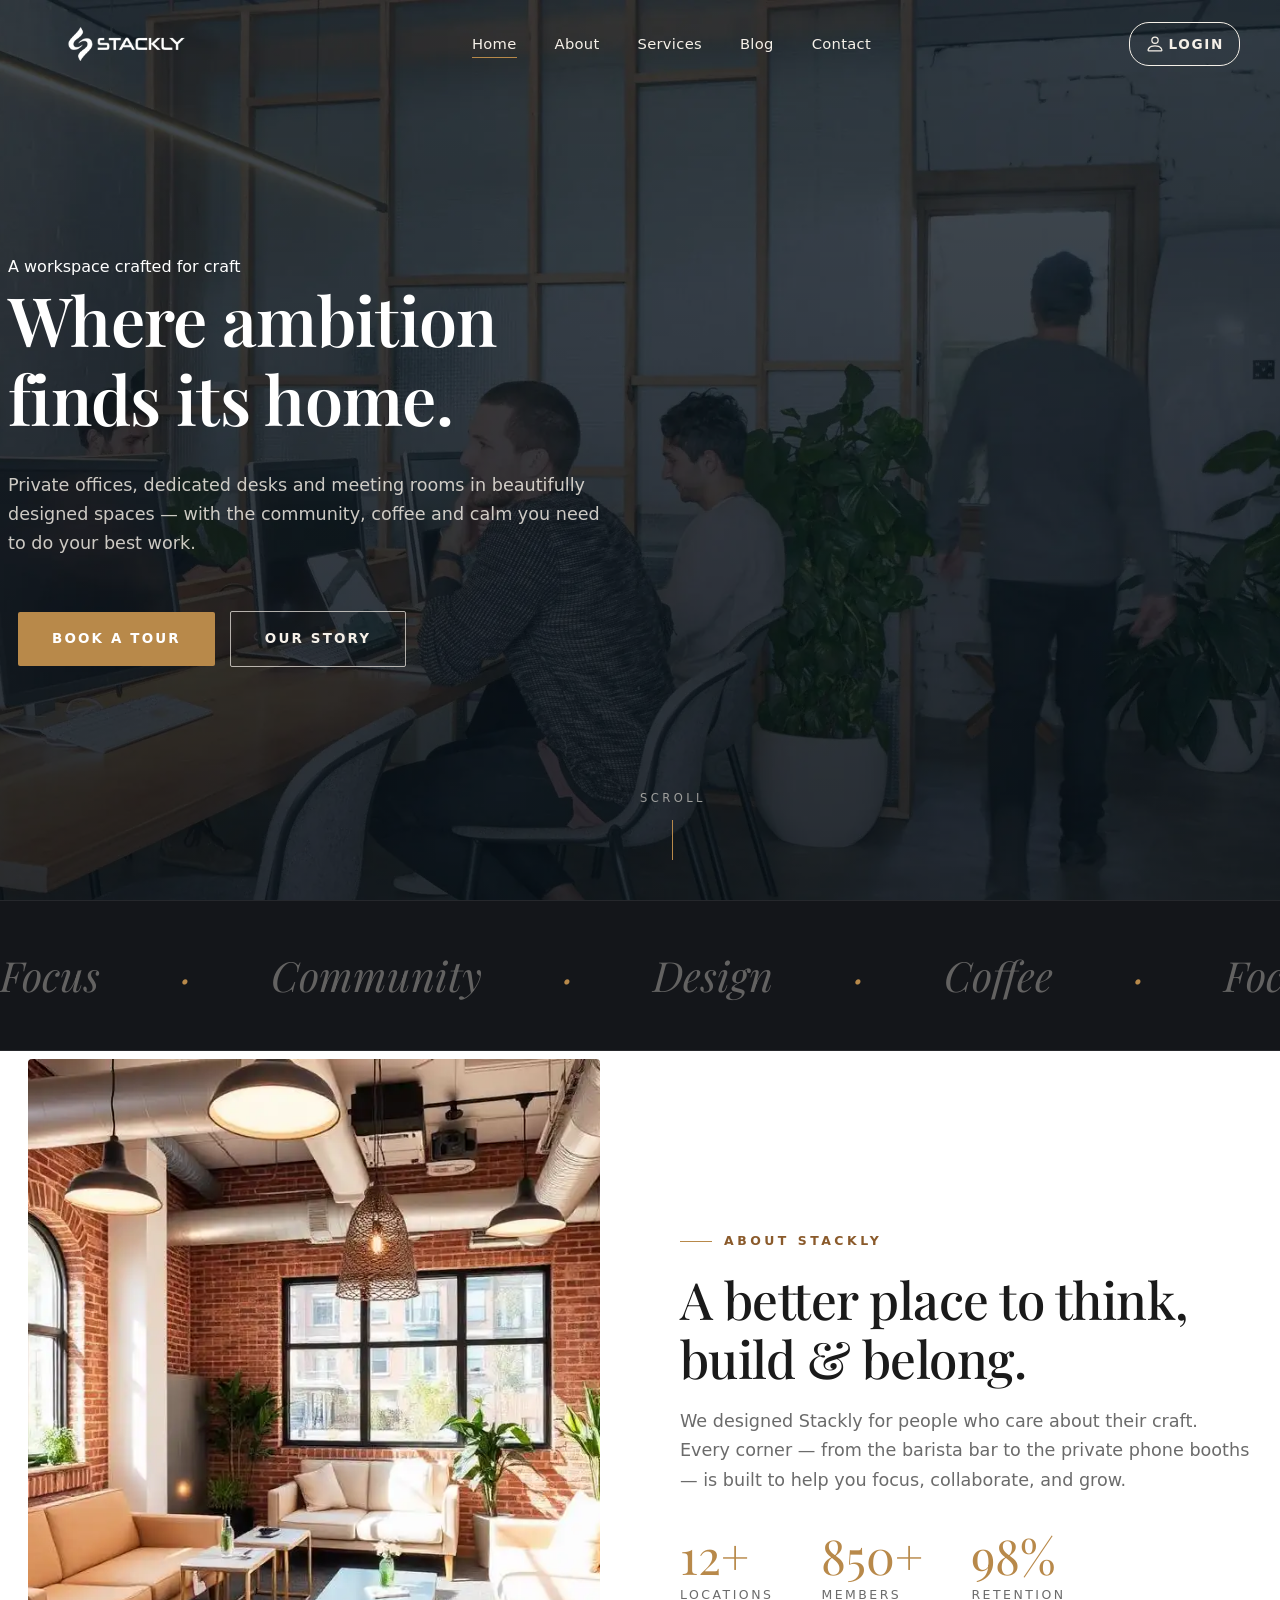
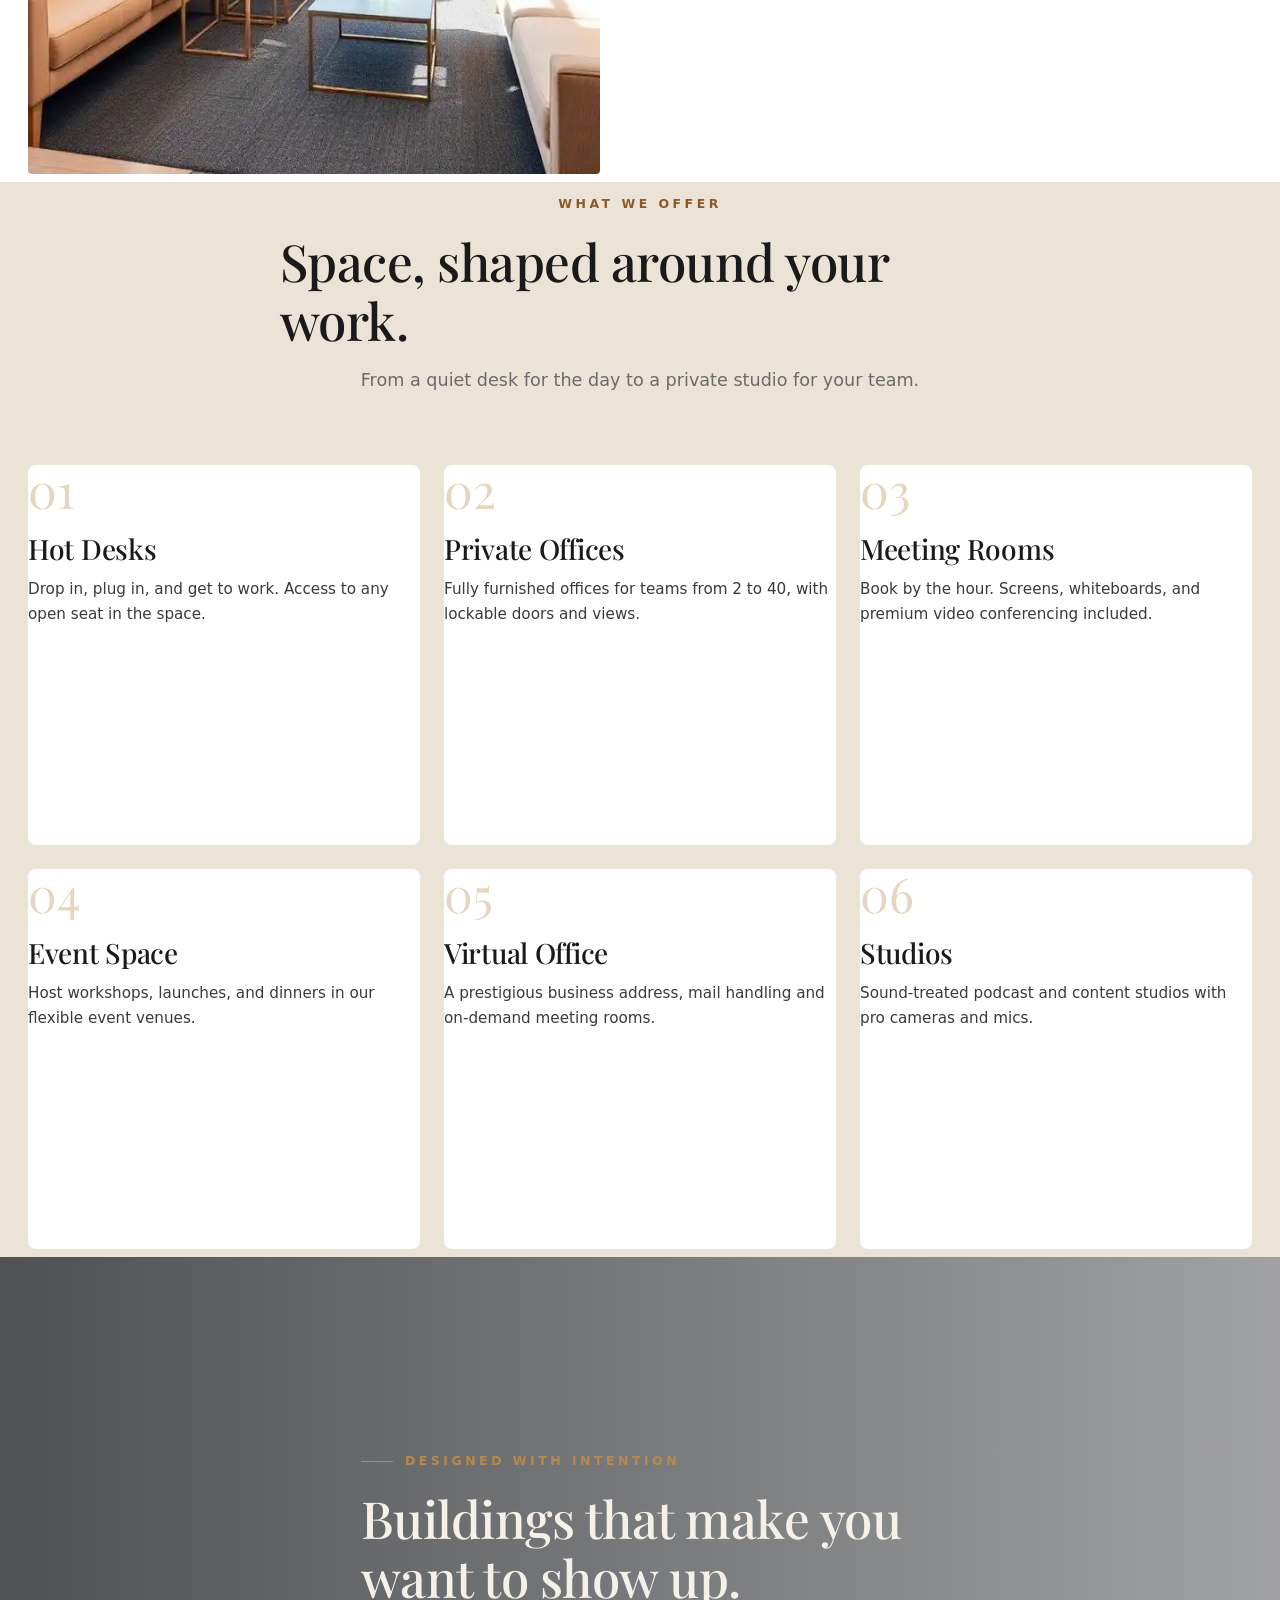
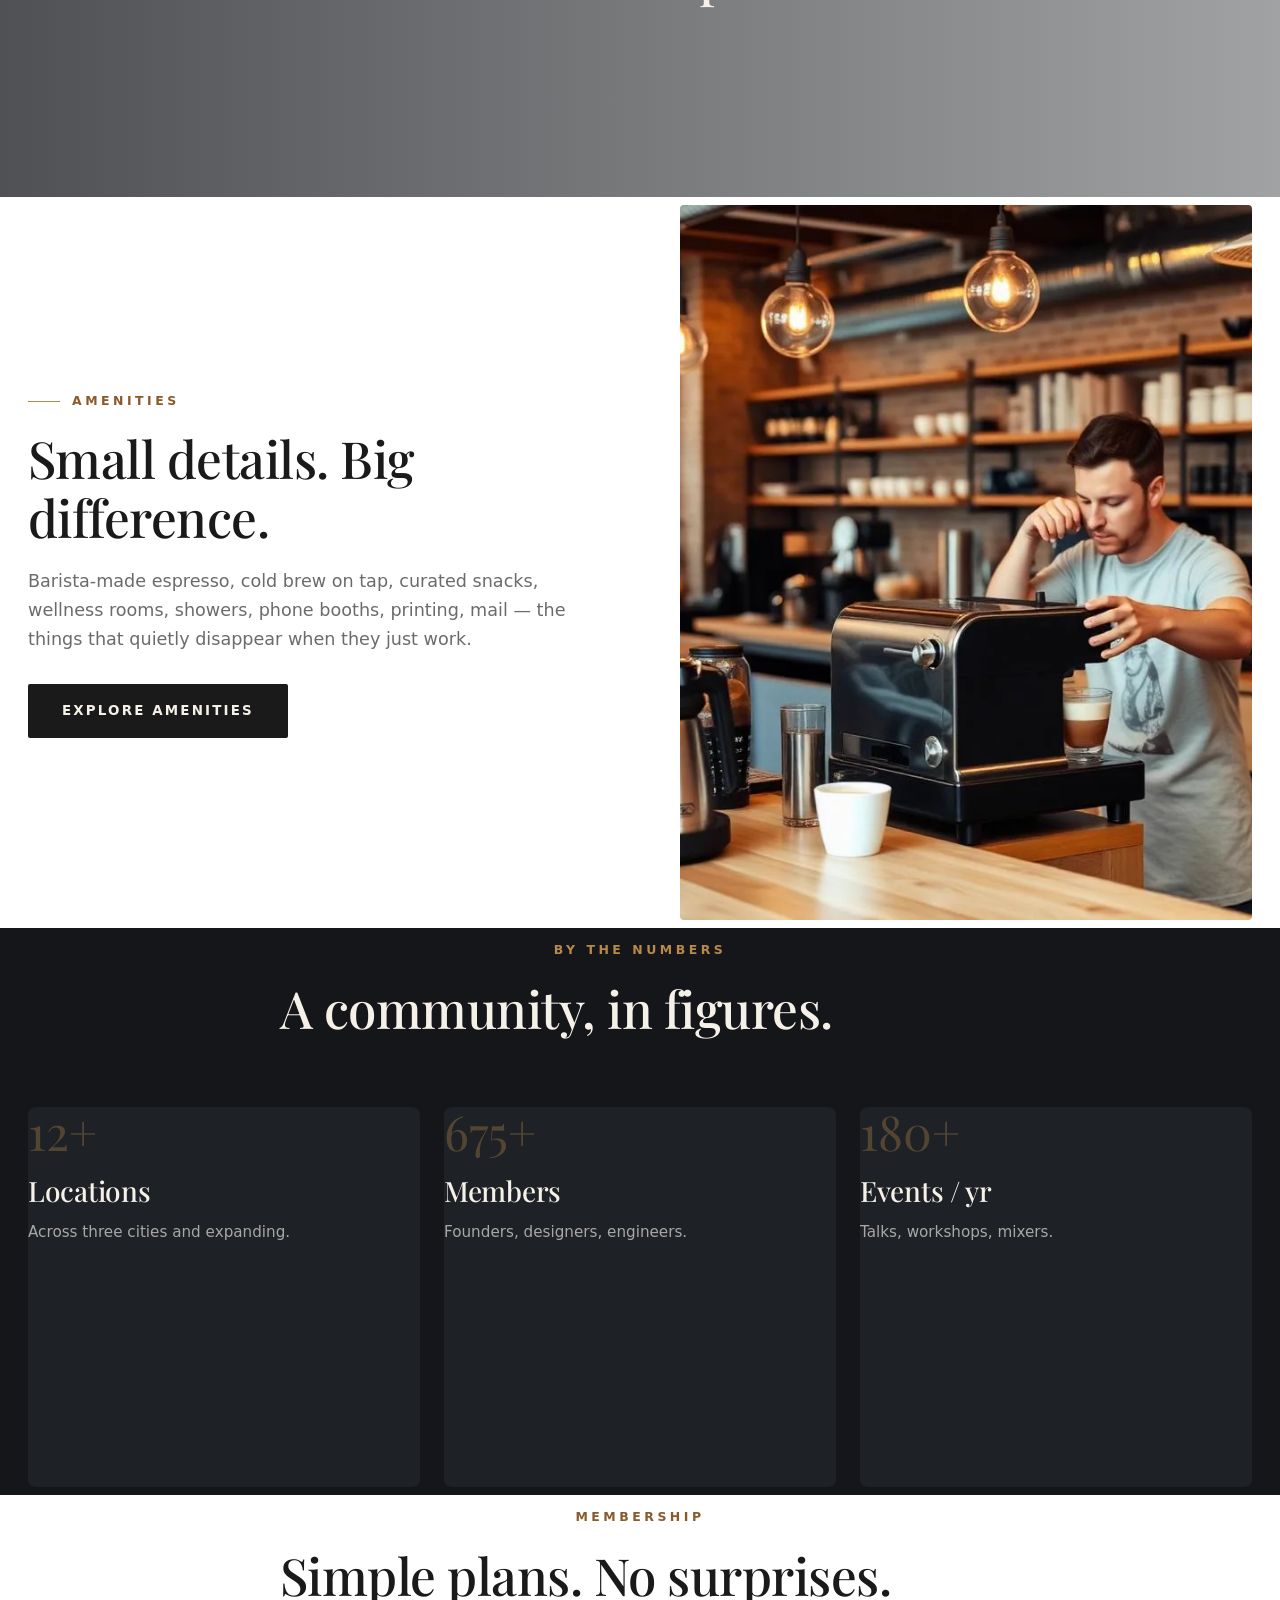
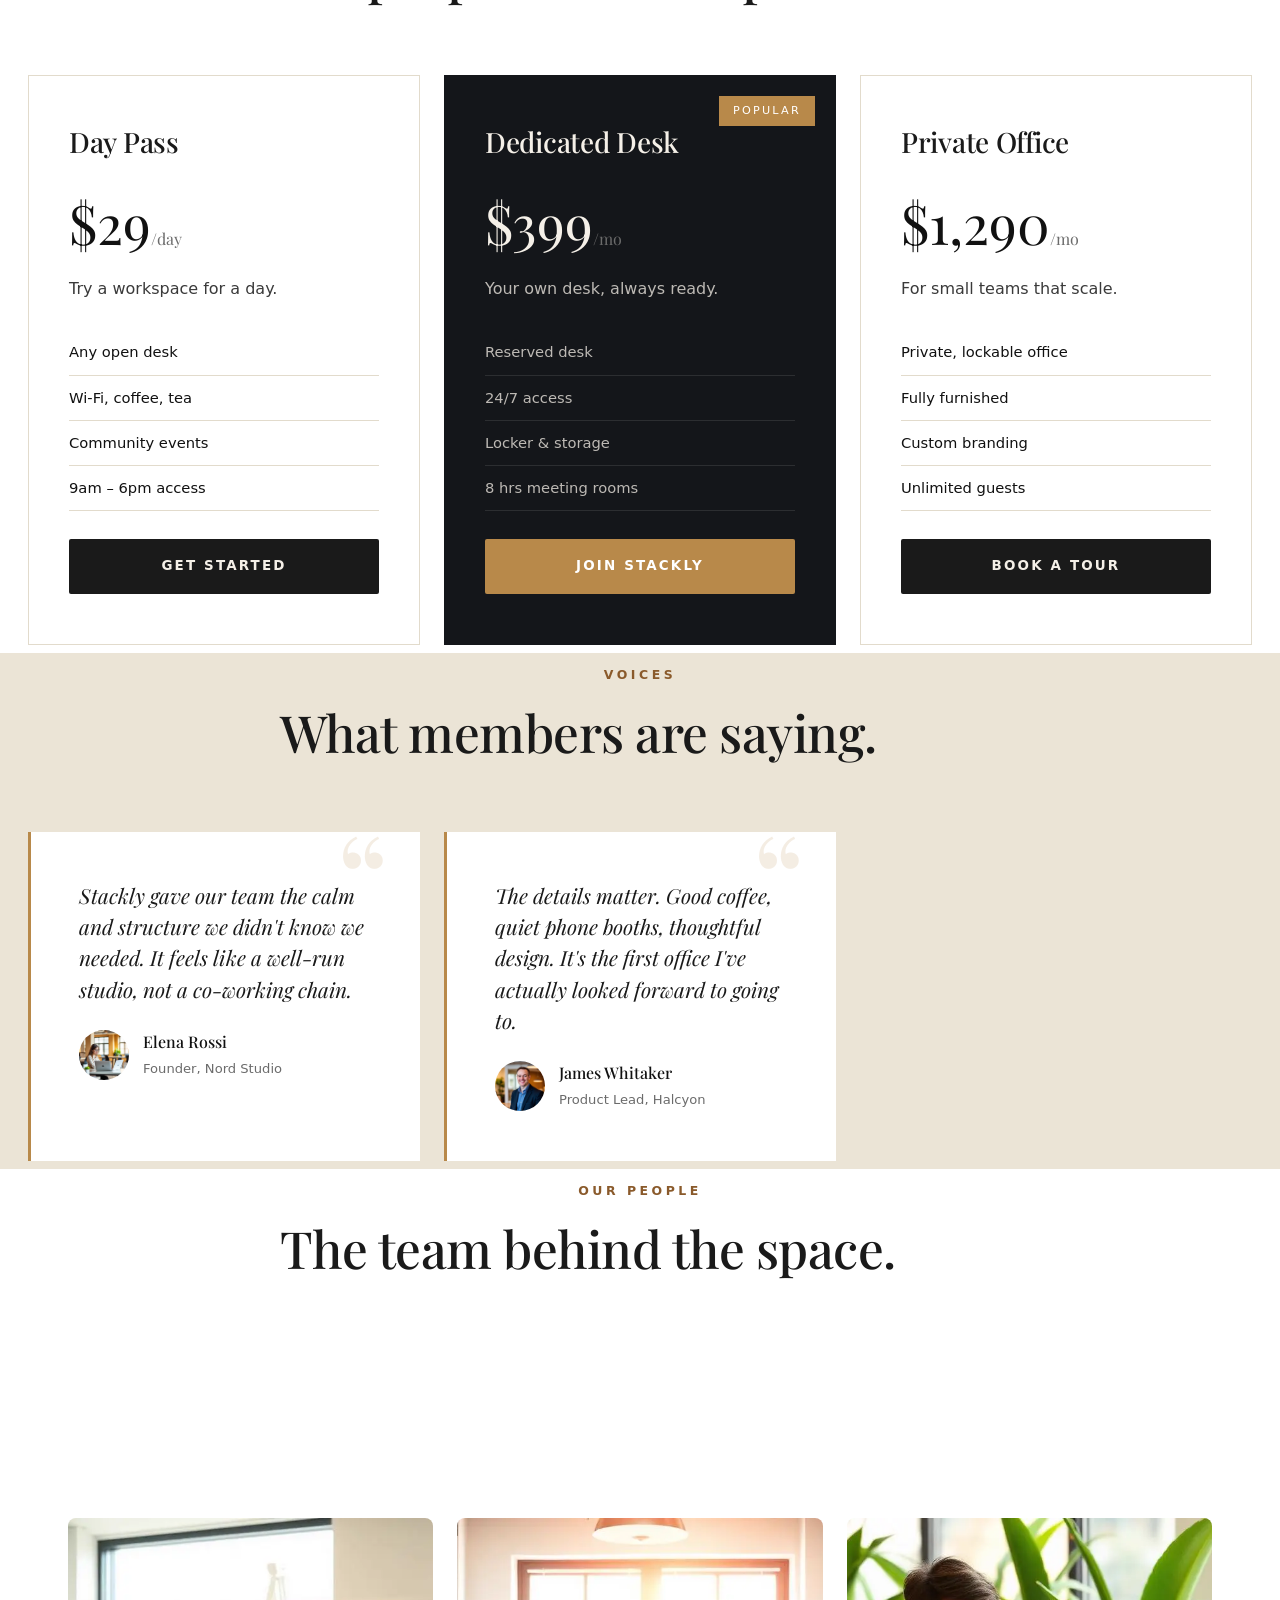
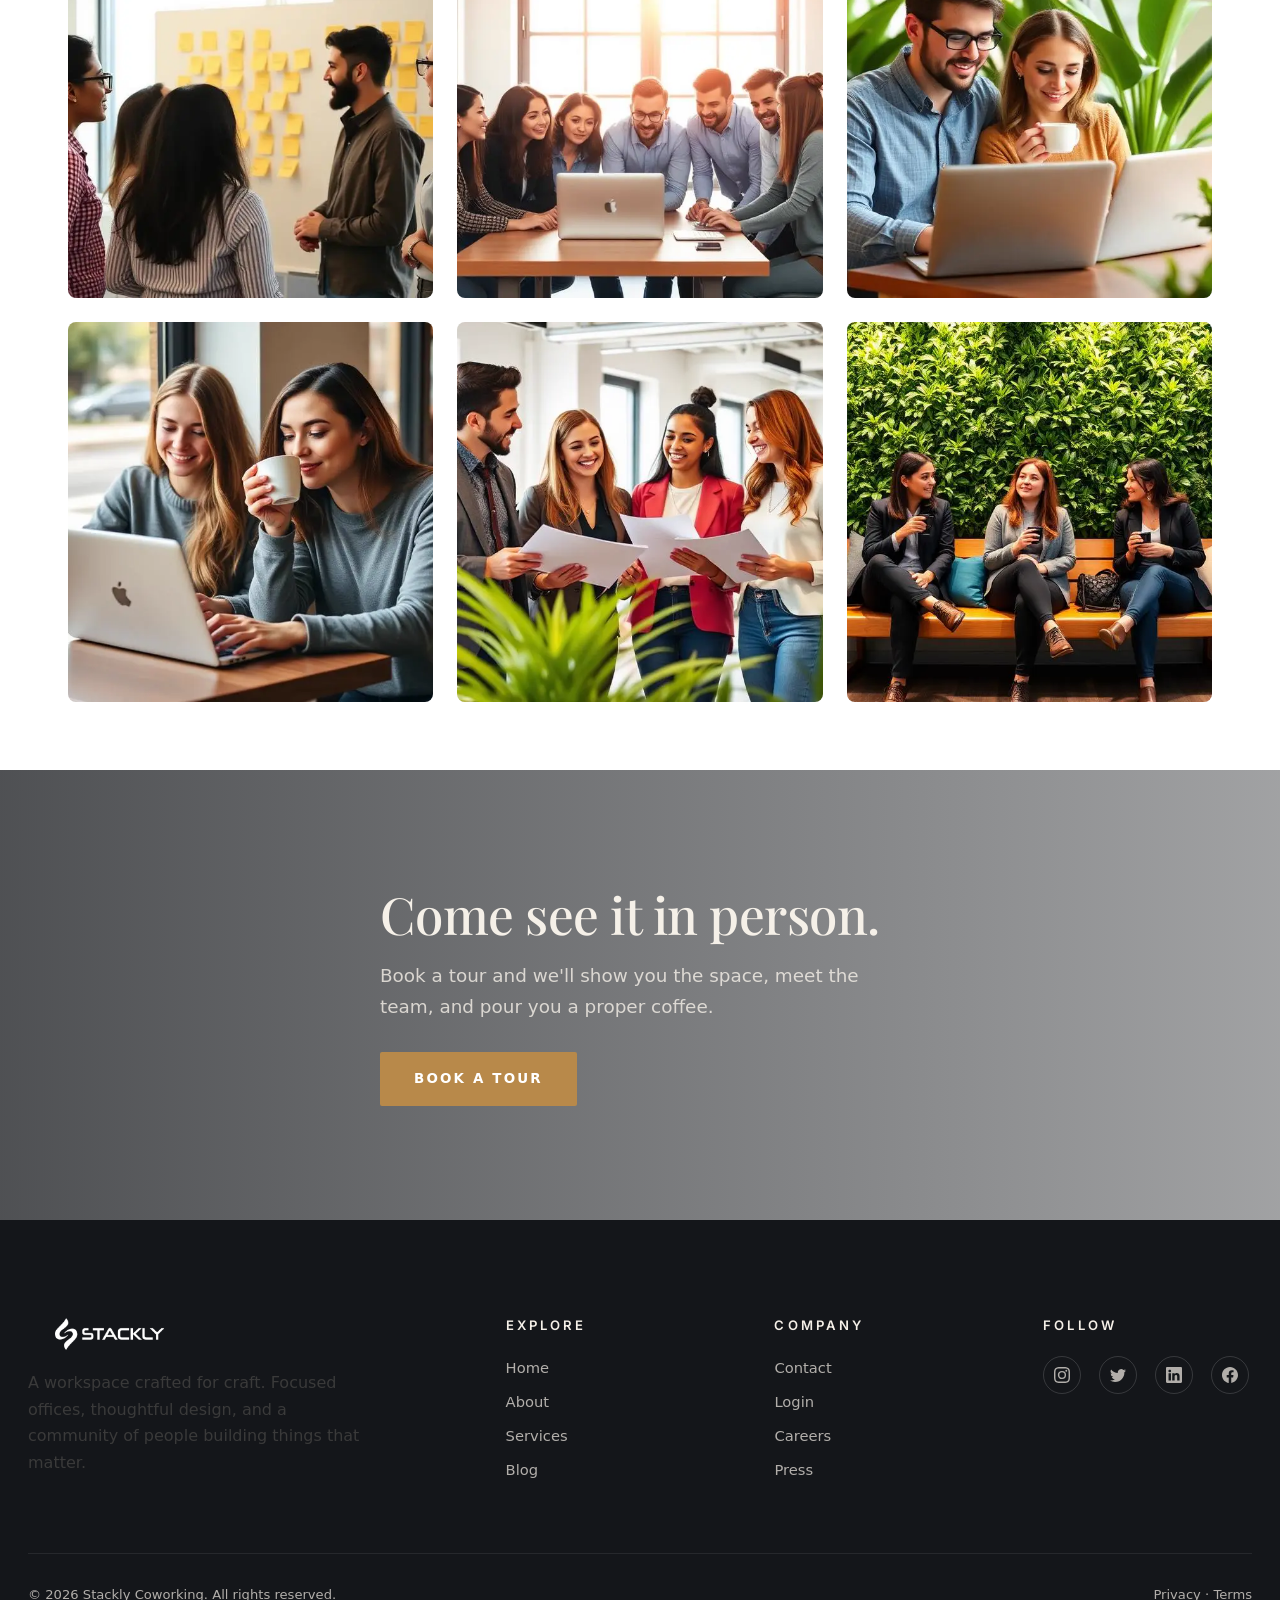
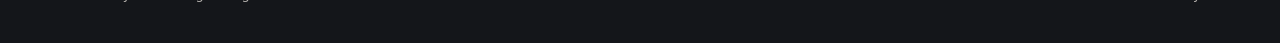
<file: index.html>
<!DOCTYPE html>
<html lang="en">
<head>
<meta charset="UTF-8" />
<meta name="viewport" content="width=device-width, initial-scale=1.0" />
<title>STACKLY — Premium Coworking Space for Modern Professionals</title>
<meta name="description" content="STACKLY offers thoughtfully designed coworking spaces, private offices, meeting rooms and a community built for focused work." />
<link rel="icon" href="/favicon.ico" />
<link rel="preconnect" href="https://fonts.googleapis.com" />
<link rel="preconnect" href="https://fonts.gstatic.com" crossorigin />
<link href="https://fonts.googleapis.com/css2?family=Playfair+Display:wght@400;500;600&family=Inter:wght@300;400;500;600;700&display=swap" rel="stylesheet" />
<link rel="stylesheet" href="./css/style.css" />






<style>
  * { box-sizing: border-box; margin: 0; padding: 0; }
  body { font-family: system-ui, -apple-system, sans-serif; background: #fff; color: #111; }

  .wrap{
    width:100%;
    max-width:1600px;
    margin:auto;
    padding:60px 40px;
}




  h1 { text-align: left; font-size: 68px; font-weight: 600; margin-bottom: 32px; color: #fff; }

  .grid {
    display: grid;
    gap: 24px;
     grid-template-columns: repeat(auto-fit, minmax(300px, 1fr));
  }
  @media (min-width: 640px) { .grid { grid-template-columns: repeat(2, 1fr); } }
  @media (min-width: 1024px) { .grid { grid-template-columns: repeat(3, 1fr); } }

  .card{
    position:relative;
    width:100%;
    height:380px;
    overflow:hidden;
    border:none;
    cursor:pointer;
    padding:0;
    border-radius:8px;
}

.card img{
    width:100%;
    height:100%;
    object-fit:cover;
    object-position: center;
    transition: transform .5s ease;
}

 .card:hover img{
    transform:scale(1.08);
}   



@media (max-width: 768px) {
    .card {
        height: 300px;
        width: 250px;
    }
}

  .overlay {
    position: absolute;
    inset: 0;
    display: flex;
    flex-direction: column;
    align-items: center;
    justify-content: center;
    gap: 12px;
    background: rgba(72, 187, 156, 0.75);
    color: #fff;
    opacity: 0;
    visibility: hidden;
    transition: opacity .3s ease, visibility .3s ease;
}

.card:hover .overlay {
    opacity: 1;
    visibility: visible;
}
  .overlay .icon {
    width: 56px; height: 56px;
    border: 2px solid #fff;
    border-radius: 6px;
    display: grid; place-items: center;
  }
  .overlay .label { font-size: 22px; font-weight: 600; }

  /* Desktop: hide overlay, show on hover */
  @media (hover: hover) and (min-width: 640px) {
    .overlay { opacity: 0; }
    .card:hover .overlay { opacity: 1; }
  } 

  /* Lightbox */
  .lightbox {
    position: fixed; inset: 0;
    background: rgba(0,0,0,.9);
    display: none;
    align-items: center; justify-content: center;
    z-index: 50;
  }
  .lightbox.open { display: flex; }
  .lightbox img {
    width: 80%;
    max-width: 900px;
    height: auto;
    max-height: 80vh;
    object-fit: contain;
    border-radius: 8px;
}
  .lightbox button {
    position: absolute;
    background: rgba(255,255,255,.1);
    color: #fff; border: none; cursor: pointer;
    display: grid; place-items: center;
  }
  .lightbox .close{
    position:absolute;
    top:25px;
    right:30px;
    width:55px;
    height:55px;
    font-size:32px;
    color:#fff;
    background:transparent;
    border:none;
    cursor:pointer;
    z-index:9999;
}



  .lightbox .prev, .lightbox .next {
    top: 50%; transform: translateY(-50%);
    width: 48px; height: 48px; border-radius: 50%;
  }
  .lightbox .prev { left: 16px; }
  .lightbox .next { right: 16px; }
  .lightbox button:hover { background: rgba(255,255,255,.2); }
</style>







</head>
<body>

<nav class="nav dark">
  <a href="index.html" class="nav-logo"><img src="./images/logo-dark (1).webp" alt="STACKLY Logo" class="nav-logo-img" /></a>
  <ul class="nav-menu">
    <li><a href="index.html" class="active">Home</a></li>
    <li><a href="about.html">About</a></li>
    <li><a href="services.html">Services</a></li>
    <li><a href="blog.html">Blog</a></li>
    <li><a href="contact.html">Contact</a></li>
    <li class="mobile-login"><a href="login.html" class="nav-cta" style="display: flex; justify-content: center; align-items: center; gap: 3px;"><svg xmlns="http://www.w3.org/2000/svg" width="20" height="20" fill="currentColor" class="bi bi-person" viewBox="0 0 16 16">
  <path d="M8 8a3 3 0 1 0 0-6 3 3 0 0 0 0 6m2-3a2 2 0 1 1-4 0 2 2 0 0 1 4 0m4 8c0 1-1 1-1 1H3s-1 0-1-1 1-4 6-4 6 3 6 4m-1-.004c-.001-.246-.154-.986-.832-1.664C11.516 10.68 10.289 10 8 10s-3.516.68-4.168 1.332c-.678.678-.83 1.418-.832 1.664z"/>
</svg> Login</a></li>
  </ul>
  <ul class="mobile-login-button" style="list-style: none;">
    <li><a href="login.html" class="nav-cta" style="display: flex; justify-content: center; align-items: center; gap: 3px;"><svg xmlns="http://www.w3.org/2000/svg" width="20" height="20" fill="currentColor" class="bi bi-person" viewBox="0 0 16 16">
  <path d="M8 8a3 3 0 1 0 0-6 3 3 0 0 0 0 6m2-3a2 2 0 1 1-4 0 2 2 0 0 1 4 0m4 8c0 1-1 1-1 1H3s-1 0-1-1 1-4 6-4 6 3 6 4m-1-.004c-.001-.246-.154-.986-.832-1.664C11.516 10.68 10.289 10 8 10s-3.516.68-4.168 1.332c-.678.678-.83 1.418-.832 1.664z"/>
</svg> Login</a></li>
  </ul>
  
  <button class="nav-toggle" aria-label="Menu"><span></span><span></span><span></span></button>
</nav>

<section class="hero">
    <div class="hero-carousel">

        <div class="hero-slide active"
            style="background-image:url('./images/bg-img1.webp')"></div>

        <div class="hero-slide"
            style="background-image:url('./images/bg-img2.webp')"></div>


        <div class="hero-slide"
            style="background-image:url('./images/bg-img3.webp')"></div>

        <!-- <div class="hero-slide"
            style="background-image:url('./images/blog-4.webp')"></div> -->

        <div class="grid-overlay"></div>

    </div>

    <div style="margin-top: 30px;" class="container hero-inner">
        <div class="hero-eyebrow">A workspace crafted for craft</div>

        <h1>
            <span class="word"><span>Where</span></span>
            <span class="word"><span>ambition</span></span><br>
            <span class="word"><span>finds</span></span>
            <span class="word"><span>its</span></span>
            <span class="word"><span>home.</span></span>
        </h1>

        <p class="hero-sub">
            Private offices, dedicated desks and meeting rooms in beautifully
            designed spaces — with the community, coffee and calm you need to
            do your best work.
        </p>

        <div class="hero-actions">
            <a href="404.html" class="btn btn-primary" style="margin: 10px;">Book a Tour</a>
            <a href="404.html" class="btn btn-outline">Our Story</a>
        </div>
    </div>

    <div class="hero-scroll">Scroll</div>

</section>




<!-- 2. MARQUEE -->
<div class="marquee">
  <div class="marquee-track">
    <span>Focus</span><span class="gold">·</span><span>Community</span><span class="gold">·</span>
    <span>Design</span><span class="gold">·</span><span>Coffee</span><span class="gold">·</span>
    <span>Focus</span><span class="gold">·</span><span>Community</span><span class="gold">·</span>
    <span>Design</span><span class="gold">·</span><span>Coffee</span><span class="gold">·</span>
  </div>
</div>

<!-- 3. INTRO / ABOUT -->
<section class="section">
  <div class="container split">
    <div class="split-img reveal-left"><img src="./images/workspace-1.webp" alt="Lounge" loading="lazy" /></div>
    <div class="reveal">
      <div class="eyebrow">About Stackly</div>
      <h2>A better place to think, build & belong.</h2>
      <p class="lead" style="margin-top:20px;">We designed Stackly for people who care about their craft. Every corner — from the barista bar to the private phone booths — is built to help you focus, collaborate, and grow.</p>
      <div class="stats">
        <div><div class="stat-num"><span data-count="12" data-suffix="+">0</span></div><div class="stat-label">Locations</div></div>
        <div><div class="stat-num"><span data-count="850" data-suffix="+">0</span></div><div class="stat-label">Members</div></div>
        <div><div class="stat-num"><span data-count="98" data-suffix="%">0</span></div><div class="stat-label">Retention</div></div>
      </div>
    </div>
  </div>
</section>

<!-- 4. FEATURES -->
<section class="section" style="background:var(--bg-alt);">
  <div class="container">
    <div class="section-head center reveal">
      <div class="eyebrow">What we offer</div>
      <h2>Space, shaped around your work.</h2>
      <p class="lead" style="margin:16px auto 0;">From a quiet desk for the day to a private studio for your team.</p>
    </div>
    <div class="grid grid-3">
      <div class="card reveal delay-1"><div class="card-num">01</div><h3>Hot Desks</h3><p>Drop in, plug in, and get to work. Access to any open seat in the space.</p></div>
      <div class="card reveal delay-2"><div class="card-num">02</div><h3>Private Offices</h3><p>Fully furnished offices for teams from 2 to 40, with lockable doors and views.</p></div>
      <div class="card reveal delay-3"><div class="card-num">03</div><h3>Meeting Rooms</h3><p>Book by the hour. Screens, whiteboards, and premium video conferencing included.</p></div>
      <div class="card reveal delay-1"><div class="card-num">04</div><h3>Event Space</h3><p>Host workshops, launches, and dinners in our flexible event venues.</p></div>
      <div class="card reveal delay-2"><div class="card-num">05</div><h3>Virtual Office</h3><p>A prestigious business address, mail handling and on-demand meeting rooms.</p></div>
      <div class="card reveal delay-3"><div class="card-num">06</div><h3>Studios</h3><p>Sound-treated podcast and content studios with pro cameras and mics.</p></div>
    </div>
  </div>
</section>

<!-- 5. IMAGE BAND -->
<section class="band" style="background-image:url('./images/building.webp');">
  <div class="container reveal">
    <div class="eyebrow" style="color:var(--accent);">Designed with intention</div>
    <h2>Buildings that make you want to show up.</h2>
  </div>
</section>

<!-- 6. SPLIT REVERSE -->
<section class="section">
  <div class="container split reverse">
    <div class="split-img reveal-right"><img src="./images/amenity-cafe.webp" alt="In-house cafe" loading="lazy" /></div>
    <div class="reveal">
      <div class="eyebrow">Amenities</div>
      <h2>Small details. Big difference.</h2>
      <p class="lead" style="margin-top:20px;">Barista-made espresso, cold brew on tap, curated snacks, wellness rooms, showers, phone booths, printing, mail — the things that quietly disappear when they just work.</p>
      <a href="404.html" class="btn btn-dark" style="margin-top:30px;">Explore Amenities</a>
    </div>
  </div>
</section>

<!-- 7. DARK STATS -->
<section class="section dark-sec">
  <div class="container">
    <div class="section-head center reveal">
      <div class="eyebrow">By the numbers</div>
      <h2>A community, in figures.</h2>
    </div>
    <div class="grid grid-4">
      <div class="card reveal delay-1"><div class="card-num"><span data-count="12" data-suffix="+">0</span></div><h3>Locations</h3><p>Across three cities and expanding.</p></div>
      <div class="card reveal delay-2"><div class="card-num"><span data-count="850" data-suffix="+">0</span></div><h3>Members</h3><p>Founders, designers, engineers.</p></div>
      <div class="card reveal delay-3"><div class="card-num"><span data-count="240" data-suffix="+">0</span></div><h3>Events / yr</h3><p>Talks, workshops, mixers.</p></div>
      <!-- <div class="card reveal delay-4"><div class="card-num"><span data-count="24" data-suffix="/7">0</span></div><h3>Access</h3><p>Come and go on your schedule.</p></div> -->
    </div>
  </div>
</section>

<!-- 8. PRICING -->
<section class="section">
  <div class="container">
    <div class="section-head center reveal">
      <div class="eyebrow">Membership</div>
      <h2>Simple plans. No surprises.</h2>
    </div>
    <div class="pricing-grid">
      <div class="price-card reveal delay-1">
        <h3>Day Pass</h3>
        <div class="price">$29<small>/day</small></div>
        <p>Try a workspace for a day.</p>
        <ul>
          <li>Any open desk</li><li>Wi-Fi, coffee, tea</li><li>Community events</li><li>9am – 6pm access</li>
        </ul>
        <a href="404.html" class="btn btn-dark" style="width:100%; justify-content:center;">Get Started</a>
      </div>
      <div class="price-card featured reveal delay-2">
        <span class="badge">Popular</span>
        <h3>Dedicated Desk</h3>
        <div class="price">$399<small>/mo</small></div>
        <p>Your own desk, always ready.</p>
        <ul>
          <li>Reserved desk</li><li>24/7 access</li><li>Locker & storage</li><li>8 hrs meeting rooms</li>
        </ul>
        <a href="404.html" class="btn btn-primary" style="width:100%; justify-content:center;">Join Stackly</a>
      </div>
      <div class="price-card reveal delay-3">
        <h3>Private Office</h3>
        <div class="price">$1,290<small>/mo</small></div>
        <p>For small teams that scale.</p>
        <ul>
          <li>Private, lockable office</li><li>Fully furnished</li><li>Custom branding</li><li>Unlimited guests</li>
        </ul>
        <a href="404.html" class="btn btn-dark" style="width:100%; justify-content:center;">Book a Tour</a>
      </div>
    </div>
  </div>
</section>

<!-- 9. TESTIMONIALS -->
<section class="section" style="background:var(--bg-alt);">
  <div class="container">
    <div class="section-head center reveal">
      <div class="eyebrow">Voices</div>
      <h2>What members are saying.</h2>
    </div>
    <div class="grid grid-2">
      <div class="testimonial reveal delay-1">
        <p>Stackly gave our team the calm and structure we didn't know we needed. It feels like a well-run studio, not a co-working chain.</p>
        <div class="testimonial-author"><img src="./images/person-1.webp" alt="Elena" /><div><strong>Elena Rossi</strong><small>Founder, Nord Studio</small></div></div>
      </div>
      <div class="testimonial reveal delay-2">
        <p>The details matter. Good coffee, quiet phone booths, thoughtful design. It's the first office I've actually looked forward to going to.</p>
        <div class="testimonial-author"><img src="./images/person-2.webp" alt="James" /><div><strong>James Whitaker</strong><small>Product Lead, Halcyon</small></div></div>
      </div>
    </div>
  </div>
</section>

<!-- 10. TEAM PREVIEW -->
<section class="section">
  <div class="container">
    <div class="section-head center reveal">
      <div class="eyebrow">Our People</div>
      <h2>The team behind the space.</h2>
    </div>
    <!-- <div class="team-grid"> -->
      <!-- <div class="team-card reveal delay-1"><img src="./images/person-1.webp" alt="Elena" /><div class="team-info"><span>Founder</span><strong>Elena Rossi</strong></div></div>
      <div class="team-card reveal delay-2"><img src="./images/person-2.webp" alt="James" /><div class="team-info"><span>Community</span><strong>James Whitaker</strong></div></div>
      <div class="team-card reveal delay-3"><img src="./images/person-1.webp" alt="Aya" /><div class="team-info"><span>Operations</span><strong>Aya Nakamura</strong></div></div>
      <div class="team-card reveal delay-4"><img src="./images/person-2.webp" alt="Marcus" /><div class="team-info"><span>Hospitality</span><strong>Marcus Lee</strong></div></div> -->



      

      <main class="wrap">
    <h1>Gallery</h1>
    <div class="grid" id="grid"></div>
  </main>

  <div class="lightbox" id="lightbox" role="dialog" aria-modal="true">
    <button class="close" id="closeBtn" aria-label="Close">
      <svg width="32" height="32" viewBox="0 0 24 24" fill="none" stroke="currentColor" stroke-width="2" stroke-linecap="round" stroke-linejoin="round"><path d="M18 6 6 18M6 6l12 12"/></svg>
    </button>
    <button class="prev" id="prevBtn" aria-label="Previous">
      <svg width="28" height="28" viewBox="0 0 24 24" fill="none" stroke="currentColor" stroke-width="2" stroke-linecap="round" stroke-linejoin="round"><path d="m15 18-6-6 6-6"/></svg>
    </button>
    <img id="lightboxImg" alt="" />
    <button class="next" id="nextBtn" aria-label="Next">
      <svg width="28" height="28" viewBox="0 0 24 24" fill="none" stroke="currentColor" stroke-width="2" stroke-linecap="round" stroke-linejoin="round"><path d="m9 18 6-6-6-6"/></svg>
    </button>
  </div>
































    
  </div>
</section>

<!-- 11. CTA -->
<section class="band" style="background-image:url('./images/workspace-3.webp'); min-height:50vh;">
  <div class="container reveal">
    <h2>Come see it in person.</h2>
    <p style="color:rgba(245,240,232,.8); font-size:1.15rem; margin:18px 0 30px; max-width:520px;">Book a tour and we'll show you the space, meet the team, and pour you a proper coffee.</p>
    <a href="contact.html" class="btn btn-primary">Book a Tour</a>
  </div>
</section>

<!-- FOOTER -->
<footer class="footer">
  <div class="container">
    <div class="footer-grid">
      <div>
        <a href="./index.html"><img src="./images/logo-dark.webp" alt="Stackly" class="footer-logo" /></a>
        <p style="max-width:340px;">A workspace crafted for craft. Focused offices, thoughtful design, and a community of people building things that matter.</p>
      </div>
      <div>
        <h4>Explore</h4>
        <ul>
          <li><a href="index.html">Home</a></li>
          <li><a href="about.html">About</a></li>
          <li><a href="services.html">Services</a></li>
          <li><a href="blog.html">Blog</a></li>
        </ul>
      </div>
      <div>
        <h4>Company</h4>
        <ul>
          <li><a href="contact.html">Contact</a></li>
          <li><a href="login.html">Login</a></li>
          <li><a href="404.html">Careers</a></li>
          <li><a href="404.html">Press</a></li>
        </ul>
      </div>
      <div>
        <h4>Follow</h4>
        <div class="socials">
          <a href="404.html" aria-label="Instagram"><svg xmlns="http://www.w3.org/2000/svg" width="16" height="16" fill="currentColor" class="bi bi-instagram" viewBox="0 0 16 16">
  <path d="M8 0C5.829 0 5.556.01 4.703.048 3.85.088 3.269.222 2.76.42a3.9 3.9 0 0 0-1.417.923A3.9 3.9 0 0 0 .42 2.76C.222 3.268.087 3.85.048 4.7.01 5.555 0 5.827 0 8.001c0 2.172.01 2.444.048 3.297.04.852.174 1.433.372 1.942.205.526.478.972.923 1.417.444.445.89.719 1.416.923.51.198 1.09.333 1.942.372C5.555 15.99 5.827 16 8 16s2.444-.01 3.298-.048c.851-.04 1.434-.174 1.943-.372a3.9 3.9 0 0 0 1.416-.923c.445-.445.718-.891.923-1.417.197-.509.332-1.09.372-1.942C15.99 10.445 16 10.173 16 8s-.01-2.445-.048-3.299c-.04-.851-.175-1.433-.372-1.941a3.9 3.9 0 0 0-.923-1.417A3.9 3.9 0 0 0 13.24.42c-.51-.198-1.092-.333-1.943-.372C10.443.01 10.172 0 7.998 0zm-.717 1.442h.718c2.136 0 2.389.007 3.232.046.78.035 1.204.166 1.486.275.373.145.64.319.92.599s.453.546.598.92c.11.281.24.705.275 1.485.039.843.047 1.096.047 3.231s-.008 2.389-.047 3.232c-.035.78-.166 1.203-.275 1.485a2.5 2.5 0 0 1-.599.919c-.28.28-.546.453-.92.598-.28.11-.704.24-1.485.276-.843.038-1.096.047-3.232.047s-2.39-.009-3.233-.047c-.78-.036-1.203-.166-1.485-.276a2.5 2.5 0 0 1-.92-.598 2.5 2.5 0 0 1-.6-.92c-.109-.281-.24-.705-.275-1.485-.038-.843-.046-1.096-.046-3.233s.008-2.388.046-3.231c.036-.78.166-1.204.276-1.486.145-.373.319-.64.599-.92s.546-.453.92-.598c.282-.11.705-.24 1.485-.276.738-.034 1.024-.044 2.515-.045zm4.988 1.328a.96.96 0 1 0 0 1.92.96.96 0 0 0 0-1.92m-4.27 1.122a4.109 4.109 0 1 0 0 8.217 4.109 4.109 0 0 0 0-8.217m0 1.441a2.667 2.667 0 1 1 0 5.334 2.667 2.667 0 0 1 0-5.334"/>
</svg></a>
          <a href="404.html" aria-label="Twitter"><svg xmlns="http://www.w3.org/2000/svg" width="16" height="16" fill="currentColor" class="bi bi-twitter" viewBox="0 0 16 16">
  <path d="M5.026 15c6.038 0 9.341-5.003 9.341-9.334q.002-.211-.006-.422A6.7 6.7 0 0 0 16 3.542a6.7 6.7 0 0 1-1.889.518 3.3 3.3 0 0 0 1.447-1.817 6.5 6.5 0 0 1-2.087.793A3.286 3.286 0 0 0 7.875 6.03a9.32 9.32 0 0 1-6.767-3.429 3.29 3.29 0 0 0 1.018 4.382A3.3 3.3 0 0 1 .64 6.575v.045a3.29 3.29 0 0 0 2.632 3.218 3.2 3.2 0 0 1-.865.115 3 3 0 0 1-.614-.057 3.28 3.28 0 0 0 3.067 2.277A6.6 6.6 0 0 1 .78 13.58a6 6 0 0 1-.78-.045A9.34 9.34 0 0 0 5.026 15"/>
</svg></a>
          <a href="404.html" aria-label="LinkedIn"><svg xmlns="http://www.w3.org/2000/svg" width="16" height="16" fill="currentColor" class="bi bi-linkedin" viewBox="0 0 16 16">
  <path d="M0 1.146C0 .513.526 0 1.175 0h13.65C15.474 0 16 .513 16 1.146v13.708c0 .633-.526 1.146-1.175 1.146H1.175C.526 16 0 15.487 0 14.854zm4.943 12.248V6.169H2.542v7.225zm-1.2-8.212c.837 0 1.358-.554 1.358-1.248-.015-.709-.52-1.248-1.342-1.248S2.4 3.226 2.4 3.934c0 .694.521 1.248 1.327 1.248zm4.908 8.212V9.359c0-.216.016-.432.08-.586.173-.431.568-.878 1.232-.878.869 0 1.216.662 1.216 1.634v3.865h2.401V9.25c0-2.22-1.184-3.252-2.764-3.252-1.274 0-1.845.7-2.165 1.193v.025h-.016l.016-.025V6.169h-2.4c.03.678 0 7.225 0 7.225z"/>
</svg></a>
          <a href="404.html" aria-label="Facebook"><svg xmlns="http://www.w3.org/2000/svg" width="16" height="16" fill="currentColor" class="bi bi-facebook" viewBox="0 0 16 16">
  <path d="M16 8.049c0-4.446-3.582-8.05-8-8.05C3.58 0-.002 3.603-.002 8.05c0 4.017 2.926 7.347 6.75 7.951v-5.625h-2.03V8.05H6.75V6.275c0-2.017 1.195-3.131 3.022-3.131.876 0 1.791.157 1.791.157v1.98h-1.009c-.993 0-1.303.621-1.303 1.258v1.51h2.218l-.354 2.326H9.25V16c3.824-.604 6.75-3.934 6.75-7.951"/>
</svg></a>
        </div>
      </div>
    </div>
    <div class="footer-bottom">
      <span>© 2026 Stackly Coworking. All rights reserved.</span>
      <span><a href="404.html">Privacy</a> · <a href="404.html">Terms</a></span>
    </div>
  </div>
</footer>


<script src="./js/main.js"></script>


<script>

  const IMAGES = [
    
 
  "images/g1.webp",
  "images/g2.webp",
  "images/g3.webp",
  "images/g4.webp",
  "images/g5.webp",
  "images/g6.webp"
];

  

  const grid = document.getElementById('grid');
  IMAGES.forEach((src, i) => {
    const btn = document.createElement('button');
    btn.className = 'card';
    btn.setAttribute('aria-label', `Open image ${i+1}`);
    btn.innerHTML = `
      <img src="${src}" alt="Gallery image ${i+1}" loading="lazy" />
      <span class="overlay">
        <span class="icon">
          <svg width="28" height="28" viewBox="0 0 24 24" fill="none" stroke="white" stroke-width="2" stroke-linecap="round" stroke-linejoin="round">
            <rect x="3" y="3" width="18" height="18" rx="2"/>
            <circle cx="9" cy="9" r="2"/>
            <path d="m21 15-3.086-3.086a2 2 0 0 0-2.828 0L6 21"/>
          </svg>
        </span>
        <span class="label">View Gallery</span>
      </span>`;
    btn.addEventListener('click', () => open(i));
    grid.appendChild(btn);
  });

  const lightbox = document.getElementById('lightbox');
  const lbImg = document.getElementById('lightboxImg');
  let idx = 0;

  function open(i)  { idx = i; lbImg.src = IMAGES[i]; lightbox.classList.add('open'); document.body.style.overflow = 'hidden'; }
  function close()  { lightbox.classList.remove('open'); document.body.style.overflow = ''; }
  function prev()   { idx = (idx - 1 + IMAGES.length) % IMAGES.length; lbImg.src = IMAGES[idx]; }
  function next()   { idx = (idx + 1) % IMAGES.length; lbImg.src = IMAGES[idx]; }

  document.getElementById('closeBtn').onclick = close;
  document.getElementById('prevBtn').onclick  = (e) => { e.stopPropagation(); prev(); };
  document.getElementById('nextBtn').onclick  = (e) => { e.stopPropagation(); next(); };
  lightbox.addEventListener('click', (e) => { if (e.target === lightbox) close(); });
  document.addEventListener('keydown', (e) => {
    if (!lightbox.classList.contains('open')) return;
    if (e.key === 'Escape') close();
    else if (e.key === 'ArrowLeft') prev();
    else if (e.key === 'ArrowRight') next();
  });
</script>











<script src="./js/main.js">

  
</script>
</body>
</html>
</file>
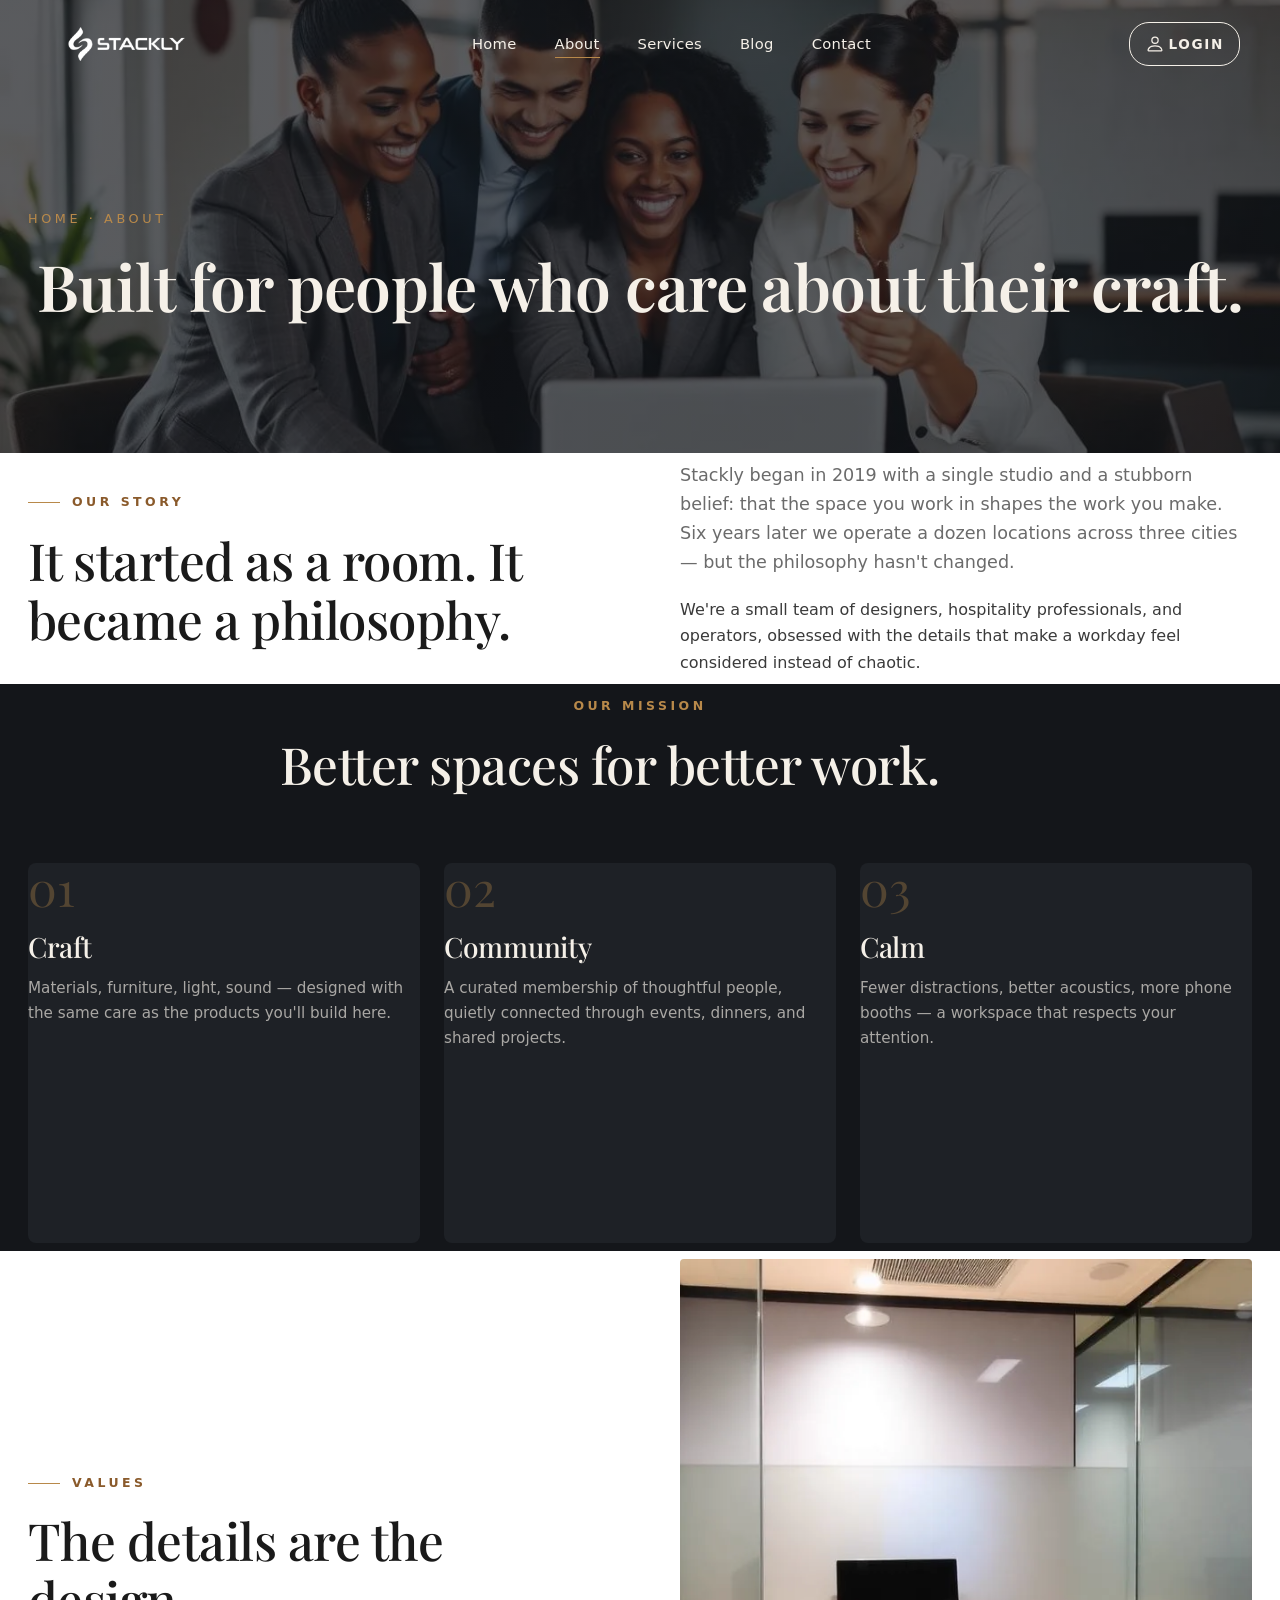
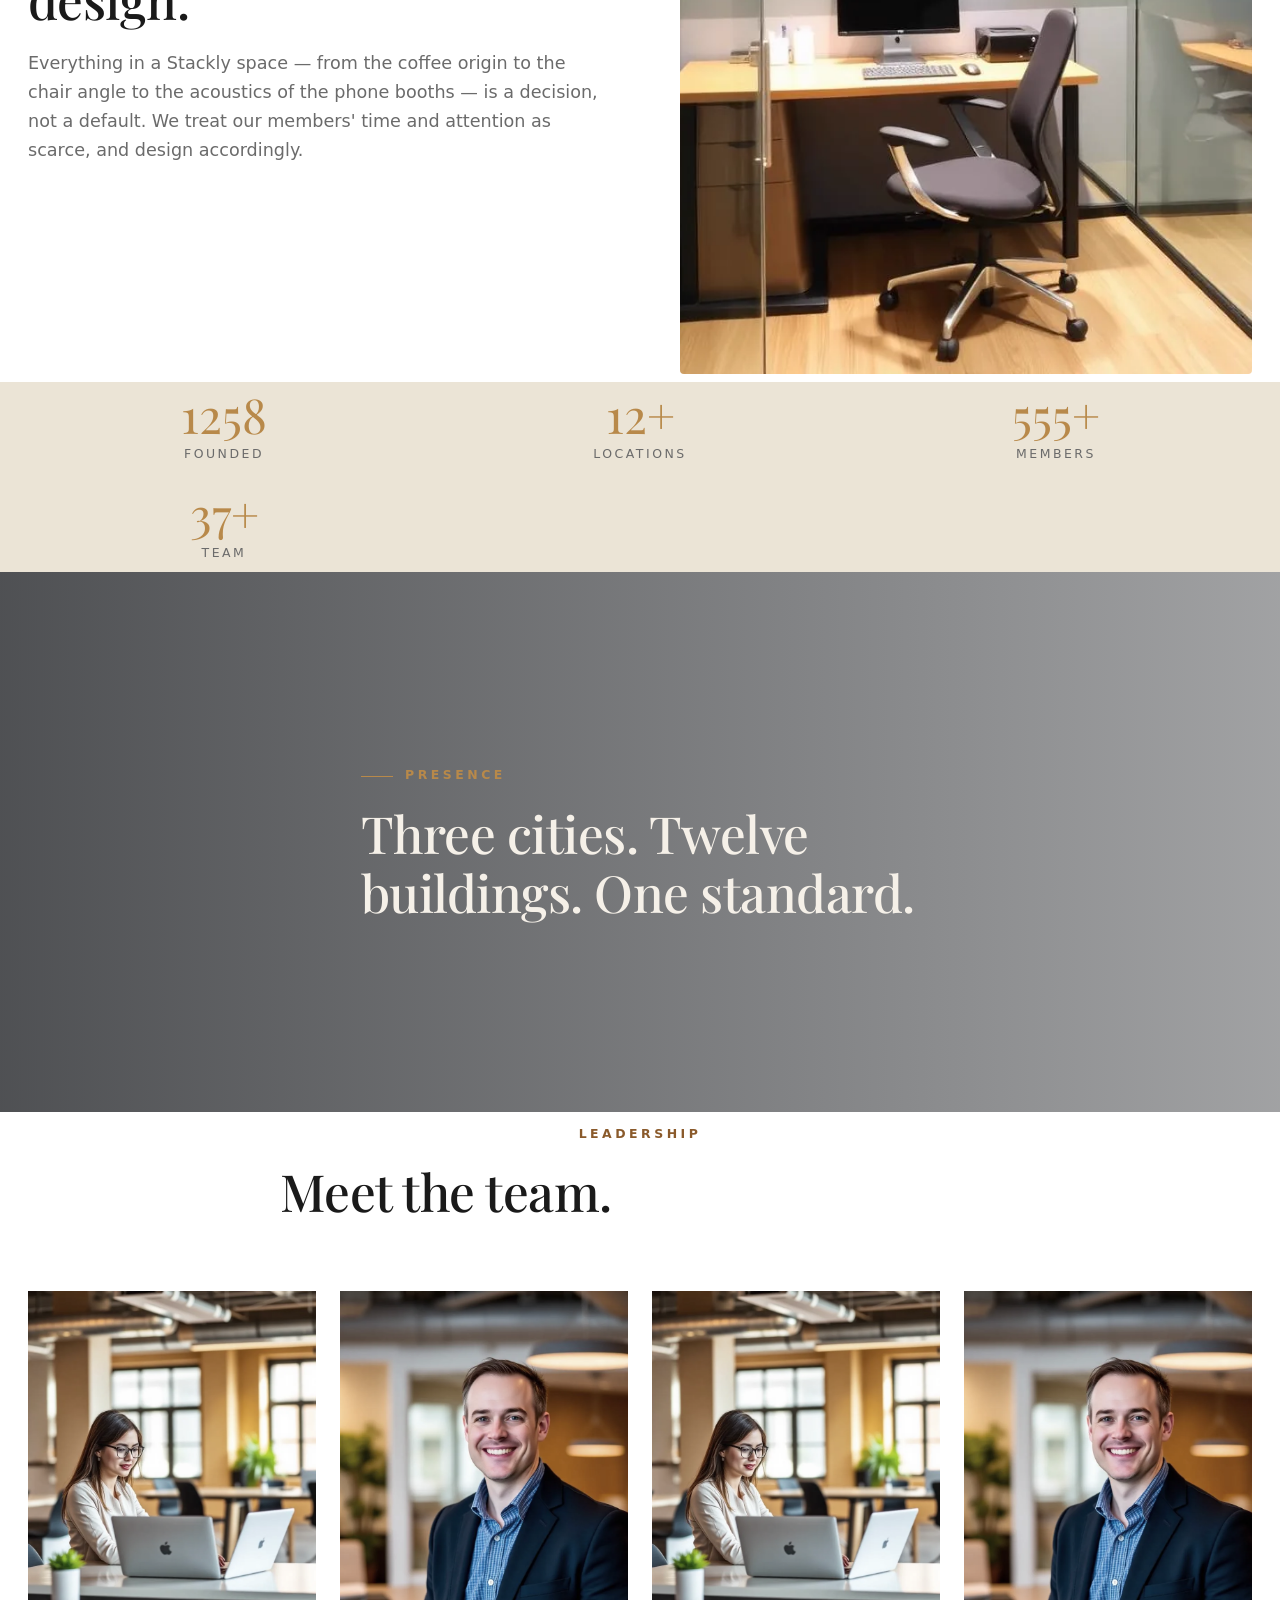
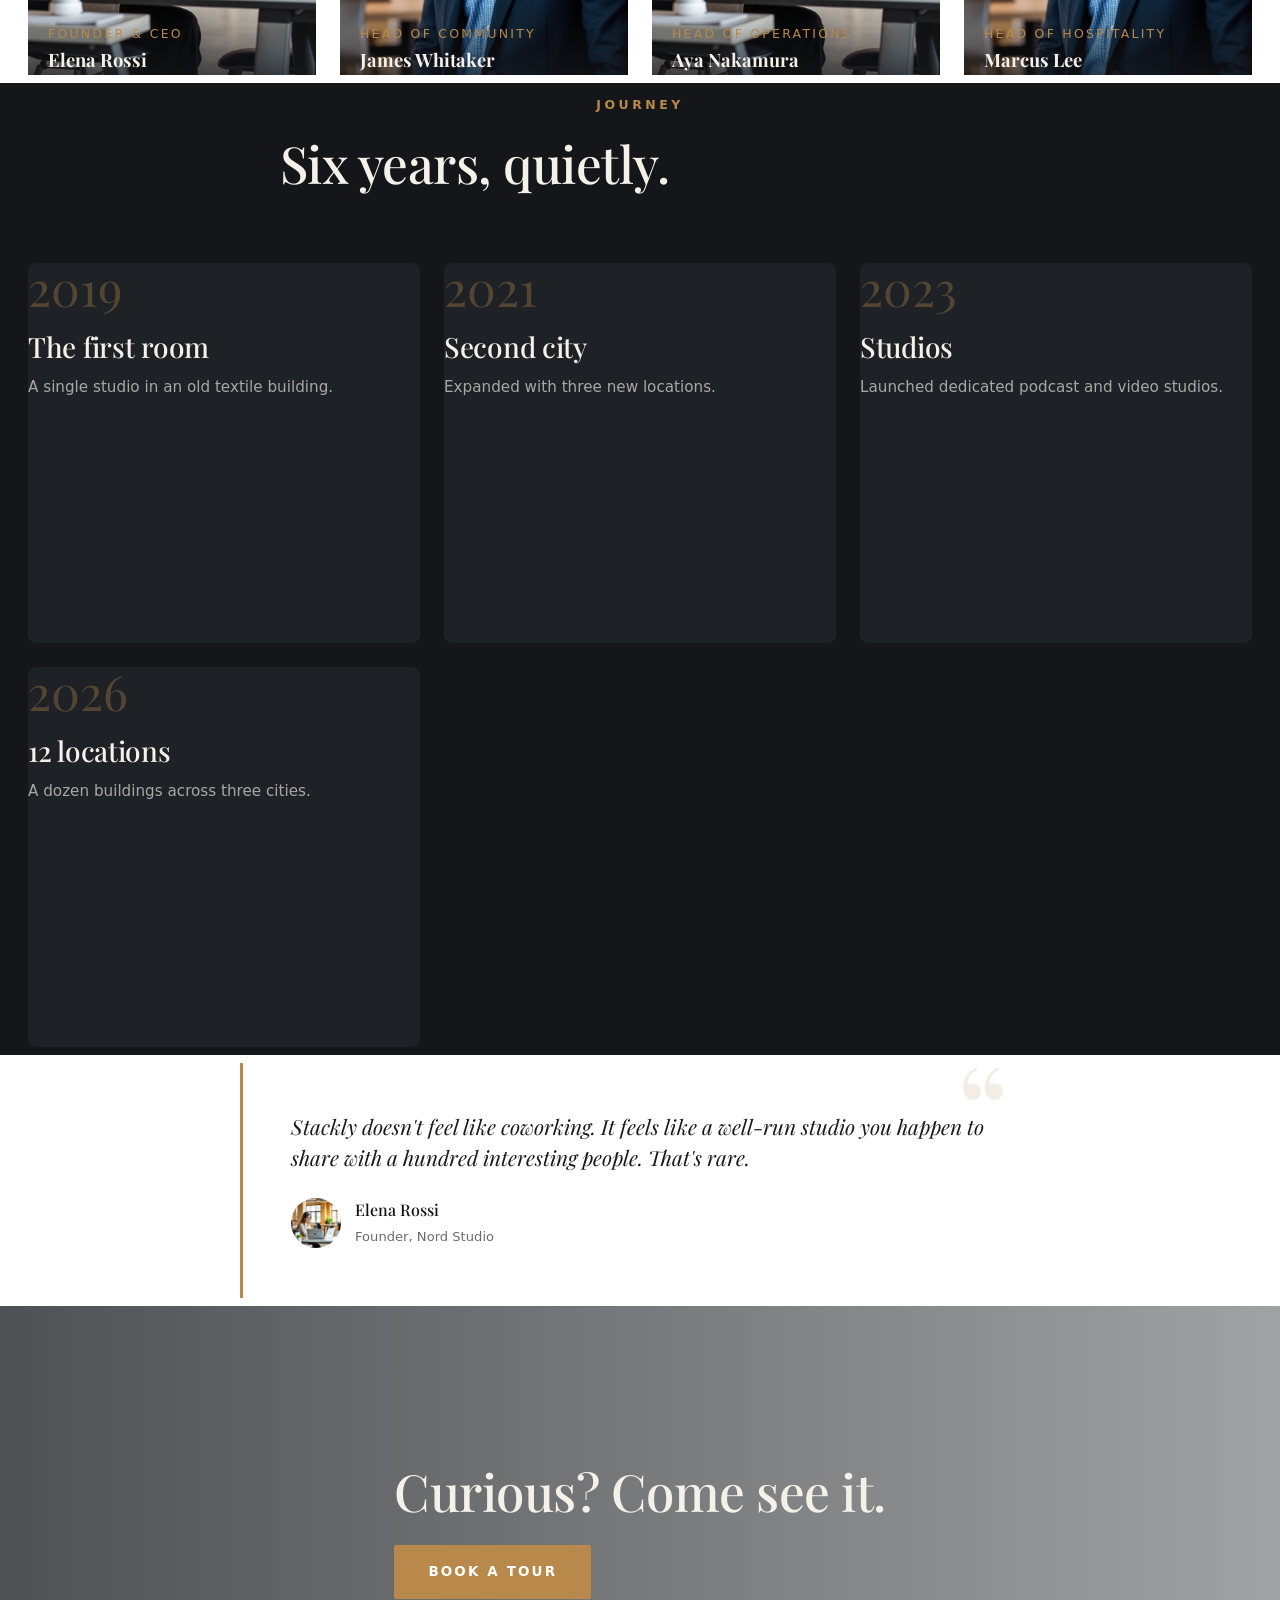
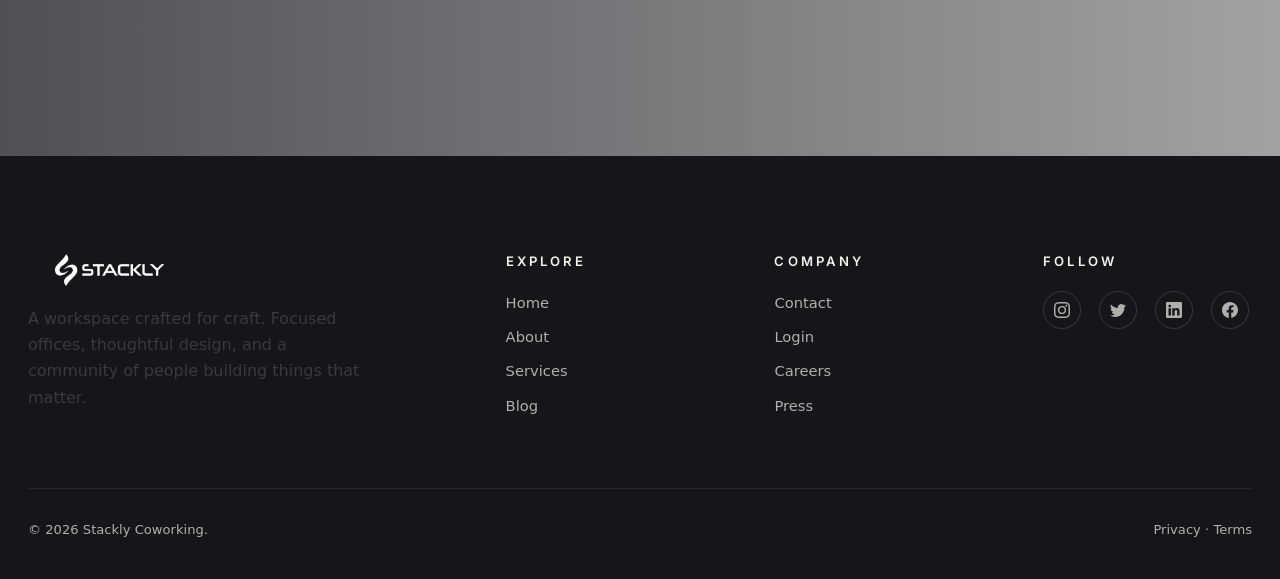
<file: about.html>
<!DOCTYPE html>
<html lang="en">

<head>
  <meta charset="UTF-8" />
  <meta name="viewport" content="width=device-width, initial-scale=1.0" />
  <title>About — STACKLY Coworking</title>
  <meta name="description" content="The story, values and team behind Stackly — a workspace crafted for craft." />
  <link rel="icon" href="/favicon.ico" />
  <link
    href="https://fonts.googleapis.com/css2?family=Playfair+Display:wght@400;500;600&family=Inter:wght@300;400;500;600;700&display=swap"
    rel="stylesheet" />
  <link rel="stylesheet" href="./css/style.css" />

  <style>
  * { box-sizing: border-box; margin: 0; padding: 0; }
  body { font-family: system-ui, -apple-system, sans-serif; background: #fff; color: #111; }

  .wrap{
    width:100%;
    max-width:1600px;
    margin:auto;
    padding:60px 40px;
}




  h1 { text-align: center; font-size: 28px; font-weight: 600; margin-bottom: 32px; }

  .grid {
    display: grid;
    gap: 24px;
     grid-template-columns: repeat(auto-fit, minmax(300px, 1fr));
  }
  @media (min-width: 640px) { .grid { grid-template-columns: repeat(2, 1fr); } }
  @media (min-width: 1024px) { .grid { grid-template-columns: repeat(3, 1fr); } }

  .card{
    position:relative;
    width:100%;
    height:380px;
    overflow:hidden;
    border:none;
    cursor:pointer;
    padding:0;
    border-radius:8px;
}

.card img{
    width:100%;
    height:100%;
    object-fit:cover;
    object-position: center;
    transition: transform .5s ease;
}

 .card:hover img{
    transform:scale(1.08);
}   
</style>

</head>

<body>

  <nav class="nav dark">
    <a href="./index.html" class="nav-logo"><img src="./images/logo-dark.webp" alt="STACKLY Logo"
        class="nav-logo-img" /></a>
    <ul class="nav-menu">
      <li><a href="index.html">Home</a></li>
      <li><a href="about.html" class="active">About</a></li>
      <li><a href="services.html">Services</a></li>
      <li><a href="blog.html">Blog</a></li>
      <li><a href="contact.html">Contact</a></li>
     <li class="mobile-login"><a href="login.html" class="nav-cta" style="display: flex; justify-content: center; align-items: center; gap: 3px;"><svg xmlns="http://www.w3.org/2000/svg" width="20" height="20" fill="currentColor" class="bi bi-person" viewBox="0 0 16 16">
  <path d="M8 8a3 3 0 1 0 0-6 3 3 0 0 0 0 6m2-3a2 2 0 1 1-4 0 2 2 0 0 1 4 0m4 8c0 1-1 1-1 1H3s-1 0-1-1 1-4 6-4 6 3 6 4m-1-.004c-.001-.246-.154-.986-.832-1.664C11.516 10.68 10.289 10 8 10s-3.516.68-4.168 1.332c-.678.678-.83 1.418-.832 1.664z"/>
</svg> Login</a></li>
    </ul>
    <ul class="mobile-login-button" style="list-style: none;">
    <li><a href="login.html" class="nav-cta" style="display: flex; justify-content: center; align-items: center; gap: 3px;"><svg xmlns="http://www.w3.org/2000/svg" width="20" height="20" fill="currentColor" class="bi bi-person" viewBox="0 0 16 16">
  <path d="M8 8a3 3 0 1 0 0-6 3 3 0 0 0 0 6m2-3a2 2 0 1 1-4 0 2 2 0 0 1 4 0m4 8c0 1-1 1-1 1H3s-1 0-1-1 1-4 6-4 6 3 6 4m-1-.004c-.001-.246-.154-.986-.832-1.664C11.516 10.68 10.289 10 8 10s-3.516.68-4.168 1.332c-.678.678-.83 1.418-.832 1.664z"/>
</svg> Login</a></li>
  </ul>
    
    <button class="nav-toggle" aria-label="Menu"><span></span><span></span><span></span></button>
  </nav>

  <section class="page-hero"
    style="background:linear-gradient(rgba(20,22,26,.7),rgba(20,22,26,.7)),url('./images/team.webp') center/cover;">
    <div class="container">
      <div class="crumb">Home · About</div>
      <h1>Built for people who care about their craft.</h1>
    </div>
  </section>

  <!-- 1. INTRO -->
  <section class="section">
    <div class="container split">
      <div class="reveal">
        <div class="eyebrow">Our Story</div>
        <h2>It started as a room. It became a philosophy.</h2>
      </div>
      <div class="reveal delay-1">
        <p class="lead">Stackly began in 2019 with a single studio and a stubborn belief: that the space you work in
          shapes the work you make. Six years later we operate a dozen locations across three cities — but the
          philosophy hasn't changed.</p>
        <p style="margin-top:20px;">We're a small team of designers, hospitality professionals, and operators, obsessed
          with the details that make a workday feel considered instead of chaotic.</p>
      </div>
    </div>
  </section>

  <!-- 2. MISSION -->
  <section class="section dark-sec">
    <div class="container">
      <div class="section-head center reveal">
        <div class="eyebrow">Our Mission</div>
        <h2>Better spaces for better work.</h2>
      </div>
      <div class="grid grid-3">
        <div class="card reveal delay-1">
          <div class="card-num">01</div>
          <h3>Craft</h3>
          <p>Materials, furniture, light, sound — designed with the same care as the products you'll build here.</p>
        </div>
        <div class="card reveal delay-2">
          <div class="card-num">02</div>
          <h3>Community</h3>
          <p>A curated membership of thoughtful people, quietly connected through events, dinners, and shared projects.
          </p>
        </div>
        <div class="card reveal delay-3">
          <div class="card-num">03</div>
          <h3>Calm</h3>
          <p>Fewer distractions, better acoustics, more phone booths — a workspace that respects your attention.</p>
        </div>
      </div>
    </div>
  </section>

  <!-- 3. VALUES SPLIT -->
  <section class="section">
    <div class="container split reverse">
      <div class="split-img reveal-right"><img src="./images/workspace-2.webp" alt="Private office" loading="lazy" />
      </div>
      <div class="reveal">
        <div class="eyebrow">Values</div>
        <h2>The details are the design.</h2>
        <p class="lead" style="margin-top:20px;">Everything in a Stackly space — from the coffee origin to the chair
          angle to the acoustics of the phone booths — is a decision, not a default. We treat our members' time and
          attention as scarce, and design accordingly.</p>
      </div>
    </div>
  </section>

  <!-- 4. STATS -->
  <section class="section" style="background:var(--bg-alt);">
    <div class="container">
      <div class="grid grid-4">
        <div class="text-center reveal delay-1">
          <div class="stat-num"><span data-count="2019">0</span></div>
          <div class="stat-label">Founded</div>
        </div>
        <div class="text-center reveal delay-2">
          <div class="stat-num"><span data-count="12" data-suffix="+">0</span></div>
          <div class="stat-label">Locations</div>
        </div>
        <div class="text-center reveal delay-3">
          <div class="stat-num"><span data-count="850" data-suffix="+">0</span></div>
          <div class="stat-label">Members</div>
        </div>
        <div class="text-center reveal delay-4">
          <div class="stat-num"><span data-count="60" data-suffix="+">0</span></div>
          <div class="stat-label">Team</div>
        </div>
      </div>
    </div>
  </section>

  <!-- 5. BAND -->
  <section class="band" style="background-image:url('./images/building.webp');">
    <div class="container reveal">
      <div class="eyebrow" style="color:var(--accent);">Presence</div>
      <h2>Three cities. Twelve buildings. One standard.</h2>
    </div>
  </section>

  <!-- 6. TEAM -->
  <section class="section">
    <div class="container">
      <div class="section-head center reveal">
        <div class="eyebrow">Leadership</div>
        <h2>Meet the team.</h2>
      </div>
      <div class="team-grid">
        <div class="team-card reveal delay-1"><img src="./images/person-1.webp" alt="Elena" />
          <div class="team-info"><span>Founder & CEO</span><strong>Elena Rossi</strong></div>
        </div>
        <div class="team-card reveal delay-2"><img src="./images/person-2.webp" alt="James" />
          <div class="team-info"><span>Head of Community</span><strong>James Whitaker</strong></div>
        </div>
        <div class="team-card reveal delay-3"><img src="./images/person-1.webp" alt="Aya" />
          <div class="team-info"><span>Head of Operations</span><strong>Aya Nakamura</strong></div>
        </div>
        <div class="team-card reveal delay-4"><img src="./images/person-2.webp" alt="Marcus" />
          <div class="team-info"><span>Head of Hospitality</span><strong>Marcus Lee</strong></div>
        </div>
      </div>
    </div>
  </section>

  <!-- 7. TIMELINE -->
  <section class="section dark-sec">
    <div class="container">
      <div class="section-head center reveal">
        <div class="eyebrow">Journey</div>
        <h2>Six years, quietly.</h2>
      </div>
      <div class="grid grid-4">
        <div class="card reveal delay-1">
          <div class="card-num">2019</div>
          <h3>The first room</h3>
          <p>A single studio in an old textile building.</p>
        </div>
        <div class="card reveal delay-2">
          <div class="card-num">2021</div>
          <h3>Second city</h3>
          <p>Expanded with three new locations.</p>
        </div>
        <div class="card reveal delay-3">
          <div class="card-num">2023</div>
          <h3>Studios</h3>
          <p>Launched dedicated podcast and video studios.</p>
        </div>
        <div class="card reveal delay-4">
          <div class="card-num">2026</div>
          <h3>12 locations</h3>
          <p>A dozen buildings across three cities.</p>
        </div>
      </div>
    </div>
  </section>

  <!-- 8. TESTIMONIAL -->
  <section class="section">
    <div class="container">
      <div class="testimonial reveal" style="max-width:800px; margin:0 auto;">
        <p>Stackly doesn't feel like coworking. It feels like a well-run studio you happen to share with a hundred
          interesting people. That's rare.</p>
        <div class="testimonial-author"><img src="./images/person-1.webp" alt="Elena" />
          <div><strong>Elena Rossi</strong><small>Founder, Nord Studio</small></div>
        </div>
      </div>
    </div>
  </section>

  <!-- 9. CTA -->
  <section class="band" style="background-image:url('./images/workspace-3.webp'); min-height:50vh;">
    <div class="container reveal">
      <h2>Curious? Come see it.</h2>
      <a href="contact.html" class="btn btn-primary" style="margin-top:24px;">Book a Tour</a>
    </div>
  </section>

  <footer class="footer">
    <div class="container">
      <div class="footer-grid">
        <div><a href="./index.html"><img src="./images/logo-dark.webp" alt="Stackly" class="footer-logo" /></a>
          <p style="max-width:340px;">A workspace crafted for craft. Focused offices, thoughtful design, and a community of people building things that matter.</p>
        </div>
        <div>
          <h4>Explore</h4>
          <ul>
            <li><a href="index.html">Home</a></li>
            <li><a href="about.html">About</a></li>
            <li><a href="services.html">Services</a></li>
            <li><a href="blog.html">Blog</a></li>
          </ul>
        </div>
        <div>
          <h4>Company</h4>
          <ul>
            <li><a href="contact.html">Contact</a></li>
            <li><a href="login.html">Login</a></li>
            <li><a href="404.html">Careers</a></li>
            <li><a href="404.html">Press</a></li>
          </ul>
        </div>
        <div>
          <h4>Follow</h4>
          <div class="socials"><a href="404.html"><svg xmlns="http://www.w3.org/2000/svg" width="16" height="16"
                fill="currentColor" class="bi bi-instagram" viewBox="0 0 16 16">
                <path
                  d="M8 0C5.829 0 5.556.01 4.703.048 3.85.088 3.269.222 2.76.42a3.9 3.9 0 0 0-1.417.923A3.9 3.9 0 0 0 .42 2.76C.222 3.268.087 3.85.048 4.7.01 5.555 0 5.827 0 8.001c0 2.172.01 2.444.048 3.297.04.852.174 1.433.372 1.942.205.526.478.972.923 1.417.444.445.89.719 1.416.923.51.198 1.09.333 1.942.372C5.555 15.99 5.827 16 8 16s2.444-.01 3.298-.048c.851-.04 1.434-.174 1.943-.372a3.9 3.9 0 0 0 1.416-.923c.445-.445.718-.891.923-1.417.197-.509.332-1.09.372-1.942C15.99 10.445 16 10.173 16 8s-.01-2.445-.048-3.299c-.04-.851-.175-1.433-.372-1.941a3.9 3.9 0 0 0-.923-1.417A3.9 3.9 0 0 0 13.24.42c-.51-.198-1.092-.333-1.943-.372C10.443.01 10.172 0 7.998 0zm-.717 1.442h.718c2.136 0 2.389.007 3.232.046.78.035 1.204.166 1.486.275.373.145.64.319.92.599s.453.546.598.92c.11.281.24.705.275 1.485.039.843.047 1.096.047 3.231s-.008 2.389-.047 3.232c-.035.78-.166 1.203-.275 1.485a2.5 2.5 0 0 1-.599.919c-.28.28-.546.453-.92.598-.28.11-.704.24-1.485.276-.843.038-1.096.047-3.232.047s-2.39-.009-3.233-.047c-.78-.036-1.203-.166-1.485-.276a2.5 2.5 0 0 1-.92-.598 2.5 2.5 0 0 1-.6-.92c-.109-.281-.24-.705-.275-1.485-.038-.843-.046-1.096-.046-3.233s.008-2.388.046-3.231c.036-.78.166-1.204.276-1.486.145-.373.319-.64.599-.92s.546-.453.92-.598c.282-.11.705-.24 1.485-.276.738-.034 1.024-.044 2.515-.045zm4.988 1.328a.96.96 0 1 0 0 1.92.96.96 0 0 0 0-1.92m-4.27 1.122a4.109 4.109 0 1 0 0 8.217 4.109 4.109 0 0 0 0-8.217m0 1.441a2.667 2.667 0 1 1 0 5.334 2.667 2.667 0 0 1 0-5.334" />
              </svg></a><a href="404.html"><svg xmlns="http://www.w3.org/2000/svg" width="16" height="16"
                fill="currentColor" class="bi bi-twitter" viewBox="0 0 16 16">
                <path
                  d="M5.026 15c6.038 0 9.341-5.003 9.341-9.334q.002-.211-.006-.422A6.7 6.7 0 0 0 16 3.542a6.7 6.7 0 0 1-1.889.518 3.3 3.3 0 0 0 1.447-1.817 6.5 6.5 0 0 1-2.087.793A3.286 3.286 0 0 0 7.875 6.03a9.32 9.32 0 0 1-6.767-3.429 3.29 3.29 0 0 0 1.018 4.382A3.3 3.3 0 0 1 .64 6.575v.045a3.29 3.29 0 0 0 2.632 3.218 3.2 3.2 0 0 1-.865.115 3 3 0 0 1-.614-.057 3.28 3.28 0 0 0 3.067 2.277A6.6 6.6 0 0 1 .78 13.58a6 6 0 0 1-.78-.045A9.34 9.34 0 0 0 5.026 15" />
              </svg></a><a href="404.html"><svg xmlns="http://www.w3.org/2000/svg" width="16" height="16"
                fill="currentColor" class="bi bi-linkedin" viewBox="0 0 16 16">
                <path
                  d="M0 1.146C0 .513.526 0 1.175 0h13.65C15.474 0 16 .513 16 1.146v13.708c0 .633-.526 1.146-1.175 1.146H1.175C.526 16 0 15.487 0 14.854zm4.943 12.248V6.169H2.542v7.225zm-1.2-8.212c.837 0 1.358-.554 1.358-1.248-.015-.709-.52-1.248-1.342-1.248S2.4 3.226 2.4 3.934c0 .694.521 1.248 1.327 1.248zm4.908 8.212V9.359c0-.216.016-.432.08-.586.173-.431.568-.878 1.232-.878.869 0 1.216.662 1.216 1.634v3.865h2.401V9.25c0-2.22-1.184-3.252-2.764-3.252-1.274 0-1.845.7-2.165 1.193v.025h-.016l.016-.025V6.169h-2.4c.03.678 0 7.225 0 7.225z" />
              </svg></a><a href="404.html"><svg xmlns="http://www.w3.org/2000/svg" width="16" height="16"
                fill="currentColor" class="bi bi-facebook" viewBox="0 0 16 16">
                <path
                  d="M16 8.049c0-4.446-3.582-8.05-8-8.05C3.58 0-.002 3.603-.002 8.05c0 4.017 2.926 7.347 6.75 7.951v-5.625h-2.03V8.05H6.75V6.275c0-2.017 1.195-3.131 3.022-3.131.876 0 1.791.157 1.791.157v1.98h-1.009c-.993 0-1.303.621-1.303 1.258v1.51h2.218l-.354 2.326H9.25V16c3.824-.604 6.75-3.934 6.75-7.951" />
              </svg></a></div>
        </div>
      </div>
      <div class="footer-bottom"><span>© 2026 Stackly Coworking.</span><span><a href="404.html">Privacy</a> · <a
            href="404.html">Terms</a></span></div>
    </div>
  </footer>
  <script src="./js/main.js"></script>
</body>

</html>
</file>
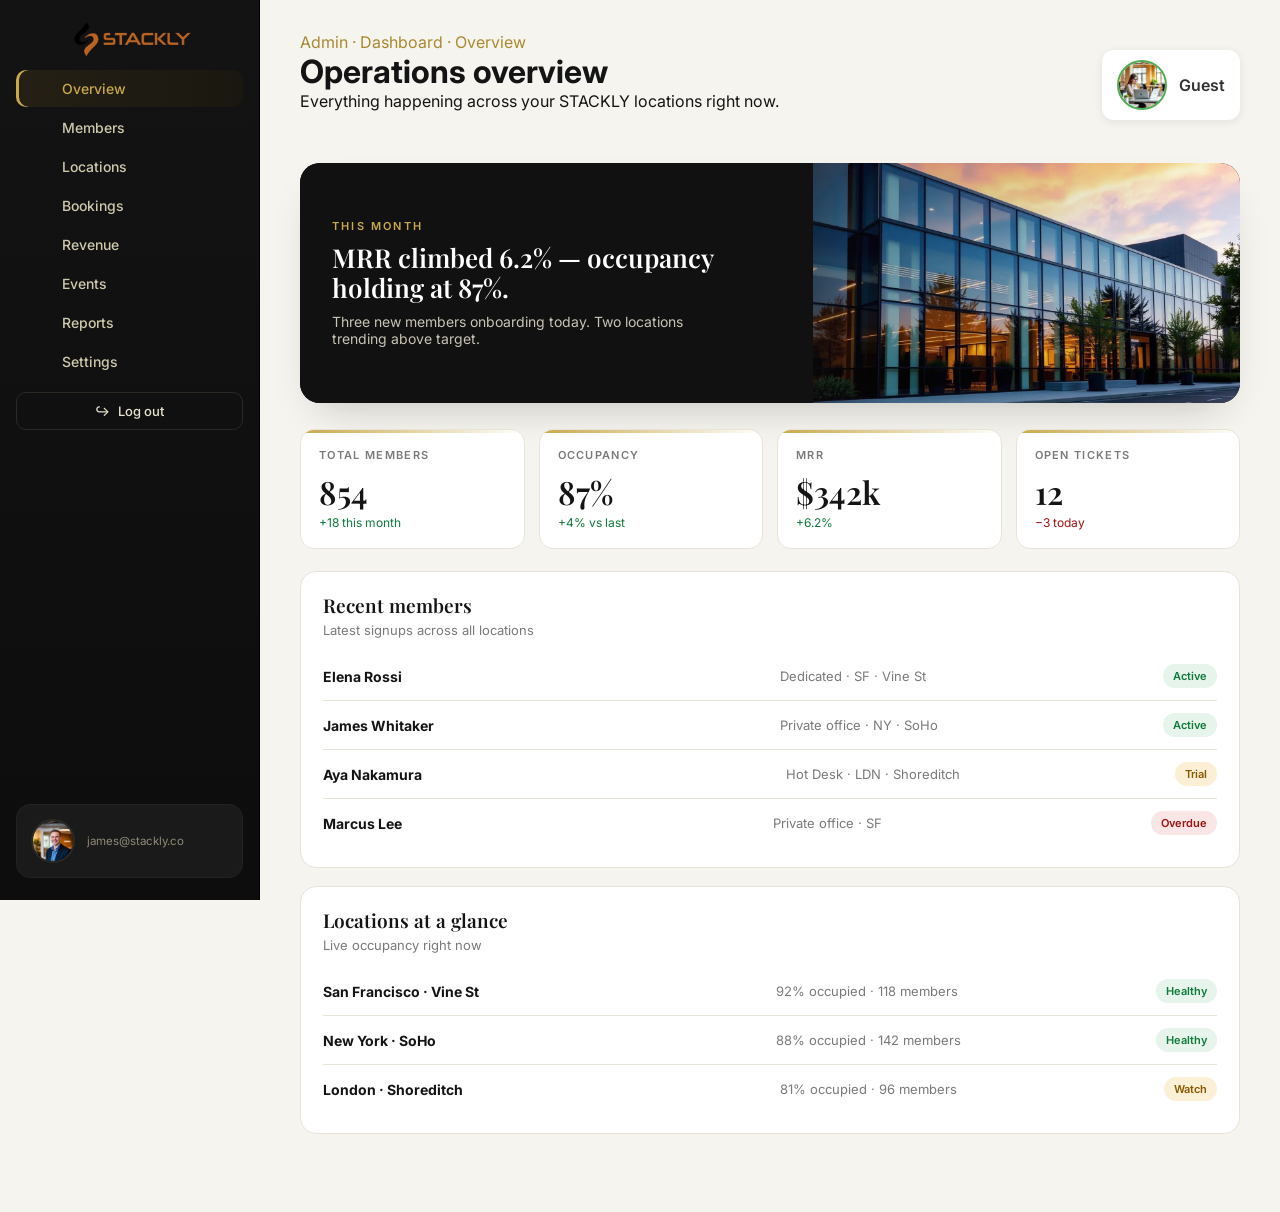
<file: admin-dashboard.html>
<!doctype html>
<html lang="en">
<head>
<meta charset="utf-8" />
<meta name="viewport" content="width=device-width,initial-scale=1" />
<title>Admin Dashboard — STACKLY</title>
<meta name="description" content="STACKLY admin console — operations, members, revenue." />
<link rel="icon" href="/favicon.ico" />
<link href="https://fonts.googleapis.com/css2?family=Playfair+Display:wght@500;600;700&family=Inter:wght@300;400;500;600;700&display=swap" rel="stylesheet" />
<style>
/* =========================================================
   DESIGN TOKENS
   ========================================================= */
:root{
  --bg:#f6f4ee;
  --panel:#ffffff;
  --panel-2:#fbfaf5;
  --ink:#141414;
  --muted:#7a7a7a;
  --line:#e7e3d8;
  --accent:#c9a94a;
  --accent-2:#a8892f;
  --ok:#0f7a3a;   --okbg:#e6f4ec;
  --warn:#8a5a00; --warnbg:#fbf0d6;
  --bad:#a11212;  --badbg:#fbe6e6;
  --mutedbg:#eeeae0;
  --sans:'Inter',ui-sans-serif,system-ui,-apple-system,'Segoe UI',Roboto,sans-serif;
  --serif:'Playfair Display',Georgia,serif;
  --side-w:260px;
  --shadow-lg:0 20px 40px -20px rgba(20,20,20,.25);
  --shadow-sm:0 4px 14px -4px rgba(20,20,20,.12);
  --ease:cubic-bezier(.2,.7,.2,1);
}
*{box-sizing:border-box;margin:0;padding:0}
html,body{background:var(--bg);color:var(--ink);font-family:var(--sans);-webkit-font-smoothing:antialiased}
a{color:inherit;text-decoration:none}
button{font:inherit;cursor:pointer;border:0;background:none;color:inherit}
img{display:block;max-width:100%;height:auto}

/* =========================================================
   LAYOUT
   ========================================================= */
.dash{display:grid;grid-template-columns:var(--side-w) 1fr;min-height:100vh}
.dash-side{
  position:sticky;top:0;height:100vh;
  background:linear-gradient(180deg,#131313 0%,#0d0d0d 100%);
  color:#e9e4d0;display:flex;flex-direction:column;
  padding:22px 16px;border-right:1px solid #000;overflow:hidden
}
.brand{display:flex;align-items:center;gap:10px;font-family:var(--serif);font-size:22px;font-weight:600;padding:0 6px 18px;border-bottom:1px solid #1f1f1f}
.brand .dot{color:var(--accent);font-size:26px;line-height:1}
.brand small{display:block;font-family:var(--sans);font-size:10px;letter-spacing:.2em;color:#8f8a76;font-weight:600;margin-top:2px;text-transform:uppercase}
.nav{display:flex;flex-direction:column;gap:2px;margin-top:14px;flex:1;min-height:0;overflow-y:auto}
.nav::-webkit-scrollbar{width:0}
.nav a{display:flex;align-items:center;gap:12px;padding:10px 12px;border-radius:10px;color:#cfcaad;font-size:14px;font-weight:500;transition:all .2s var(--ease)}
.nav a .ico{width:22px;text-align:center;font-size:15px;color:var(--accent)}
.nav a:hover{background:#1c1c1c;color:#fff;transform:translateX(2px)}
.nav a.active{background:linear-gradient(90deg,#242015,#1a1710);color:var(--accent);box-shadow:inset 3px 0 0 var(--accent)}

.side-profile{
  margin-top:14px;padding:14px;background:#1a1a1a;
  border:1px solid #242220;border-radius:14px;
  display:flex;align-items:center;gap:12px
}
.side-profile .avatar{
  width:44px;height:44px;border-radius:50%;flex-shrink:0;
  background:linear-gradient(135deg,var(--accent),#e2c877);
  color:#111;display:grid;place-items:center;font-weight:700;font-size:15px;
  overflow:hidden;border:2px solid #2b2924
}
.side-profile .avatar img{width:100%;height:100%;object-fit:cover}
.side-profile .who{min-width:0;flex:1}
.side-profile .who strong{display:block;color:#f6f1dc;font-size:14px;font-weight:600;white-space:nowrap;overflow:hidden;text-overflow:ellipsis}
.side-profile .who small{display:block;color:#8f8a76;font-size:11.5px;white-space:nowrap;overflow:hidden;text-overflow:ellipsis}
.logout-btn{
  margin-top:10px;width:100%;padding:10px 12px;
  border:1px solid #2b2924;border-radius:10px;color:#e9e4d0;
  font-size:13px;font-weight:500;
  display:flex;align-items:center;justify-content:center;gap:8px;
  transition:all .2s var(--ease)
}
.logout-btn:hover{background:#241c14;color:var(--accent);border-color:var(--accent)}

/* =========================================================
   MAIN
   ========================================================= */
.dash-main{padding:32px 40px 60px;min-width:0}
.dash-toggle{
  display:none;position:fixed;top:14px;left:14px;z-index:60;
  width:42px;height:42px;border-radius:12px;background:#141414;color:#fff;font-size:18px;
  box-shadow:var(--shadow-sm)
}

.side-profile-mobile {
      display: none;
    }

    .profile-section-lap {
      display: grid;
    }
  .dash-topbar{margin-bottom:26px}

  .dash-header-row{
    display:flex;
    align-items:center;
    justify-content:space-between;
    gap:16px;
    margin-bottom:26px;
  }

.crumb{color:var(--accent-2)};

.dash-topbar h1
.dash-topbar p{color:var(--muted);font-size:14px;margin-top:4px}

.dash-section{display:none}
.dash-section.active{display:block;animation:fadeUp .45s var(--ease)}
@keyframes fadeUp{from{opacity:0;transform:translateY(12px)}to{opacity:1;transform:translateY(0)}}

/* Hero */
.hero-strip{
  position:relative;border-radius:20px;overflow:hidden;background:#111;color:#fff;
  margin-bottom:26px;min-height:200px;display:grid;grid-template-columns:1.2fr 1fr;
  box-shadow:var(--shadow-lg)
}
.hero-strip .hero-text{padding:32px;display:flex;flex-direction:column;justify-content:center;gap:10px;position:relative;z-index:2}
.hero-strip .hero-text .kicker{color:var(--accent);font-size:11px;font-weight:600;letter-spacing:.2em;text-transform:uppercase}
.hero-strip .hero-text h2{font-family:var(--serif);font-size:26px;font-weight:600;line-height:1.15}
.hero-strip .hero-text p{color:#c9c4b4;font-size:14px;max-width:40ch}
.hero-strip .hero-media{position:relative;overflow:hidden}
.hero-strip .hero-media img{width:100%;height:100%;object-fit:cover;transform:scale(1.06);animation:heroPan 14s var(--ease) infinite alternate}
@keyframes heroPan{from{transform:scale(1.06) translateX(0)}to{transform:scale(1.14) translateX(-4%)}}
.hero-strip::after{content:"";position:absolute;inset:0;background:linear-gradient(90deg,#111 0%,#111 42%,rgba(17,17,17,.2) 60%,transparent 100%);z-index:1;pointer-events:none}

/* KPIs */
.kpi-grid{display:grid;grid-template-columns:repeat(4,1fr);gap:14px;margin-bottom:22px}
.kpi{background:var(--panel);border:1px solid var(--line);border-radius:14px;padding:18px;position:relative;overflow:hidden;transition:transform .3s var(--ease),box-shadow .3s var(--ease)}
.kpi:hover{transform:translateY(-3px);box-shadow:var(--shadow-sm)}
.kpi .lbl{color:var(--muted);font-size:11px;font-weight:600;text-transform:uppercase;letter-spacing:.12em}
.kpi .val{font-family:var(--serif);font-size:32px;font-weight:600;margin:8px 0 2px}
.kpi .sub{color:var(--muted);font-size:12px}
.kpi .sub.up{color:var(--ok)} .kpi .sub.down{color:var(--bad)}
.kpi::before{content:"";position:absolute;top:0;left:0;right:0;height:3px;background:linear-gradient(90deg,var(--accent),transparent)}

/* Image cards */
.card-grid{display:grid;grid-template-columns:repeat(3,1fr);gap:16px;margin-bottom:22px}
.imgcard{background:var(--panel);border:1px solid var(--line);border-radius:16px;overflow:hidden;cursor:pointer;transition:all .35s var(--ease)}
.imgcard .media{aspect-ratio:16/10;overflow:hidden;background:#ddd8c9}
.imgcard .media img{width:100%;height:100%;object-fit:cover;transition:transform .8s var(--ease)}
.imgcard:hover{transform:translateY(-6px);box-shadow:var(--shadow-lg);border-color:var(--accent)}
.imgcard:hover .media img{transform:scale(1.08)}
.imgcard .body{padding:14px 16px 16px}
.imgcard .body h4{font-family:var(--serif);font-size:17px;font-weight:600;margin-bottom:4px}
.imgcard .body p{color:var(--muted);font-size:12.5px}
.imgcard .body .meta{display:flex;justify-content:space-between;align-items:center;margin-top:10px;font-size:12px;color:var(--muted)}

/* Panels */
.panel{background:var(--panel);border:1px solid var(--line);border-radius:16px;padding:20px 22px;margin-bottom:18px}
.panel h3{font-family:var(--serif);font-size:19px;font-weight:600;margin-bottom:4px}
.panel .desc{color:var(--muted);font-size:13px;margin-bottom:14px}
.panel .row{display:grid;grid-template-columns:1.2fr 1fr auto;gap:14px;align-items:center;padding:12px 0;border-top:1px solid var(--line);font-size:14px}
.panel .row:first-of-type{border-top:0}
.panel .row .mid{color:var(--muted);font-size:13px}
.panel .row .end{text-align:right;white-space:nowrap}

/* Progress bar for revenue */
.progress{position:relative;height:8px;background:var(--mutedbg);border-radius:999px;overflow:hidden;margin-top:8px}
.progress > span{position:absolute;left:0;top:0;bottom:0;background:linear-gradient(90deg,var(--accent),var(--accent-2));border-radius:999px}

.tag{display:inline-block;font-size:11px;padding:5px 10px;border-radius:999px;font-weight:600}
.tag.ok{background:var(--okbg);color:var(--ok)}
.tag.warn{background:var(--warnbg);color:var(--warn)}
.tag.bad{background:var(--badbg);color:var(--bad)}
.tag.muted{background:var(--mutedbg);color:#5a5a5a}

.link{color:var(--accent-2);font-size:13px;font-weight:600;cursor:pointer}
.link:hover{text-decoration:underline}

/* Form */
.form-grid{display:grid;grid-template-columns:1fr 1fr;gap:18px;max-width:640px}
.field{display:flex;flex-direction:column;gap:6px}
.field label{font-size:11px;letter-spacing:.12em;text-transform:uppercase;color:var(--muted);font-weight:600}
.field input{padding:12px 14px;border:1px solid var(--line);border-radius:10px;font:inherit;font-size:14px;background:#fff;transition:border-color .2s var(--ease)}
.field input:focus{outline:none;border-color:var(--accent)}
.btn{display:inline-flex;align-items:center;gap:8px;padding:11px 22px;border-radius:10px;background:var(--ink);color:#f6f2e6;font-size:13px;font-weight:600;letter-spacing:.06em;transition:all .25s var(--ease)}
.btn:hover{background:var(--accent-2);transform:translateY(-1px)}
.btn.ghost{background:transparent;color:var(--ink);border:1px solid var(--line)}
.btn.ghost:hover{background:var(--panel-2)}
.saved-msg{margin-top:14px;font-size:13px;color:var(--ok);display:none}
.saved-msg.show{display:block;animation:fadeUp .3s var(--ease)}

/* Toast + backdrop */
.toast{position:fixed;bottom:24px;left:50%;transform:translateX(-50%);background:#141414;color:#f5f0e0;padding:12px 20px;border-radius:999px;font-size:13px;z-index:100;box-shadow:var(--shadow-lg);animation:fadeUp .3s var(--ease)}
.side-backdrop{display:none;position:fixed;inset:0;background:rgba(0,0,0,.45);z-index:45}
.side-backdrop.show{display:block}

/* Responsive */
@media (max-width:1100px){
  .kpi-grid{grid-template-columns:repeat(2,1fr)}
  .card-grid{grid-template-columns:repeat(2,1fr)}
  .dash-main{padding:28px 28px 60px}
}
@media (max-width:820px){
  .dash{grid-template-columns:1fr}

  .dash-header-row{
    flex-direction:column;
    align-items:flex-start;
    gap:12px;
  }
  .dash-side{position:fixed;top:0;left:0;height:100vh;width:280px;z-index:50;transform:translateX(-100%);transition:transform .3s var(--ease)}
  .dash-side.open{transform:translateX(0)}
  .dash-toggle{display:grid;place-items:center}
  
  .profile-section-lap {
        display: none;
      }

      .side-profile-mobile {
        display: grid;
      }
  .dash-main{padding:70px 20px 40px}
  .dash-topbar h1{font-size:26px}
  .hero-strip{grid-template-columns:1fr;min-height:0}
  .hero-strip .hero-media{height:160px;order:-1}
  .hero-strip::after{background:linear-gradient(180deg,transparent 0%,rgba(17,17,17,.4) 60%,#111 100%)}
  .hero-strip .hero-text{padding:22px}
  .hero-strip .hero-text h2{font-size:22px}
  .card-grid{grid-template-columns:1fr;gap:14px}
  .panel .row{grid-template-columns:1fr auto;row-gap:4px}
  .panel .row .mid{grid-column:1/-1;order:3}
  .form-grid{grid-template-columns:1fr}
}
@media (max-width:480px){
  .kpi-grid{grid-template-columns:1fr 1fr;gap:10px}
  .kpi .val{font-size:26px}
  .dash-main{padding:66px 14px 40px}
  .panel{padding:16px}
}

.nav-logo-img{height:34px;width:auto;object-fit:contain;  filter:  brightness(0) invert(1);}


.profile-section {
    display: flex;
    align-items: center;
    gap: 12px;
    padding: 10px 15px;
    background: #fff;
    border-radius: 12px;
    box-shadow: 0 2px 10px rgba(0,0,0,0.08);
    width: fit-content;
}

.profile-img {
    width: 50px;
    height: 50px;
    border-radius: 50%;
    overflow: hidden;
    border: 2px solid #4CAF50;
    flex-shrink: 0;
}

.profile-img img {
    width: 100%;
    height: 100%;
    object-fit: cover;
    display: block;
}

.profile-info {
    display: flex;
    flex-direction: column;
}
.nav-logo-img{height:34px;width:auto;object-fit:contain;  margin-left: 30px;  filter:  brightness(2) invert(2);}

.profile-info strong {
    font-size: 16px;
    color: #333;
    font-weight: 600;
    white-space: nowrap;
}
</style>
</head>
<body>


  

<div style="display: flex; justify-content: space-between; align-items: center;">
  <div>
    <button class="dash-toggle" aria-label="Toggle menu" onclick="toggleSide()">☰</button>
  </div>
 <div class="side-profile-mobile">
   <div class="side-profile" style="margin-right: 10px; padding: 5px;">
        <div class="avatar" id="sideAvatar">
          <img id="sideAvatarImg" class="nav-ogo-img" src="./images/person-1.webp" alt="You" />
        </div>
        <div class="who">
          <strong id="sideName">Alex Morgan</strong>
        </div>
      </div>
 </div>
      </div>
<div class="side-backdrop" id="backdrop" onclick="toggleSide()"></div>

<div class="dash">
  <!-- ============= SIDEBAR ============= -->
  <aside class="dash-side" id="side">
    <a href="admin-dashboard.html" class="nav-logo"><img src="./images/logo-dark.webp" alt="STACKLY Logo"
        class="nav-logo-img" /></a>

    <nav class="nav" id="nav">
      <a href="#overview"  data-target="overview" class="active"><span class="ico"></span><span>Overview</span></a>
      <a href="#members"   data-target="members"><span class="ico"></span><span>Members</span></a>
      <a href="#locations" data-target="locations"><span class="ico"></span><span>Locations</span></a>
      <a href="#bookings"  data-target="bookings"><span class="ico"></span><span>Bookings</span></a>
      <a href="#revenue"   data-target="revenue"><span class="ico"></span><span>Revenue</span></a>
      <a href="#events"    data-target="events"><span class="ico"></span><span>Events</span></a>
      <a href="#reports"   data-target="reports"><span class="ico"></span><span>Reports</span></a>
      <a href="#settings"  data-target="settings"><span class="ico"></span><span>Settings</span></a>

      <!-- Logout directly below Settings -->
      <button class="logout-btn" onclick="logout()"><span>↪</span> Log out</button>
    </nav>

    <div class="side-profile">
      <div class="avatar" id="sideAvatar">
        <img id="sideAvatarImg" src="./images/person-2.webp" alt="Admin"/>
      </div>
      <div class="who">
        <strong id="sideName"></strong>
        <small id="sideEmail">james@stackly.co</small>
      </div>
    </div>
  </aside>

  <!-- ============= MAIN ============= -->
  <main class="dash-main">
        <div class="dash-header-row">

    <div class="dash-topbar">
      <div class="crumb" id="crumb">Admin · Dashboard · Overview</div>
      <h1 id="pageTitle">Operations overview</h1>
      <p id="pageSub">Everything happening across your STACKLY locations right now.</p>
    </div>
    <div class="profile-section">
    <div class="profile-img">
        <img id="userImage" src="./images/person-1.webp" alt="User">
    </div>
    <div class="profile-info">
        <strong id="sidename-dashboard">Alex Morgan</strong>
    </div>
    </div>
</div>

    <!-- ================ OVERVIEW ================ -->
    <section class="dash-section active" data-section="overview">
      <div class="hero-strip">
        <div class="hero-text">
          <span class="kicker">This month</span>
          <h2>MRR climbed 6.2% — occupancy holding at 87%.</h2>
          <p>Three new members onboarding today. Two locations trending above target.</p>
        </div>
        <div class="hero-media"><img src="./images/building.webp" alt="Locations"/></div>
      </div>

      <div class="kpi-grid">
        <div class="kpi"><div class="lbl">Total members</div><div class="val">854</div><div class="sub up">+18 this month</div></div>
        <div class="kpi"><div class="lbl">Occupancy</div><div class="val">87%</div><div class="sub up">+4% vs last</div></div>
        <div class="kpi"><div class="lbl">MRR</div><div class="val">$342k</div><div class="sub up">+6.2%</div></div>
        <div class="kpi"><div class="lbl">Open tickets</div><div class="val">12</div><div class="sub down">−3 today</div></div>
      </div>

      <div class="panel">
        <h3>Recent members</h3>
        <p class="desc">Latest signups across all locations</p>
        <div class="row"><strong>Elena Rossi</strong><div class="mid">Dedicated · SF · Vine St</div><div class="end"><span class="tag ok">Active</span></div></div>
        <div class="row"><strong>James Whitaker</strong><div class="mid">Private office · NY · SoHo</div><div class="end"><span class="tag ok">Active</span></div></div>
        <div class="row"><strong>Aya Nakamura</strong><div class="mid">Hot Desk · LDN · Shoreditch</div><div class="end"><span class="tag warn">Trial</span></div></div>
        <div class="row"><strong>Marcus Lee</strong><div class="mid">Private office · SF</div><div class="end"><span class="tag bad">Overdue</span></div></div>
      </div>

      <div class="panel">
        <h3>Locations at a glance</h3>
        <p class="desc">Live occupancy right now</p>
        <div class="row"><strong>San Francisco · Vine St</strong><div class="mid">92% occupied · 118 members</div><div class="end"><span class="tag ok">Healthy</span></div></div>
        <div class="row"><strong>New York · SoHo</strong><div class="mid">88% occupied · 142 members</div><div class="end"><span class="tag ok">Healthy</span></div></div>
        <div class="row"><strong>London · Shoreditch</strong><div class="mid">81% occupied · 96 members</div><div class="end"><span class="tag warn">Watch</span></div></div>
      </div>
    </section>

    <!-- ================ MEMBERS ================ -->
    <section class="dash-section" data-section="members">
      <div class="kpi-grid">
        <div class="kpi"><div class="lbl">Total</div><div class="val">854</div><div class="sub">All plans</div></div>
        <div class="kpi"><div class="lbl">Active</div><div class="val">821</div><div class="sub">96% healthy</div></div>
        <div class="kpi"><div class="lbl">Trial</div><div class="val">23</div><div class="sub">Ends this week</div></div>
        <div class="kpi"><div class="lbl">Overdue</div><div class="val">10</div><div class="sub down">Action needed</div></div>
      </div>

      <div class="panel">
        <h3>All members</h3>
        <p class="desc">854 members · showing latest 8</p>
        <div class="row"><strong>Elena Rossi</strong><div class="mid">Dedicated · SF</div><div class="end"><span class="tag ok">Active</span></div></div>
        <div class="row"><strong>James Whitaker</strong><div class="mid">Office · NY</div><div class="end"><span class="tag ok">Active</span></div></div>
        <div class="row"><strong>Aya Nakamura</strong><div class="mid">Hot Desk · LDN</div><div class="end"><span class="tag warn">Trial</span></div></div>
        <div class="row"><strong>Marcus Lee</strong><div class="mid">Office · SF</div><div class="end"><span class="tag bad">Overdue</span></div></div>
        <div class="row"><strong>Priya Sharma</strong><div class="mid">Hot Desk · NY</div><div class="end"><span class="tag ok">Active</span></div></div>
        <div class="row"><strong>Tom Becker</strong><div class="mid">Dedicated · LDN</div><div class="end"><span class="tag ok">Active</span></div></div>
        <div class="row"><strong>Sofia Ibarra</strong><div class="mid">Office · SF</div><div class="end"><span class="tag warn">Trial</span></div></div>
        <div class="row"><strong>Ravi Kumar</strong><div class="mid">Dedicated · NY</div><div class="end"><span class="tag ok">Active</span></div></div>
      </div>
    </section>

    <!-- ================ LOCATIONS ================ -->
    <section class="dash-section" data-section="locations">
      <div class="card-grid">
        <div class="imgcard"><div class="media"><img src="./images/bg-img1.webp" alt=""/></div>
          <div class="body"><h4>San Francisco · Vine St</h4><p>Flagship · 3 floors · 220 seats</p>
            <div class="meta"><span>92% occupied</span><span class="tag ok">Healthy</span></div></div></div>
        <div class="imgcard"><div class="media"><img src="./images/bg-img2.webp" alt=""/></div>
          <div class="body"><h4>New York · SoHo</h4><p>4 floors · 260 seats · Rooftop</p>
            <div class="meta"><span>88% occupied</span><span class="tag ok">Healthy</span></div></div></div>
        <div class="imgcard"><div class="media"><img src="./images/bg-img3.webp" alt=""/></div>
          <div class="body"><h4>London · Shoreditch</h4><p>3 floors · 180 seats · Podcast studio</p>
            <div class="meta"><span>81% occupied</span><span class="tag warn">Watch</span></div></div></div>
      </div>

      <div class="panel">
        <h3>Site performance</h3>
        <p class="desc">Occupancy trend, last 30 days</p>
        <div class="row"><strong>San Francisco · Vine St</strong><div class="mid">Avg 89% · Peak 96%</div><div class="end"><span class="tag ok">On target</span></div></div>
        <div class="row"><strong>New York · SoHo</strong><div class="mid">Avg 85% · Peak 94%</div><div class="end"><span class="tag ok">On target</span></div></div>
        <div class="row"><strong>London · Shoreditch</strong><div class="mid">Avg 78% · Peak 88%</div><div class="end"><span class="tag warn">Below target</span></div></div>
      </div>
    </section>

    <!-- ================ BOOKINGS ================ -->
    <section class="dash-section" data-section="bookings">
      <div class="kpi-grid">
        <div class="kpi"><div class="lbl">Today</div><div class="val">142</div><div class="sub">Rooms + desks</div></div>
        <div class="kpi"><div class="lbl">This week</div><div class="val">846</div><div class="sub up">+11%</div></div>
        <div class="kpi"><div class="lbl">Utilisation</div><div class="val">74%</div><div class="sub">Meeting rooms</div></div>
        <div class="kpi"><div class="lbl">No-shows</div><div class="val">4</div><div class="sub">Yesterday</div></div>
      </div>

      <div class="panel">
        <h3>Upcoming bookings</h3>
        <p class="desc">Next 7 days · all locations</p>
        <div class="row"><strong>Elena Rossi</strong><div class="mid">Meeting Room B · Today 14:00</div><div class="end"><span class="tag ok">Confirmed</span></div></div>
        <div class="row"><strong>Marcus Lee</strong><div class="mid">Hot Desk 12 · Today 09:00</div><div class="end"><span class="tag ok">Confirmed</span></div></div>
        <div class="row"><strong>Aya Nakamura</strong><div class="mid">Meeting Room A · Tomorrow 11:00</div><div class="end"><span class="tag warn">Pending</span></div></div>
        <div class="row"><strong>Tom Becker</strong><div class="mid">Phone Booth 2 · Fri 15:30</div><div class="end"><span class="tag ok">Confirmed</span></div></div>
        <div class="row"><strong>Priya Sharma</strong><div class="mid">Studio A · Sat 10:00</div><div class="end"><span class="tag ok">Confirmed</span></div></div>
      </div>
    </section>

    <!-- ================ REVENUE ================ -->
    <section class="dash-section" data-section="revenue">
      <div class="kpi-grid">
        <div class="kpi"><div class="lbl">MRR</div><div class="val">$342k</div><div class="sub up">+6.2%</div></div>
        <div class="kpi"><div class="lbl">ARR</div><div class="val">$4.1M</div><div class="sub up">+18% YoY</div></div>
        <div class="kpi"><div class="lbl">ARPU</div><div class="val">$401</div><div class="sub up">+$14</div></div>
        <div class="kpi"><div class="lbl">Churn</div><div class="val">2.1%</div><div class="sub down">−0.4%</div></div>
      </div>

      <div class="panel">
        <h3>Revenue breakdown</h3>
        <p class="desc">This month · $342,200 total</p>
        <div class="row"><strong>Memberships</strong>
          <div class="mid"><div>$268,400</div><div class="progress"><span style="width:78%"></span></div></div>
          <div class="end">78%</div></div>
        <div class="row"><strong>Meeting rooms</strong>
          <div class="mid"><div>$42,100</div><div class="progress"><span style="width:12%"></span></div></div>
          <div class="end">12%</div></div>
        <div class="row"><strong>Events</strong>
          <div class="mid"><div>$21,800</div><div class="progress"><span style="width:7%"></span></div></div>
          <div class="end">7%</div></div>
        <div class="row"><strong>Other</strong>
          <div class="mid"><div>$9,900</div><div class="progress"><span style="width:3%"></span></div></div>
          <div class="end">3%</div></div>
      </div>
    </section>

    <!-- ================ EVENTS ================ -->
    <section class="dash-section" data-section="events">
      <div class="card-grid">
        <div class="imgcard"><div class="media"><img src="./images/blog-1.webp" alt=""/></div>
          <div class="body"><h4>Founders Breakfast</h4><p>SF · Vine St · Thu 8:30 AM</p><div class="meta"><span>32 / 40 RSVP</span><span class="tag ok">Open</span></div></div></div>
        <div class="imgcard"><div class="media"><img src="./images/blog-2.webp" alt=""/></div>
          <div class="body"><h4>Design Sprint Workshop</h4><p>NY · SoHo · Sat 10:00 AM</p><div class="meta"><span>18 / 30 RSVP</span><span class="tag ok">Open</span></div></div></div>
        <div class="imgcard"><div class="media"><img src="./images/blog-3.webp" alt=""/></div>
          <div class="body"><h4>Member Mixer</h4><p>LDN · Shoreditch · Fri 6:00 PM</p><div class="meta"><span>84 / 90 RSVP</span><span class="tag warn">Almost full</span></div></div></div>
        <div class="imgcard"><div class="media"><img src="./images/blog-4.webp" alt=""/></div>
          <div class="body"><h4>Investor Office Hours</h4><p>NY · SoHo · Wed 4:00 PM</p><div class="meta"><span>12 / 20 RSVP</span><span class="tag ok">Open</span></div></div></div>
        <div class="imgcard"><div class="media"><img src="./images/g5.webp" alt=""/></div>
          <div class="body"><h4>Brand Storytelling Panel</h4><p>SF · Vine St · Tue 6:30 PM</p><div class="meta"><span>44 / 60 RSVP</span><span class="tag ok">Open</span></div></div></div>
        <div class="imgcard"><div class="media"><img src="./images/g6.webp" alt=""/></div>
          <div class="body"><h4>Wellness Weekend</h4><p>All locations · Sat–Sun</p><div class="meta"><span>Free</span><span class="tag muted">Members</span></div></div></div>
      </div>
    </section>

    <!-- ================ REPORTS ================ -->
    <section class="dash-section" data-section="reports">
      <div class="panel">
        <h3>Generated reports</h3>
        <p class="desc">Download or share with your team</p>
        <div class="row"><strong>Monthly Occupancy Report</strong><div class="mid">June 2026 · All locations</div><div class="end"><span class="tag ok">Ready</span></div></div>
        <div class="row"><strong>Revenue Summary</strong><div class="mid">June 2026 · Consolidated</div><div class="end"><span class="tag ok">Ready</span></div></div>
        <div class="row"><strong>Churn & Retention</strong><div class="mid">Q2 2026 · Draft</div><div class="end"><span class="tag warn">Processing</span></div></div>
        <div class="row"><strong>Member Satisfaction</strong><div class="mid">June 2026 · NPS 62</div><div class="end"><span class="tag ok">Ready</span></div></div>
        <div class="row"><strong>Facilities & Maintenance</strong><div class="mid">June 2026 · 24 tickets closed</div><div class="end"><span class="tag ok">Ready</span></div></div>
      </div>

      <div class="panel">
        <h3>Scheduled exports</h3>
        <p class="desc">Automated deliveries to your team inbox</p>
        <div class="row"><strong>Weekly ops digest</strong><div class="mid">Every Monday 08:00</div><div class="end"><span class="tag ok">On</span></div></div>
        <div class="row"><strong>Finance snapshot</strong><div class="mid">1st of month · CFO + Ops</div><div class="end"><span class="tag ok">On</span></div></div>
        <div class="row"><strong>Location health check</strong><div class="mid">Bi-weekly · Site managers</div><div class="end"><span class="tag muted">Paused</span></div></div>
      </div>
    </section>

    <!-- ================ SETTINGS ================ -->
    <section class="dash-section" data-section="settings">
      <div class="panel">
        <h3>Admin account</h3>
        <p class="desc">Synced with this browser's local storage</p>
        <div class="form-grid">
          <div class="field"><label for="fName">Full name</label><input id="fName" type="text" placeholder="Your name"/></div>
          <div class="field"><label for="fEmail">Email</label><input id="fEmail" type="email" placeholder="you@example.com"/></div>
        </div>

        
        <div style="margin-top:18px;display:flex;gap:10px;flex-wrap:wrap">
      <button class="btn" onclick="window.location.href='404.html'" id="saveBtn">Save changes</button>
          <button class="btn ghost" onclick="window.location.href='404.html'">Cancel</button>
          <button class="btn ghost" onclick="logout()">Log out</button>
        </div>
        <div class="saved-msg" id="savedMsg">Saved — your name and email were updated.</div>
      </div>

      <div class="panel">
        <h3>Workspace preferences</h3>
        <p class="desc">Console defaults for your team</p>
        <div class="row"><strong>Timezone</strong><div class="mid">America / Los Angeles (UTC−7)</div><div class="end"><span class="tag ok">Saved</span></div></div>
        <div class="row"><strong>Currency</strong><div class="mid">USD · Displayed everywhere</div><div class="end"><span class="tag ok">Saved</span></div></div>
        <div class="row"><strong>Weekly digest email</strong><div class="mid">Monday 08:00 · Ops team</div><div class="end"><span class="tag ok">On</span></div></div>
      </div>

      <div class="panel">
        <h3>Security</h3>
        <p class="desc">Protect your admin console</p>
        <div class="row"><strong>Two-factor auth</strong><div class="mid">Required for admin roles</div><div class="end"><span class="tag ok">On</span></div></div>
        <div class="row"><strong>Active sessions</strong><div class="mid">3 devices signed in</div><div class="end"><span class="link" onclick="window.location.href='404.html'" data-toast="Session manager opened">Manage →</span></div></div>
        <div class="row"><strong>Audit log</strong><div class="mid">Last 30 days · 214 events</div><div class="end"><span class="link" onclick="window.location.href='404.html'"data-toast="Audit log opened">View →</span></div></div>
      </div>
    </section>

  </main>
</div>

<div id="toastHost"></div>

<script>
/* ======= LOCALSTORAGE USER ======= */
const DEFAULT_USER = { name:"James Whitaker", email:"james@stackly.co", avatar:"./images/person-2.webp" };
function readStoredUser(){
  let u = {...DEFAULT_USER};
  try{
    const raw = localStorage.getItem("user") || localStorage.getItem("stackly.user");
    if(raw){ const p = JSON.parse(raw);
      u.name  = p.name  || p.fullName || p.username || u.name;
      u.email = p.email || u.email;
      u.avatar= p.avatar|| p.photo    || u.avatar;
    }
  }catch(e){}
  u.name   = localStorage.getItem("username") || localStorage.getItem("name")  || u.name;
  u.email  = localStorage.getItem("email")    || u.email;
  u.avatar = localStorage.getItem("avatar")   || u.avatar;
  return u;
}
function initials(n){ return n.split(" ").map(s=>s[0]).filter(Boolean).slice(0,2).join("").toUpperCase(); }
function applyUser(u){
  document.getElementById("sideName").textContent  = u.name;
  document.getElementById("sideEmail").textContent = u.email;
  const img = document.getElementById("sideAvatarImg");
  if(u.avatar){ img.src = u.avatar; img.style.display="block"; }
  else{ img.style.display="none"; document.getElementById("sideAvatar").textContent = initials(u.name); }
  document.getElementById("fName").value  = u.name;
  document.getElementById("fEmail").value = u.email;
}

/* ======= MODULE SWITCHING ======= */
const TITLES = {
  overview :{t:"Operations overview",   s:"Everything happening across your STACKLY locations right now.", c:"Overview"},
  members  :{t:"Members",               s:"Signups, plans, and account health across sites.",              c:"Members"},
  locations:{t:"Locations",             s:"Occupancy, capacity, and site performance.",                    c:"Locations"},
  bookings :{t:"Bookings",              s:"Meeting rooms and desks across the next 7 days.",               c:"Bookings"},
  revenue  :{t:"Revenue",               s:"MRR, ARR and per-line performance.",                            c:"Revenue"},
  events   :{t:"Events",                s:"Upcoming community and member events.",                         c:"Events"},
  reports  :{t:"Reports",               s:"Generated summaries ready to share or download.",               c:"Reports"},
  settings :{t:"Account settings",      s:"Update your admin profile and workspace defaults.",             c:"Settings"}
};
function showSection(name){
  document.querySelectorAll(".dash-section").forEach(s=>s.classList.toggle("active", s.dataset.section===name));
  document.querySelectorAll(".nav a").forEach(a=>a.classList.toggle("active", a.dataset.target===name));
  const cfg = TITLES[name] || TITLES.overview;
  document.getElementById("pageTitle").textContent = cfg.t;
  document.getElementById("pageSub").textContent   = cfg.s;
  document.getElementById("crumb").textContent     = "Admin · Dashboard · " + cfg.c;
  if(history.replaceState) history.replaceState(null,"","#"+name);
  document.getElementById("side").classList.remove("open");
  document.getElementById("backdrop").classList.remove("show");
  window.scrollTo({top:0,behavior:"smooth"});
}
document.querySelectorAll(".nav a[data-target]").forEach(a=>{
  a.addEventListener("click",e=>{ e.preventDefault(); showSection(a.dataset.target); });
});

/* ======= TOAST / MOBILE / LOGOUT ======= */
function toggleSide(){
  document.getElementById("side").classList.toggle("open");
  document.getElementById("backdrop").classList.toggle("show");
}
let toastTimer;
function showToast(msg){
  const host = document.getElementById("toastHost");
  host.innerHTML = `<div class="toast">${msg}</div>`;
  clearTimeout(toastTimer);
  toastTimer = setTimeout(()=>host.innerHTML="", 2200);
}
document.addEventListener("click", e=>{
  const t = e.target.closest("[data-toast]");
  if(t){ e.preventDefault(); showToast(t.dataset.toast); }
});
function logout(){
  try{
    ["user","stackly.user","stackly.token","username","name","email","avatar"].forEach(k=>localStorage.removeItem(k));
  }catch(e){}
  showToast("Logged out");
  setTimeout(()=>{ window.location.href = "./login.html"; }, 500);
}

/* ======= SETTINGS SAVE ======= */
document.getElementById("saveBtn").addEventListener("click", ()=>{
  const name  = document.getElementById("fName").value.trim();
  const email = document.getElementById("fEmail").value.trim();
  if(name)  { localStorage.setItem("username", name); localStorage.setItem("name", name); }
  if(email) { localStorage.setItem("email", email); }
  try{
    const existing = JSON.parse(localStorage.getItem("user")||"{}");
    existing.name  = name  || existing.name;
    existing.email = email || existing.email;
    localStorage.setItem("user", JSON.stringify(existing));
  }catch(e){ localStorage.setItem("user", JSON.stringify({name,email})); }
  applyUser(readStoredUser());
  const m = document.getElementById("savedMsg");
  m.classList.add("show");
  setTimeout(()=>m.classList.remove("show"), 2500);
  showToast("Settings saved");
});


const username = localStorage.getItem("username");

if (username) {
    document.getElementById("sidename-dashboard").textContent = username;
} else {
    document.getElementById("sidename-dashboard").textContent = "Guest";
}

/* ======= INIT ======= */
applyUser(readStoredUser());
const startHash = (window.location.hash || "").replace("#","");
showSection(TITLES[startHash] ? startHash : "overview");
</script>
</body>
</html>
</file>
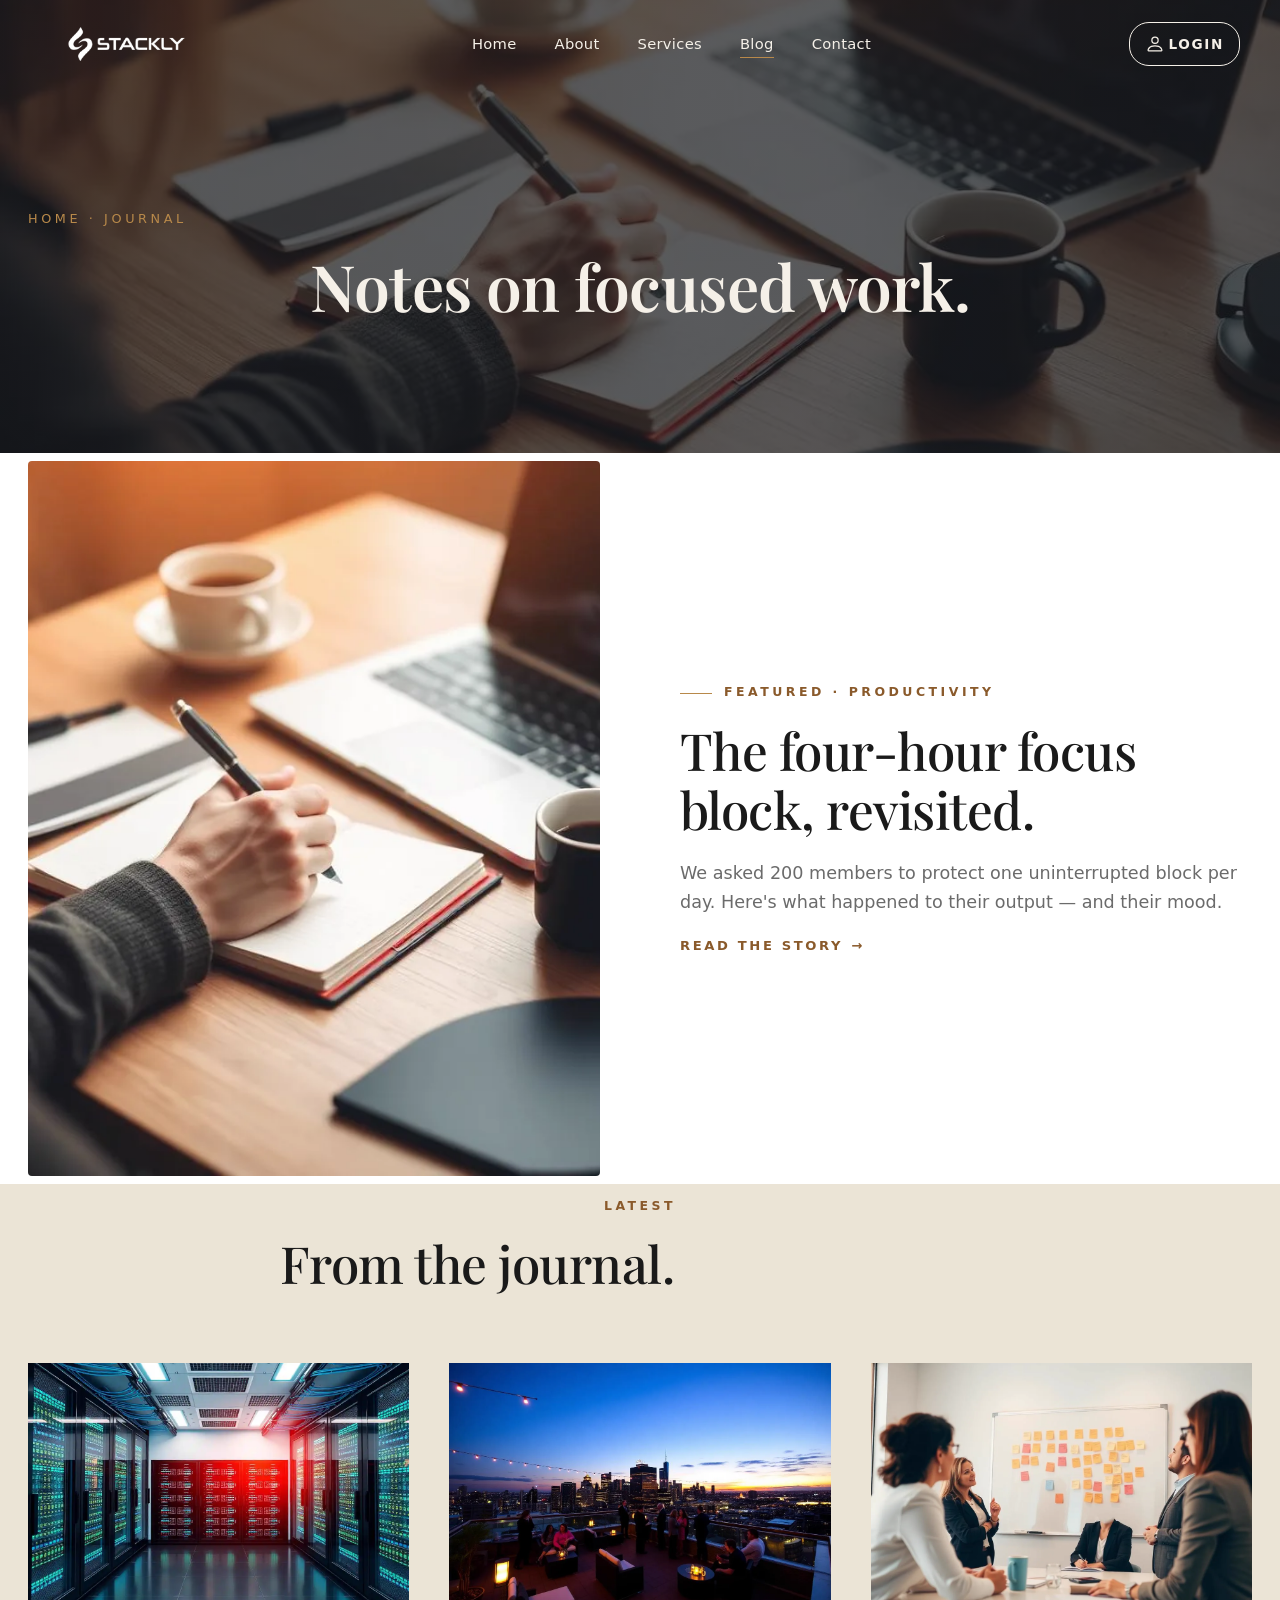
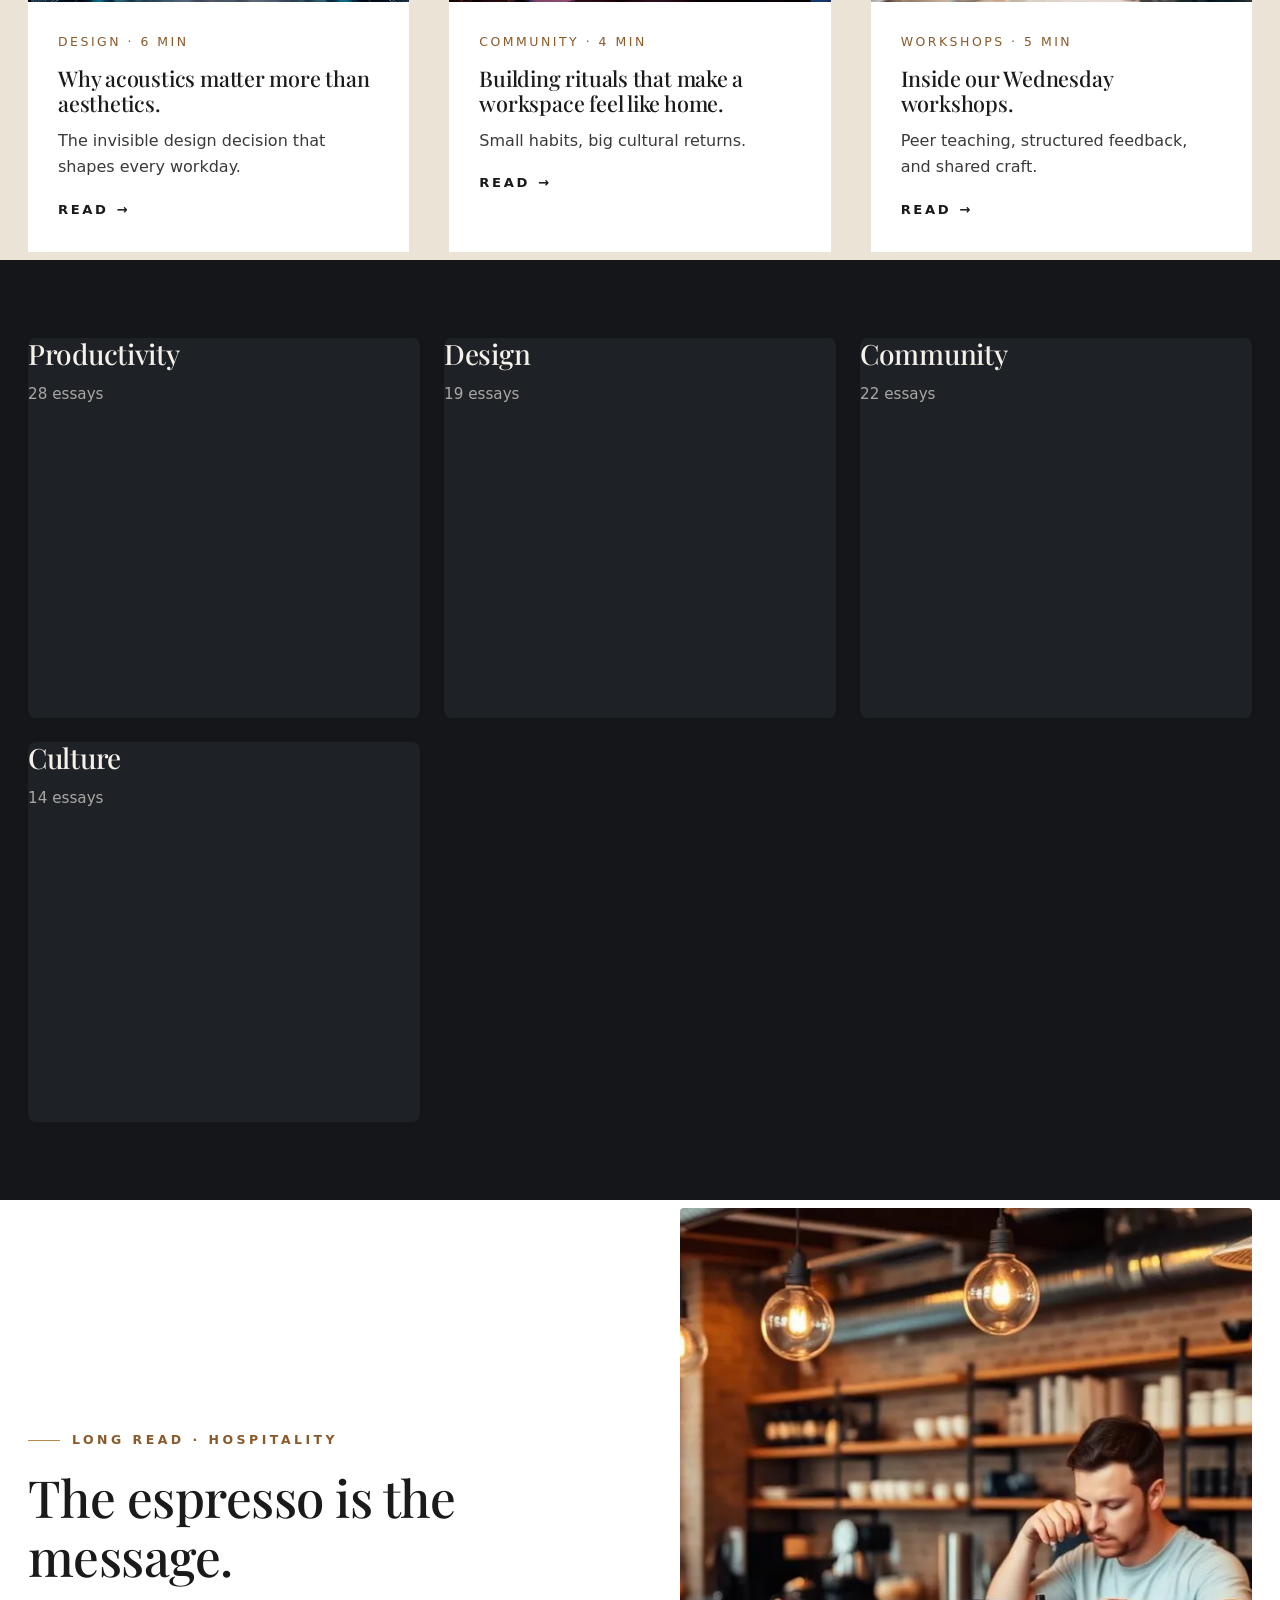
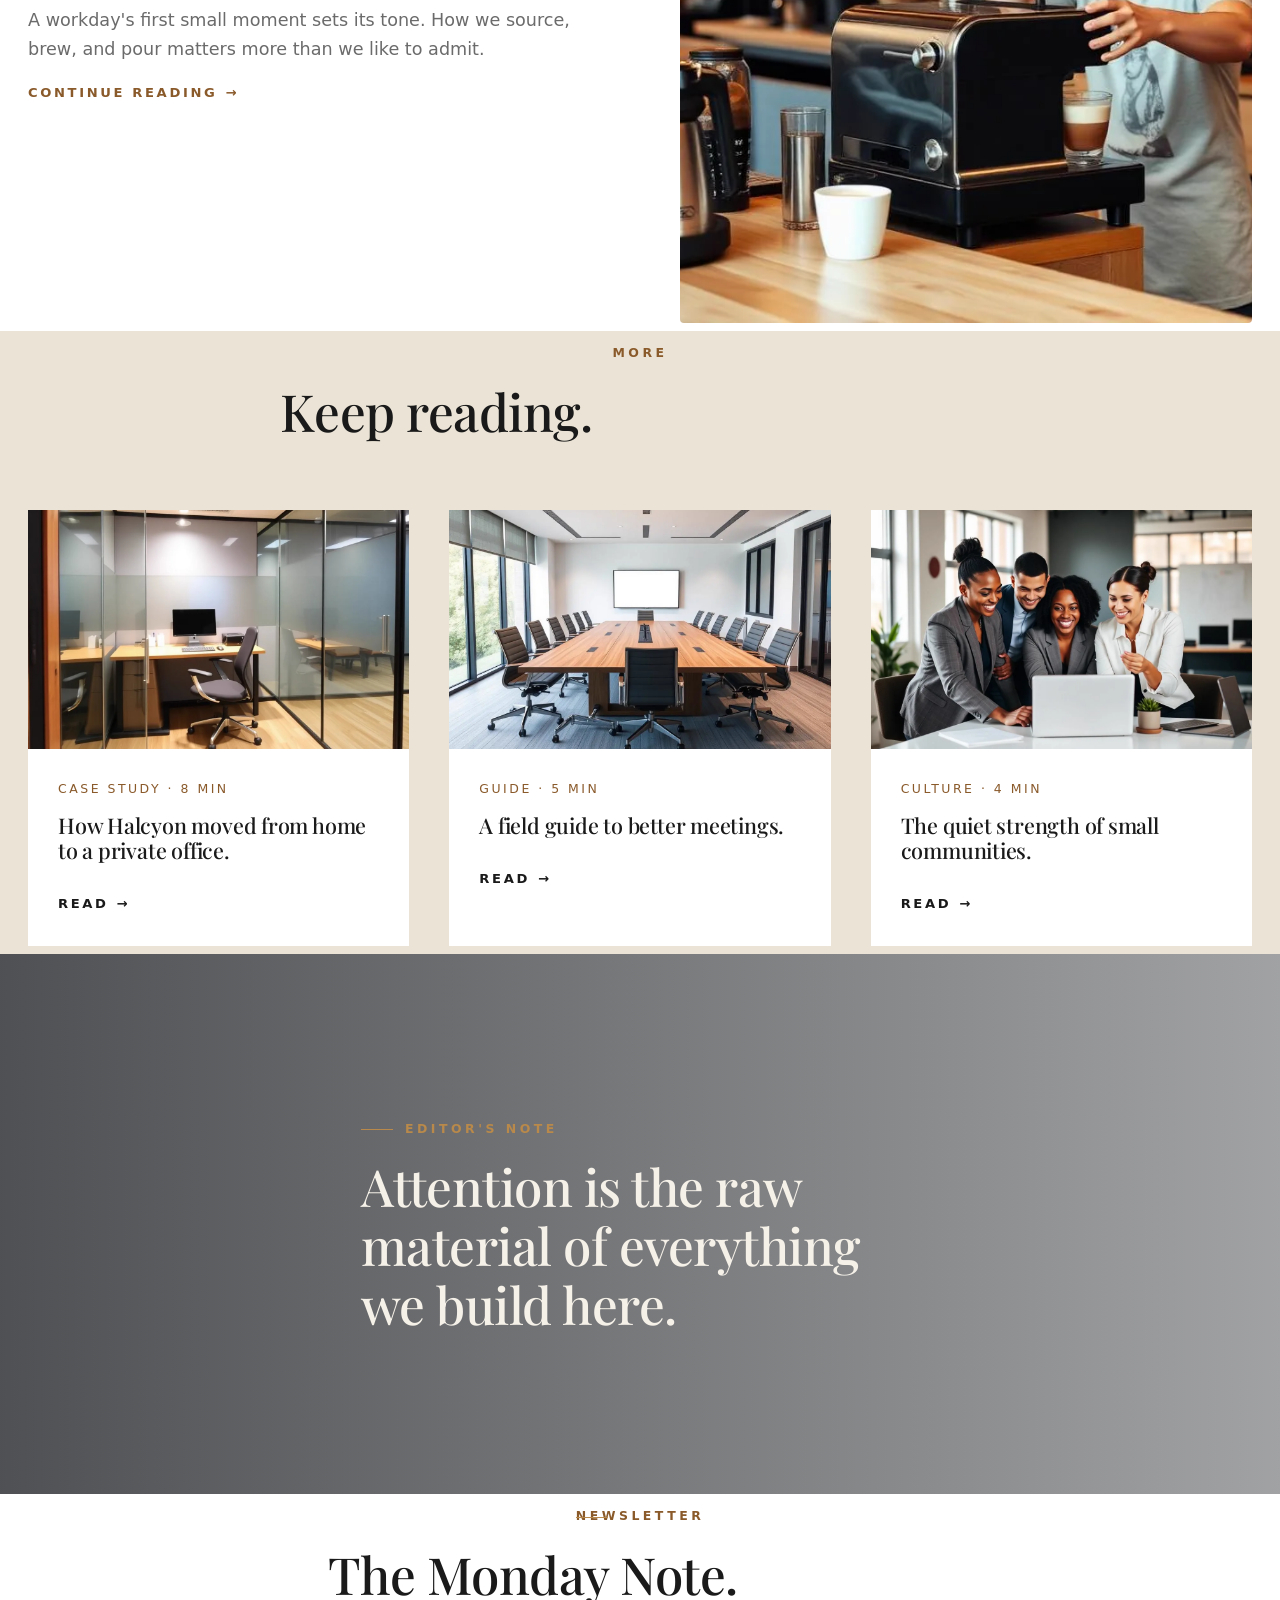
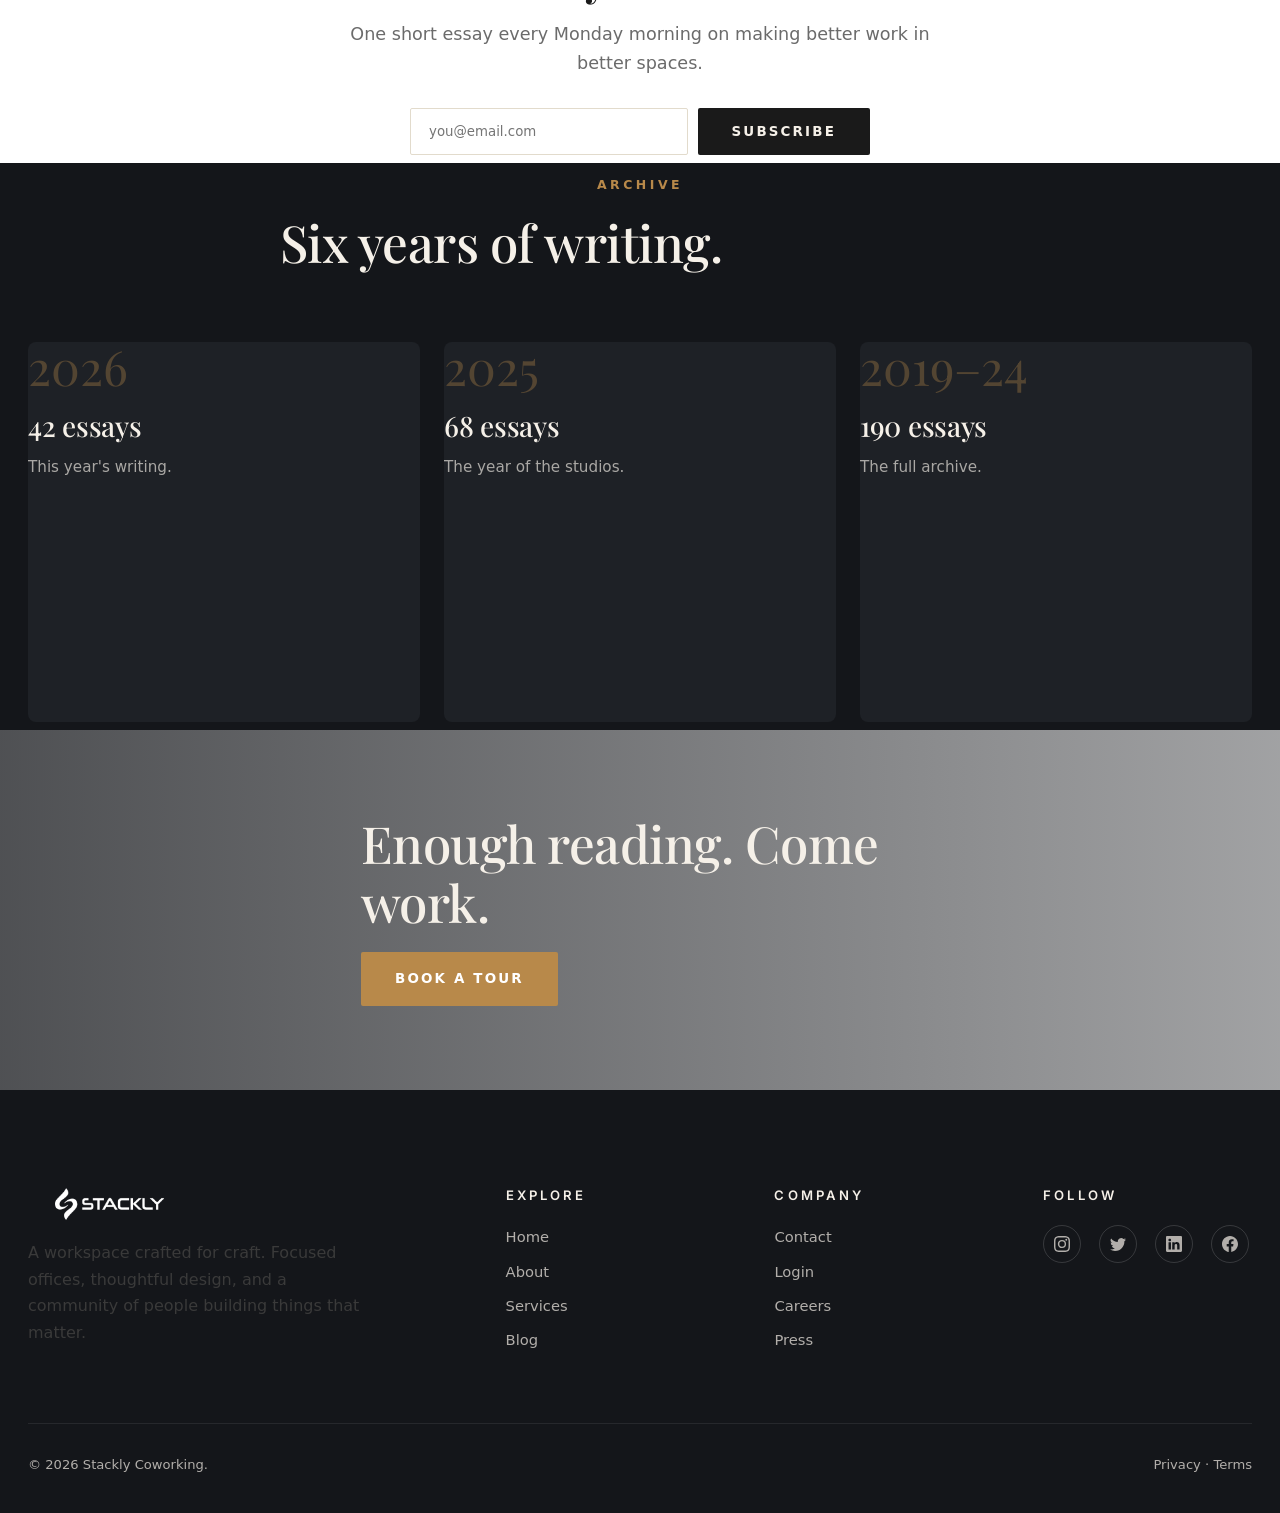
<file: blog.html>
<!DOCTYPE html>
<html lang="en">

<head>
  <meta charset="UTF-8" />
  <meta name="viewport" content="width=device-width, initial-scale=1.0" />
  <title>Journal — STACKLY Coworking</title>
  <meta name="description"
    content="Notes on focused work, community, hospitality and workspace design from the Stackly team." />
  <link rel="icon" href="/favicon.ico" />
  <link
    href="https://fonts.googleapis.com/css2?family=Playfair+Display:wght@400;500;600&family=Inter:wght@300;400;500;600;700&display=swap"
    rel="stylesheet" />
  <link rel="stylesheet" href="./css/style.css" />
<style>

</style>

</head>
<style>
  * { box-sizing: border-box; margin: 0; padding: 0; }
  body { font-family: system-ui, -apple-system, sans-serif; background: #fff; color: #111; }

  .wrap{
    width:100%;
    max-width:1600px;
    margin:auto;
    padding:60px 40px;
}




  h1 { text-align: center; font-size: 28px; font-weight: 600; margin-bottom: 32px; }

  .grid {
    display: grid;
    gap: 24px;
     grid-template-columns: repeat(auto-fit, minmax(300px, 1fr));
  }
  @media (min-width: 640px) { .grid { grid-template-columns: repeat(2, 1fr); } }
  @media (min-width: 1024px) { .grid { grid-template-columns: repeat(3, 1fr); } }

  .card{
    position:relative;
    width:100%;
    height:380px;
    overflow:hidden;
    border:none;
    cursor:pointer;
    padding:0;
    border-radius:8px;
}

.card img{
    width:100%;
    height:100%;
    object-fit:cover;
    object-position: center;
    transition: transform .5s ease;
}

 .card:hover img{
    transform:scale(1.08);
}   
</style>

<body>

  <nav class="nav dark">
    <a href="./index.html" class="nav-logo"><img src="./images/logo-dark.webp" alt="STACKLY Logo"
        class="nav-logo-img" /></a>
    <ul class="nav-menu">
      <li><a href="index.html">Home</a></li>
      <li><a href="about.html">About</a></li>
      <li><a href="services.html">Services</a></li>
      <li><a href="blog.html" class="active">Blog</a></li>
      <li><a href="contact.html">Contact</a></li>
<li class="mobile-login"><a href="login.html" class="nav-cta" style="display: flex; justify-content: center; align-items: center; gap: 3px;"><svg xmlns="http://www.w3.org/2000/svg" width="20" height="20" fill="currentColor" class="bi bi-person" viewBox="0 0 16 16">
  <path d="M8 8a3 3 0 1 0 0-6 3 3 0 0 0 0 6m2-3a2 2 0 1 1-4 0 2 2 0 0 1 4 0m4 8c0 1-1 1-1 1H3s-1 0-1-1 1-4 6-4 6 3 6 4m-1-.004c-.001-.246-.154-.986-.832-1.664C11.516 10.68 10.289 10 8 10s-3.516.68-4.168 1.332c-.678.678-.83 1.418-.832 1.664z"/>
</svg> Login</a></li>    </ul>
<ul class="mobile-login-button" style="list-style: none;">
    <li><a href="login.html" class="nav-cta" style="display: flex; justify-content: center; align-items: center; gap: 3px;"><svg xmlns="http://www.w3.org/2000/svg" width="20" height="20" fill="currentColor" class="bi bi-person" viewBox="0 0 16 16">
  <path d="M8 8a3 3 0 1 0 0-6 3 3 0 0 0 0 6m2-3a2 2 0 1 1-4 0 2 2 0 0 1 4 0m4 8c0 1-1 1-1 1H3s-1 0-1-1 1-4 6-4 6 3 6 4m-1-.004c-.001-.246-.154-.986-.832-1.664C11.516 10.68 10.289 10 8 10s-3.516.68-4.168 1.332c-.678.678-.83 1.418-.832 1.664z"/>
</svg> Login</a></li>
  </ul>
    <!-- <a href="login.html" class="nav-cta">Login</a> -->
    <button class="nav-toggle" aria-label="Menu"><span></span><span></span><span></span></button>
  </nav>

  <section class="page-hero"
    style="background:linear-gradient(rgba(20,22,26,.7),rgba(20,22,26,.7)),url('./images/blog-2.webp') center/cover;">
    <div class="container">
      <div class="crumb">Home · Journal</div>
      <h1>Notes on focused work.</h1>
    </div>
  </section>

  <!-- 1. Featured -->
  <section class="section">
    <div class="container">
      <div class="split">
        <div class="split-img reveal-left"><img src="./images/blog-2.webp" alt="Featured" loading="lazy" /></div>
        <div class="reveal">
          <div class="eyebrow">Featured · Productivity</div>
          <h2>The four-hour focus block, revisited.</h2>
          <p class="lead" style="margin-top:20px;">We asked 200 members to protect one uninterrupted block per day.
            Here's what happened to their output — and their mood.</p>
          <a href="404.html" class="read-more">Read the story</a>
        </div>
      </div>
    </div>
  </section>

  <!-- 2. Latest grid -->
  <section class="section" style="background:var(--bg-alt);">
    <div class="container">
      <div class="section-head center reveal">
        <div class="eyebrow">Latest</div>
        <h2>From the journal.</h2>
      </div>
      <div class="blog-grid">
        <article class="blog-card reveal delay-1">
          <div class="blog-img"><img src="./images/blog-1.webp" alt="" loading="lazy" /></div>
          <div class="blog-body">
            <div class="blog-meta">Design · 6 min</div>
            <h3><a href="404.html">Why acoustics matter more than aesthetics.</a></h3>
            <p>The invisible design decision that shapes every workday.</p><a href="404.html" class="read-more">Read</a>
          </div>
        </article>
        <article class="blog-card reveal delay-2">
          <div class="blog-img"><img src="./images/blog-3.webp" alt="" loading="lazy" /></div>
          <div class="blog-body">
            <div class="blog-meta">Community · 4 min</div>
            <h3><a href="404.html">Building rituals that make a workspace feel like home.</a></h3>
            <p>Small habits, big cultural returns.</p><a href="404.html" class="read-more">Read</a>
          </div>
        </article>
        <article class="blog-card reveal delay-3">
          <div class="blog-img"><img src="./images/blog-4.webp" alt="" loading="lazy" /></div>
          <div class="blog-body">
            <div class="blog-meta">Workshops · 5 min</div>
            <h3><a href="404.html">Inside our Wednesday workshops.</a></h3>
            <p>Peer teaching, structured feedback, and shared craft.</p><a href="404.html" class="read-more">Read</a>
          </div>
        </article>
      </div>
    </div>
  </section>

  <!-- 3. Category strip -->
  <section class="section dark-sec tight">
    <div class="container">
      <div class="grid grid-4">
        <div class="card reveal delay-1">
          <h3>Productivity</h3>
          <p>28 essays</p>
        </div>
        <div class="card reveal delay-2">
          <h3>Design</h3>
          <p>19 essays</p>
        </div>
        <div class="card reveal delay-3">
          <h3>Community</h3>
          <p>22 essays</p>
        </div>
        <div class="card reveal delay-4">
          <h3>Culture</h3>
          <p>14 essays</p>
        </div>
      </div>
    </div>
  </section>

  <!-- 4. Long form split -->
  <section class="section">
    <div class="container split reverse">
      <div class="split-img reveal-right"><img src="./images/amenity-cafe.webp" alt="Cafe" loading="lazy" /></div>
      <div class="reveal">
        <div class="eyebrow">Long read · Hospitality</div>
        <h2>The espresso is the message.</h2>
        <p class="lead" style="margin-top:20px;">A workday's first small moment sets its tone. How we source, brew, and
          pour matters more than we like to admit.</p>
        <a href="404.html" class="read-more">Continue reading</a>
      </div>
    </div>
  </section>

  <!-- 5. More posts -->
  <section class="section" style="background:var(--bg-alt);">
    <div class="container">
      <div class="section-head center reveal">
        <div class="eyebrow">More</div>
        <h2>Keep reading.</h2>
      </div>
      <div class="blog-grid">
        <article class="blog-card reveal delay-1">
          <div class="blog-img"><img src="./images/workspace-2.webp" alt="" loading="lazy" /></div>
          <div class="blog-body">
            <div class="blog-meta">Case study · 8 min</div>
            <h3><a href="404.html">How Halcyon moved from home to a private office.</a></h3><a href="404.html"
              class="read-more">Read</a>
          </div>
        </article>
        <article class="blog-card reveal delay-2">
          <div class="blog-img"><img src="./images/workspace-3.webp" alt="" loading="lazy" /></div>
          <div class="blog-body">
            <div class="blog-meta">Guide · 5 min</div>
            <h3><a href="404.html">A field guide to better meetings.</a></h3><a href="404.html"
              class="read-more">Read</a>
          </div>
        </article>
        <article class="blog-card reveal delay-3">
          <div class="blog-img"><img src="./images/team.webp" alt="" loading="lazy" /></div>
          <div class="blog-body">
            <div class="blog-meta">Culture · 4 min</div>
            <h3><a href="404.html">The quiet strength of small communities.</a></h3><a href="404.html"
              class="read-more">Read</a>
          </div>
        </article>
      </div>
    </div>
  </section>

  <!-- 6. Quote band -->
  <section class="band" style="background-image:url('./images/blog-3.webp');">
    <div class="container reveal">
      <div class="eyebrow" style="color:var(--accent);">Editor's note</div>
      <h2>Attention is the raw material of everything we build here.</h2>
    </div>
  </section>

  <!-- 7. Newsletter -->
  <section class="section">
    <div class="container text-center reveal" style="max-width:640px;">
      <div class="eyebrow" style="padding-left:0;">Newsletter</div>
      <h2>The Monday Note.</h2>
      <p class="lead" style="margin:16px auto 30px;">One short essay every Monday morning on making better work in
        better spaces.</p>
      <form onsubmit="event.preventDefault(); "
        style="display:flex; gap:10px; max-width:460px; margin:0 auto;">
        <input type="email" placeholder="you@email.com" required
          style="flex:1; padding:14px 18px; border:1px solid var(--line); border-radius:2px; font-family:inherit;" />
        <button class="btn btn-dark" onclick="window.location.href='404.html'" type="submit">Subscribe</button>
      </form>
    </div>
  </section>

  <!-- 8. Archive -->
  <section class="section dark-sec">
    <div class="container">
      <div class="section-head center reveal">
        <div class="eyebrow">Archive</div>
        <h2>Six years of writing.</h2>
      </div>
      <div class="grid grid-3">
        <div class="card reveal delay-1">
          <div class="card-num">2026</div>
          <h3>42 essays</h3>
          <p>This year's writing.</p>
        </div>
        <div class="card reveal delay-2">
          <div class="card-num">2025</div>
          <h3>68 essays</h3>
          <p>The year of the studios.</p>
        </div>
        <div class="card reveal delay-3">
          <div class="card-num">2019–24</div>
          <h3>190 essays</h3>
          <p>The full archive.</p>
        </div>
      </div>
    </div>
  </section>

  <!-- 9. CTA -->
  <section class="band" style="background-image:url('./images/workspace-1.webp'); min-height:40vh;">
    <div class="container reveal">
      <h2>Enough reading. Come work.</h2>
      <a href="contact.html" class="btn btn-primary" style="margin-top:20px;">Book a Tour</a>
    </div>
  </section>

  <footer class="footer">
    <div class="container">
      <div class="footer-grid">
        <div><a href="./index.html"><img src="./images/logo-dark.webp" alt="Stackly" class="footer-logo" /></a>
          <p style="max-width:340px;">A workspace crafted for craft. Focused offices, thoughtful design, and a community of people building things that matter.</p>
        </div>
        <div>
          <h4>Explore</h4>
          <ul>
            <li><a href="index.html">Home</a></li>
            <li><a href="about.html">About</a></li>
            <li><a href="services.html">Services</a></li>
            <li><a href="blog.html">Blog</a></li>
          </ul>
        </div>
        <div>
          <h4>Company</h4>
          <ul>
            <li><a href="contact.html">Contact</a></li>
            <li><a href="login.html">Login</a></li>
            <li><a href="404.html">Careers</a></li>
            <li><a href="404.html">Press</a></li>
          </ul>
        </div>
        <div>
          <h4>Follow</h4>
          <div class="socials"><a href="404.html"><svg xmlns="http://www.w3.org/2000/svg" width="16" height="16"
                fill="currentColor" class="bi bi-instagram" viewBox="0 0 16 16">
                <path
                  d="M8 0C5.829 0 5.556.01 4.703.048 3.85.088 3.269.222 2.76.42a3.9 3.9 0 0 0-1.417.923A3.9 3.9 0 0 0 .42 2.76C.222 3.268.087 3.85.048 4.7.01 5.555 0 5.827 0 8.001c0 2.172.01 2.444.048 3.297.04.852.174 1.433.372 1.942.205.526.478.972.923 1.417.444.445.89.719 1.416.923.51.198 1.09.333 1.942.372C5.555 15.99 5.827 16 8 16s2.444-.01 3.298-.048c.851-.04 1.434-.174 1.943-.372a3.9 3.9 0 0 0 1.416-.923c.445-.445.718-.891.923-1.417.197-.509.332-1.09.372-1.942C15.99 10.445 16 10.173 16 8s-.01-2.445-.048-3.299c-.04-.851-.175-1.433-.372-1.941a3.9 3.9 0 0 0-.923-1.417A3.9 3.9 0 0 0 13.24.42c-.51-.198-1.092-.333-1.943-.372C10.443.01 10.172 0 7.998 0zm-.717 1.442h.718c2.136 0 2.389.007 3.232.046.78.035 1.204.166 1.486.275.373.145.64.319.92.599s.453.546.598.92c.11.281.24.705.275 1.485.039.843.047 1.096.047 3.231s-.008 2.389-.047 3.232c-.035.78-.166 1.203-.275 1.485a2.5 2.5 0 0 1-.599.919c-.28.28-.546.453-.92.598-.28.11-.704.24-1.485.276-.843.038-1.096.047-3.232.047s-2.39-.009-3.233-.047c-.78-.036-1.203-.166-1.485-.276a2.5 2.5 0 0 1-.92-.598 2.5 2.5 0 0 1-.6-.92c-.109-.281-.24-.705-.275-1.485-.038-.843-.046-1.096-.046-3.233s.008-2.388.046-3.231c.036-.78.166-1.204.276-1.486.145-.373.319-.64.599-.92s.546-.453.92-.598c.282-.11.705-.24 1.485-.276.738-.034 1.024-.044 2.515-.045zm4.988 1.328a.96.96 0 1 0 0 1.92.96.96 0 0 0 0-1.92m-4.27 1.122a4.109 4.109 0 1 0 0 8.217 4.109 4.109 0 0 0 0-8.217m0 1.441a2.667 2.667 0 1 1 0 5.334 2.667 2.667 0 0 1 0-5.334" />
              </svg></a><a href="404.html"><svg xmlns="http://www.w3.org/2000/svg" width="16" height="16"
                fill="currentColor" class="bi bi-twitter" viewBox="0 0 16 16">
                <path
                  d="M5.026 15c6.038 0 9.341-5.003 9.341-9.334q.002-.211-.006-.422A6.7 6.7 0 0 0 16 3.542a6.7 6.7 0 0 1-1.889.518 3.3 3.3 0 0 0 1.447-1.817 6.5 6.5 0 0 1-2.087.793A3.286 3.286 0 0 0 7.875 6.03a9.32 9.32 0 0 1-6.767-3.429 3.29 3.29 0 0 0 1.018 4.382A3.3 3.3 0 0 1 .64 6.575v.045a3.29 3.29 0 0 0 2.632 3.218 3.2 3.2 0 0 1-.865.115 3 3 0 0 1-.614-.057 3.28 3.28 0 0 0 3.067 2.277A6.6 6.6 0 0 1 .78 13.58a6 6 0 0 1-.78-.045A9.34 9.34 0 0 0 5.026 15" />
              </svg></a><a href="404.html"><svg xmlns="http://www.w3.org/2000/svg" width="16" height="16"
                fill="currentColor" class="bi bi-linkedin" viewBox="0 0 16 16">
                <path
                  d="M0 1.146C0 .513.526 0 1.175 0h13.65C15.474 0 16 .513 16 1.146v13.708c0 .633-.526 1.146-1.175 1.146H1.175C.526 16 0 15.487 0 14.854zm4.943 12.248V6.169H2.542v7.225zm-1.2-8.212c.837 0 1.358-.554 1.358-1.248-.015-.709-.52-1.248-1.342-1.248S2.4 3.226 2.4 3.934c0 .694.521 1.248 1.327 1.248zm4.908 8.212V9.359c0-.216.016-.432.08-.586.173-.431.568-.878 1.232-.878.869 0 1.216.662 1.216 1.634v3.865h2.401V9.25c0-2.22-1.184-3.252-2.764-3.252-1.274 0-1.845.7-2.165 1.193v.025h-.016l.016-.025V6.169h-2.4c.03.678 0 7.225 0 7.225z" />
              </svg></a><a href="404.html"><svg xmlns="http://www.w3.org/2000/svg" width="16" height="16"
                fill="currentColor" class="bi bi-facebook" viewBox="0 0 16 16">
                <path
                  d="M16 8.049c0-4.446-3.582-8.05-8-8.05C3.58 0-.002 3.603-.002 8.05c0 4.017 2.926 7.347 6.75 7.951v-5.625h-2.03V8.05H6.75V6.275c0-2.017 1.195-3.131 3.022-3.131.876 0 1.791.157 1.791.157v1.98h-1.009c-.993 0-1.303.621-1.303 1.258v1.51h2.218l-.354 2.326H9.25V16c3.824-.604 6.75-3.934 6.75-7.951" />
              </svg></a></div>
        </div>
      </div>
      <div class="footer-bottom"><span>© 2026 Stackly Coworking.</span><span><a href="404.html">Privacy</a> · <a
            href="404.html">Terms</a></span></div>
    </div>
  </footer>
  <script src="./js/main.js"></script>
</body>

</html>
</file>
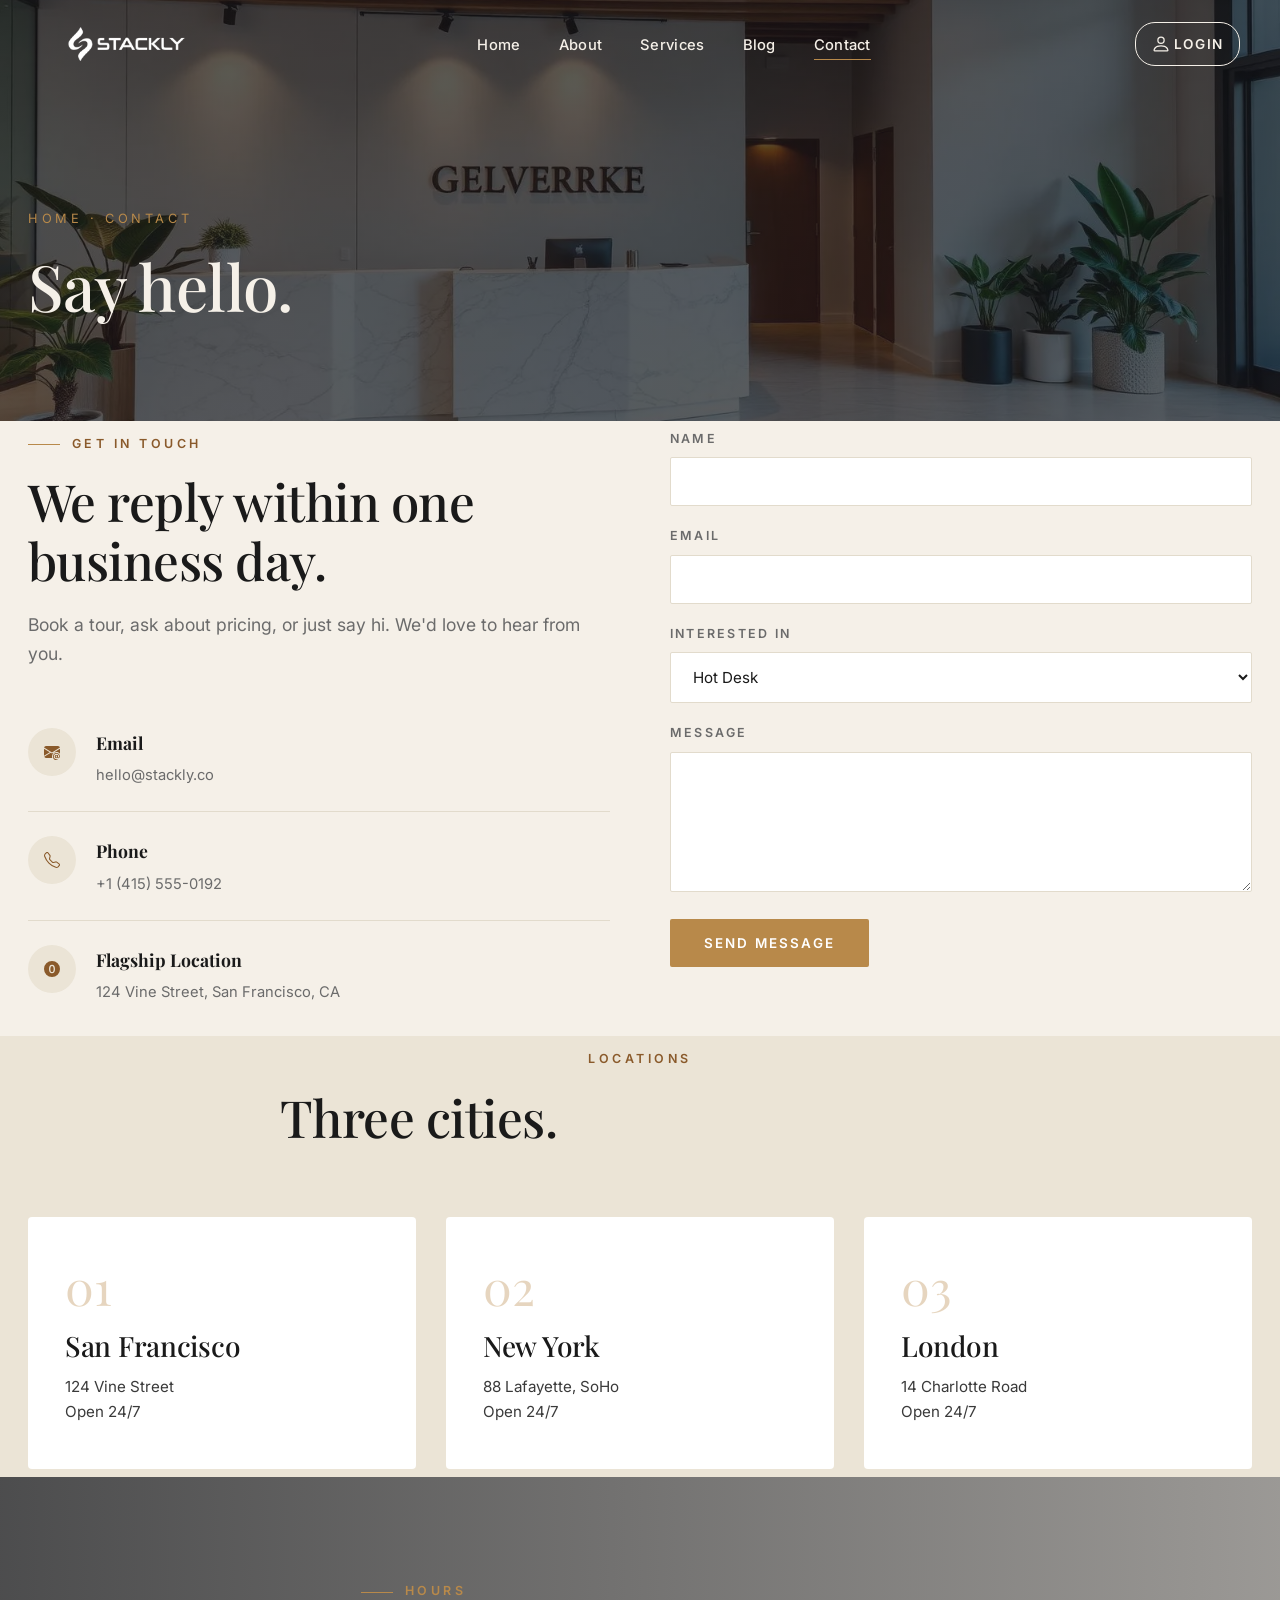
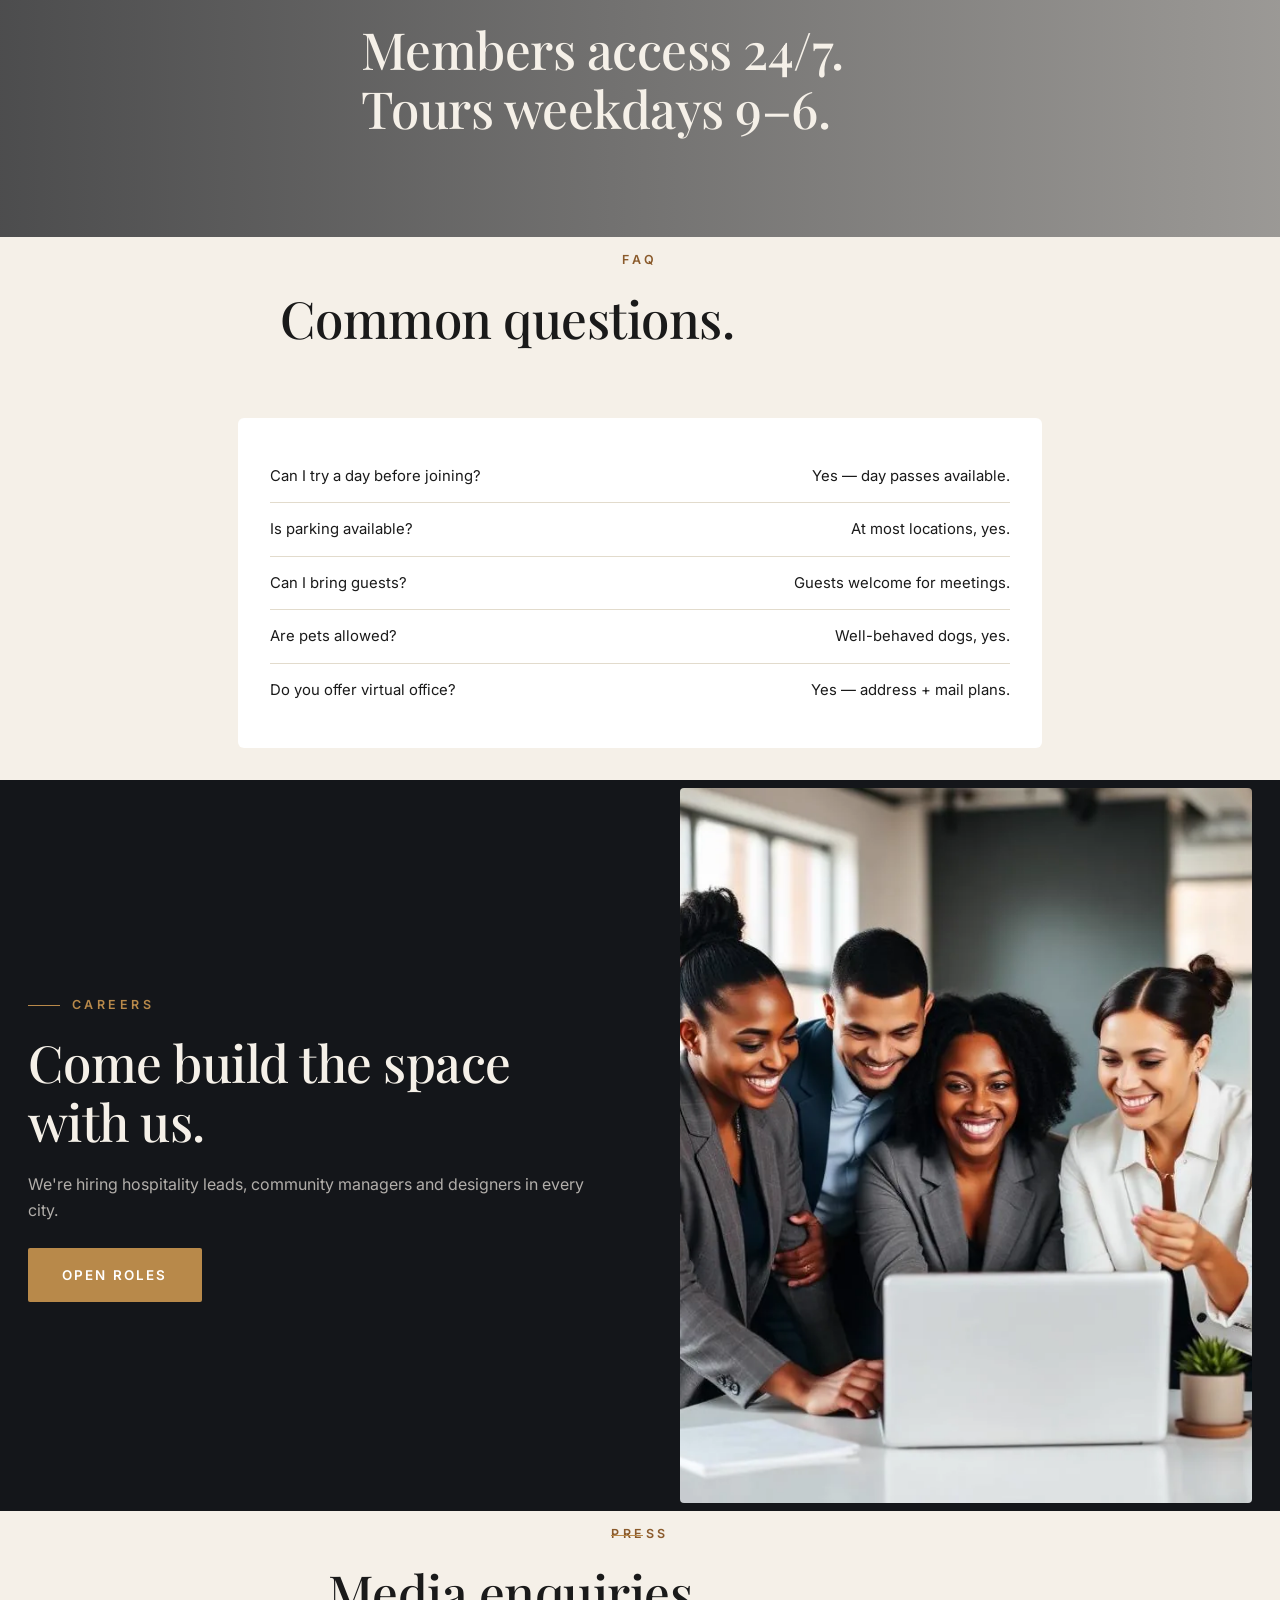
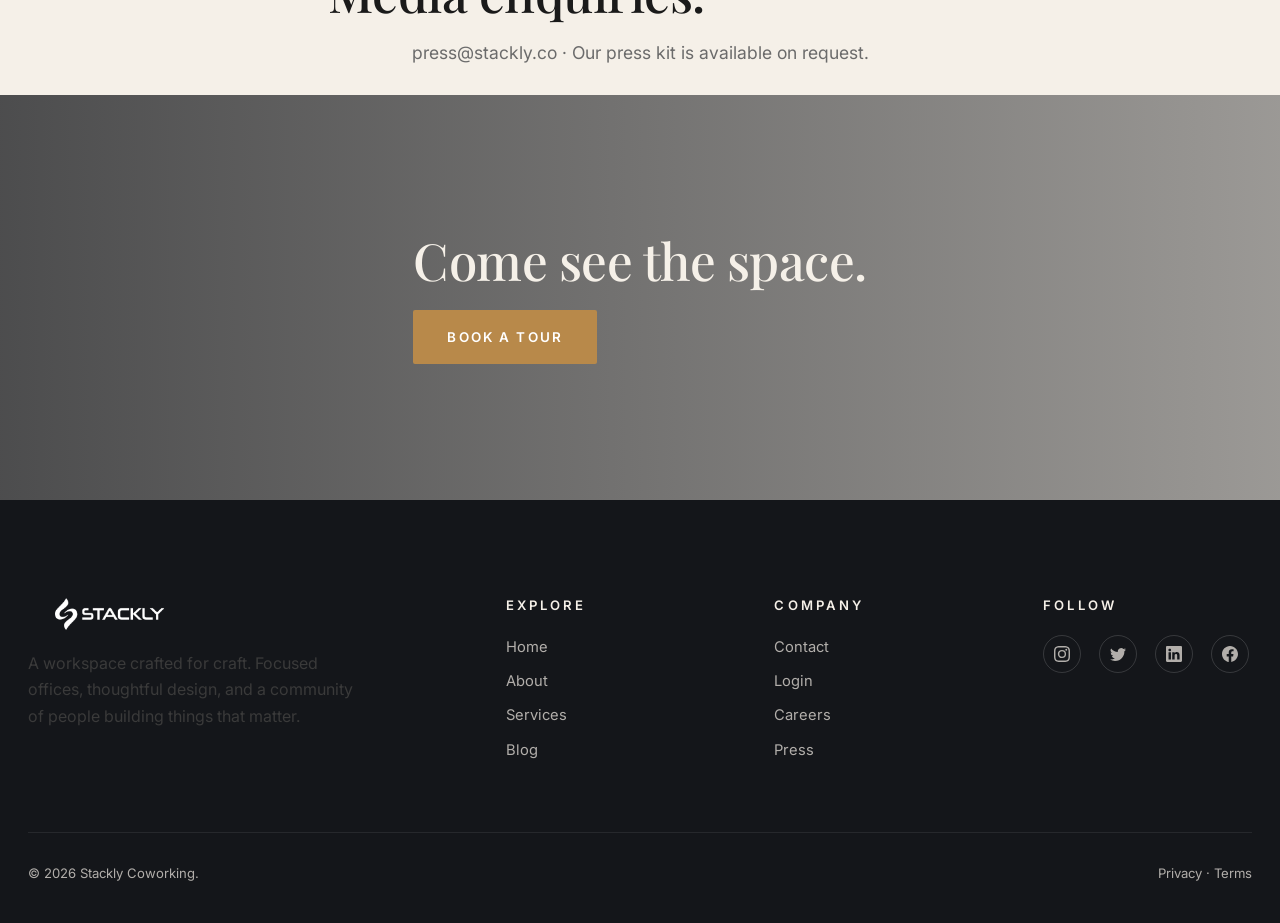
<file: contact.html>
<!DOCTYPE html>
<html lang="en">

<head>
  <meta charset="UTF-8" />
  <meta name="viewport" content="width=device-width, initial-scale=1.0" />
  <title>Contact — STACKLY Coworking</title>
  <meta name="description" content="Book a tour, ask a question, or say hello. We reply within one business day." />
  <link rel="icon" href="/favicon.ico" />
  <link
    href="https://fonts.googleapis.com/css2?family=Playfair+Display:wght@400;500;600&family=Inter:wght@300;400;500;600;700&display=swap"
    rel="stylesheet" />
  <link rel="stylesheet" href="./css/style.css" />
</head>

<body>

  <nav class="nav dark">
    <a href="./index.html" class="nav-logo"><img src="./images/logo-dark (1).webp" alt="STACKLY Logo"
        class="nav-logo-img" /></a>
    <ul class="nav-menu">
      <li><a href="./index.html">Home</a></li>
      <li><a href="./about.html">About</a></li>
      <li><a href="./services.html">Services</a></li>
      <li><a href="./blog.html">Blog</a></li>
      <li><a href="./contact.html" class="active">Contact</a></li>
<li class="mobile-login"><a href="login.html" class="nav-cta" style="display: flex; justify-content: center; align-items: center; gap: 3px;"><svg xmlns="http://www.w3.org/2000/svg" width="20" height="20" fill="currentColor" class="bi bi-person" viewBox="0 0 16 16">
  <path d="M8 8a3 3 0 1 0 0-6 3 3 0 0 0 0 6m2-3a2 2 0 1 1-4 0 2 2 0 0 1 4 0m4 8c0 1-1 1-1 1H3s-1 0-1-1 1-4 6-4 6 3 6 4m-1-.004c-.001-.246-.154-.986-.832-1.664C11.516 10.68 10.289 10 8 10s-3.516.68-4.168 1.332c-.678.678-.83 1.418-.832 1.664z"/>
</svg> Login</a></li>    </ul>
<ul class="mobile-login-button" style="list-style: none;">
    <li><a href="login.html" class="nav-cta" style="display: flex; justify-content: center; align-items: center; gap: 3px;"><svg xmlns="http://www.w3.org/2000/svg" width="20" height="20" fill="currentColor" class="bi bi-person" viewBox="0 0 16 16">
  <path d="M8 8a3 3 0 1 0 0-6 3 3 0 0 0 0 6m2-3a2 2 0 1 1-4 0 2 2 0 0 1 4 0m4 8c0 1-1 1-1 1H3s-1 0-1-1 1-4 6-4 6 3 6 4m-1-.004c-.001-.246-.154-.986-.832-1.664C11.516 10.68 10.289 10 8 10s-3.516.68-4.168 1.332c-.678.678-.83 1.418-.832 1.664z"/>
</svg> Login</a></li>
  </ul>
    <!-- <a href="./login.html" class="nav-cta">Login</a> -->
    <button class="nav-toggle" aria-label="Menu"><span></span><span></span><span></span></button>
  </nav>

  <section class="page-hero"
    style="background:linear-gradient(rgba(20,22,26,.7),rgba(20,22,26,.7)),url('./images/contact-hero.webp') center/cover;">
    <div class="container">
      <div class="crumb">Home · Contact</div>
      <h1>Say hello.</h1>
    </div>
  </section>

  <!-- 1. Intro + Form -->
  <section class="section">
    <div class="container contact-grid">
      <div class="reveal-left">
        <div class="eyebrow">Get in touch</div>
        <h2>We reply within one business day.</h2>
        <p class="lead" style="margin-top:20px;">Book a tour, ask about pricing, or just say hi. We'd love to hear from
          you.</p>
        <div style="margin-top:36px;">
          <div class="contact-info-item">
            <div class="icon"><svg xmlns="http://www.w3.org/2000/svg" width="16" height="16" fill="currentColor"
                class="bi bi-envelope-at-fill" viewBox="0 0 16 16">
                <path
                  d="M2 2A2 2 0 0 0 .05 3.555L8 8.414l7.95-4.859A2 2 0 0 0 14 2zm-2 9.8V4.698l5.803 3.546zm6.761-2.97-6.57 4.026A2 2 0 0 0 2 14h6.256A4.5 4.5 0 0 1 8 12.5a4.49 4.49 0 0 1 1.606-3.446l-.367-.225L8 9.586zM16 9.671V4.697l-5.803 3.546.338.208A4.5 4.5 0 0 1 12.5 8c1.414 0 2.675.652 3.5 1.671" />
                <path
                  d="M15.834 12.244c0 1.168-.577 2.025-1.587 2.025-.503 0-1.002-.228-1.12-.648h-.043c-.118.416-.543.643-1.015.643-.77 0-1.259-.542-1.259-1.434v-.529c0-.844.481-1.4 1.26-1.4.585 0 .87.333.953.63h.03v-.568h.905v2.19c0 .272.18.42.411.42.315 0 .639-.415.639-1.39v-.118c0-1.277-.95-2.326-2.484-2.326h-.04c-1.582 0-2.64 1.067-2.64 2.724v.157c0 1.867 1.237 2.654 2.57 2.654h.045c.507 0 .935-.07 1.18-.18v.731c-.219.1-.643.175-1.237.175h-.044C10.438 16 9 14.82 9 12.646v-.214C9 10.36 10.421 9 12.485 9h.035c2.12 0 3.314 1.43 3.314 3.034zm-4.04.21v.227c0 .586.227.8.581.8.31 0 .564-.17.564-.743v-.367c0-.516-.275-.708-.572-.708-.346 0-.573.245-.573.791" />
              </svg></div>
            <div><strong>Email</strong><span>hello@stackly.co</span></div>
          </div>
          <div class="contact-info-item">
            <div class="icon"><svg xmlns="http://www.w3.org/2000/svg" width="16" height="16" fill="currentColor"
                class="bi bi-telephone" viewBox="0 0 16 16">
                <path
                  d="M3.654 1.328a.678.678 0 0 0-1.015-.063L1.605 2.3c-.483.484-.661 1.169-.45 1.77a17.6 17.6 0 0 0 4.168 6.608 17.6 17.6 0 0 0 6.608 4.168c.601.211 1.286.033 1.77-.45l1.034-1.034a.678.678 0 0 0-.063-1.015l-2.307-1.794a.68.68 0 0 0-.58-.122l-2.19.547a1.75 1.75 0 0 1-1.657-.459L5.482 8.062a1.75 1.75 0 0 1-.46-1.657l.548-2.19a.68.68 0 0 0-.122-.58zM1.884.511a1.745 1.745 0 0 1 2.612.163L6.29 2.98c.329.423.445.974.315 1.494l-.547 2.19a.68.68 0 0 0 .178.643l2.457 2.457a.68.68 0 0 0 .644.178l2.189-.547a1.75 1.75 0 0 1 1.494.315l2.306 1.794c.829.645.905 1.87.163 2.611l-1.034 1.034c-.74.74-1.846 1.065-2.877.702a18.6 18.6 0 0 1-7.01-4.42 18.6 18.6 0 0 1-4.42-7.009c-.362-1.03-.037-2.137.703-2.877z" />
              </svg></div>
            <div><strong>Phone</strong><span>+1 (415) 555-0192</span></div>
          </div>
          <div class="contact-info-item">
            <div class="icon"><svg xmlns="http://www.w3.org/2000/svg" width="16" height="16" fill="currentColor"
                class="bi bi-0-circle-fill" viewBox="0 0 16 16">
                <path
                  d="M8 4.951c-1.008 0-1.629 1.09-1.629 2.895v.31c0 1.81.627 2.895 1.629 2.895s1.623-1.09 1.623-2.895v-.31c0-1.8-.621-2.895-1.623-2.895" />
                <path
                  d="M16 8A8 8 0 1 1 0 8a8 8 0 0 1 16 0m-8.012 4.158c1.858 0 2.96-1.582 2.96-3.99V7.84c0-2.426-1.079-3.996-2.936-3.996-1.864 0-2.965 1.588-2.965 3.996v.328c0 2.42 1.09 3.99 2.941 3.99" />
              </svg></div>
            <div><strong>Flagship Location</strong><span>124 Vine Street, San Francisco, CA</span></div>
          </div>
        </div>
      </div>
      <form class="reveal-right" onsubmit="event.preventDefault();">
        <div class="form-field"><label>Name</label><input type="text" required /></div>
        <div class="form-field"><label>Email</label><input type="email" required /></div>
        <div class="form-field"><label>Interested in</label>
          <select>
            <option>Hot Desk</option>
            <option>Dedicated Desk</option>
            <option>Private Office</option>
            <option>Event Space</option>
          </select>
        </div>
        <div class="form-field"><label>Message</label><textarea></textarea></div>
        <button type="submit" class="btn btn-primary" onclick="window.location.href='404.html'" >Send Message</button>
      </form>
    </div>
  </section>

  <!-- 2. Locations -->
  <section class="section" style="background:var(--bg-alt);">
    <div class="container">
      <div class="section-head center reveal">
        <div class="eyebrow">Locations</div>
        <h2>Three cities.</h2>
      </div>
      <div class="grid grid-3">
        <div class="card reveal delay-1">
          <div class="card-num">01</div>
          <h3>San Francisco</h3>
          <p>124 Vine Street<br />Open 24/7</p>
        </div>
        <div class="card reveal delay-2">
          <div class="card-num">02</div>
          <h3>New York</h3>
          <p>88 Lafayette, SoHo<br />Open 24/7</p>
        </div>
        <div class="card reveal delay-3">
          <div class="card-num">03</div>
          <h3>London</h3>
          <p>14 Charlotte Road<br />Open 24/7</p>
        </div>
      </div>
    </div>
  </section>

  <!-- 3. Hours band -->
  <section class="band" style="background-image:url('./images/building.webp'); min-height:40vh;">
    <div class="container reveal">
      <div class="eyebrow" style="color:var(--accent);">Hours</div>
      <h2>Members access 24/7. Tours weekdays 9–6.</h2>
    </div>
  </section>

  <!-- 4. FAQ -->
  <section class="section">
    <div class="container" style="max-width:820px;">
      <div class="section-head center reveal">
        <div class="eyebrow">FAQ</div>
        <h2>Common questions.</h2>
      </div>
      <div class="reveal">
        <div class="panel">
          <div class="panel-row"><span>Can I try a day before joining?</span><span>Yes — day passes available.</span>
          </div>
          <div class="panel-row"><span>Is parking available?</span><span>At most locations, yes.</span></div>
          <div class="panel-row"><span>Can I bring guests?</span><span>Guests welcome for meetings.</span></div>
          <div class="panel-row"><span>Are pets allowed?</span><span>Well-behaved dogs, yes.</span></div>
          <div class="panel-row"><span>Do you offer virtual office?</span><span>Yes — address + mail plans.</span></div>
        </div>
      </div>
    </div>
  </section>

  <!-- 5. Careers -->
  <section class="section dark-sec">
    <div class="container split">
      <div class="reveal">
        <div class="eyebrow">Careers</div>
        <h2>Come build the space with us.</h2>
        <p style="margin-top:20px;">We're hiring hospitality leads, community managers and designers in every city.</p>
        <a href="./404.html" class="btn btn-primary" style="margin-top:24px;">Open Roles</a>
      </div>
      <div class="split-img reveal-right"><img src="./images/team.webp" alt="Team" loading="lazy" /></div>
    </div>
  </section>

  <!-- 6. Press -->
  <section class="section">
    <div class="container text-center reveal" style="max-width:640px;">
      <div class="eyebrow" style="padding-left:0;">Press</div>
      <h2>Media enquiries.</h2>
      <p class="lead" style="margin:16px auto 20px;">press@stackly.co · Our press kit is available on request.</p>
    </div>
  </section>

  <!-- 7. Final CTA -->
  <section class="band" style="background-image:url('./images/workspace-1.webp'); min-height:45vh;">
    <div class="container reveal">
      <h2>Come see the space.</h2>
      <a href="#top" class="btn btn-primary" style="margin-top:20px;">Book a Tour</a>
    </div>
  </section>

  <footer class="footer">
    <div class="container">
      <div class="footer-grid">
        <div><a href="./index.html"><img src="./images/logo-dark.webp" alt="Stackly" class="footer-logo" /></a>
          <p style="max-width:340px;">A workspace crafted for craft. Focused offices, thoughtful design, and a community of people building things that matter.</p>
        </div>
        <div>
          <h4>Explore</h4>
          <ul>
            <li><a href="./index.html">Home</a></li>
            <li><a href="./about.html">About</a></li>
            <li><a href="./services.html">Services</a></li>
            <li><a href="./blog.html">Blog</a></li>
          </ul>
        </div>
        <div>
          <h4>Company</h4>
          <ul>
            <li><a href="./contact.html">Contact</a></li>
            <li><a href="./login.html">Login</a></li>
            <li><a href="./404.html">Careers</a></li>
            <li><a href="./404.html">Press</a></li>
          </ul>
        </div>
        <div>
          <h4>Follow</h4>
          <div class="socials"><a href="./404.html"><svg xmlns="http://www.w3.org/2000/svg" width="16" height="16"
                fill="currentColor" class="bi bi-instagram" viewBox="0 0 16 16">
                <path
                  d="M8 0C5.829 0 5.556.01 4.703.048 3.85.088 3.269.222 2.76.42a3.9 3.9 0 0 0-1.417.923A3.9 3.9 0 0 0 .42 2.76C.222 3.268.087 3.85.048 4.7.01 5.555 0 5.827 0 8.001c0 2.172.01 2.444.048 3.297.04.852.174 1.433.372 1.942.205.526.478.972.923 1.417.444.445.89.719 1.416.923.51.198 1.09.333 1.942.372C5.555 15.99 5.827 16 8 16s2.444-.01 3.298-.048c.851-.04 1.434-.174 1.943-.372a3.9 3.9 0 0 0 1.416-.923c.445-.445.718-.891.923-1.417.197-.509.332-1.09.372-1.942C15.99 10.445 16 10.173 16 8s-.01-2.445-.048-3.299c-.04-.851-.175-1.433-.372-1.941a3.9 3.9 0 0 0-.923-1.417A3.9 3.9 0 0 0 13.24.42c-.51-.198-1.092-.333-1.943-.372C10.443.01 10.172 0 7.998 0zm-.717 1.442h.718c2.136 0 2.389.007 3.232.046.78.035 1.204.166 1.486.275.373.145.64.319.92.599s.453.546.598.92c.11.281.24.705.275 1.485.039.843.047 1.096.047 3.231s-.008 2.389-.047 3.232c-.035.78-.166 1.203-.275 1.485a2.5 2.5 0 0 1-.599.919c-.28.28-.546.453-.92.598-.28.11-.704.24-1.485.276-.843.038-1.096.047-3.232.047s-2.39-.009-3.233-.047c-.78-.036-1.203-.166-1.485-.276a2.5 2.5 0 0 1-.92-.598 2.5 2.5 0 0 1-.6-.92c-.109-.281-.24-.705-.275-1.485-.038-.843-.046-1.096-.046-3.233s.008-2.388.046-3.231c.036-.78.166-1.204.276-1.486.145-.373.319-.64.599-.92s.546-.453.92-.598c.282-.11.705-.24 1.485-.276.738-.034 1.024-.044 2.515-.045zm4.988 1.328a.96.96 0 1 0 0 1.92.96.96 0 0 0 0-1.92m-4.27 1.122a4.109 4.109 0 1 0 0 8.217 4.109 4.109 0 0 0 0-8.217m0 1.441a2.667 2.667 0 1 1 0 5.334 2.667 2.667 0 0 1 0-5.334" />
              </svg></a><a href="./404.html"><svg xmlns="http://www.w3.org/2000/svg" width="16" height="16"
                fill="currentColor" class="bi bi-twitter" viewBox="0 0 16 16">
                <path
                  d="M5.026 15c6.038 0 9.341-5.003 9.341-9.334q.002-.211-.006-.422A6.7 6.7 0 0 0 16 3.542a6.7 6.7 0 0 1-1.889.518 3.3 3.3 0 0 0 1.447-1.817 6.5 6.5 0 0 1-2.087.793A3.286 3.286 0 0 0 7.875 6.03a9.32 9.32 0 0 1-6.767-3.429 3.29 3.29 0 0 0 1.018 4.382A3.3 3.3 0 0 1 .64 6.575v.045a3.29 3.29 0 0 0 2.632 3.218 3.2 3.2 0 0 1-.865.115 3 3 0 0 1-.614-.057 3.28 3.28 0 0 0 3.067 2.277A6.6 6.6 0 0 1 .78 13.58a6 6 0 0 1-.78-.045A9.34 9.34 0 0 0 5.026 15" />
              </svg></a><a href="./404.html"><svg xmlns="http://www.w3.org/2000/svg" width="16" height="16"
                fill="currentColor" class="bi bi-linkedin" viewBox="0 0 16 16">
                <path
                  d="M0 1.146C0 .513.526 0 1.175 0h13.65C15.474 0 16 .513 16 1.146v13.708c0 .633-.526 1.146-1.175 1.146H1.175C.526 16 0 15.487 0 14.854zm4.943 12.248V6.169H2.542v7.225zm-1.2-8.212c.837 0 1.358-.554 1.358-1.248-.015-.709-.52-1.248-1.342-1.248S2.4 3.226 2.4 3.934c0 .694.521 1.248 1.327 1.248zm4.908 8.212V9.359c0-.216.016-.432.08-.586.173-.431.568-.878 1.232-.878.869 0 1.216.662 1.216 1.634v3.865h2.401V9.25c0-2.22-1.184-3.252-2.764-3.252-1.274 0-1.845.7-2.165 1.193v.025h-.016l.016-.025V6.169h-2.4c.03.678 0 7.225 0 7.225z" />
              </svg></a><a href="./404.html"><svg xmlns="http://www.w3.org/2000/svg" width="16" height="16"
                fill="currentColor" class="bi bi-facebook" viewBox="0 0 16 16">
                <path
                  d="M16 8.049c0-4.446-3.582-8.05-8-8.05C3.58 0-.002 3.603-.002 8.05c0 4.017 2.926 7.347 6.75 7.951v-5.625h-2.03V8.05H6.75V6.275c0-2.017 1.195-3.131 3.022-3.131.876 0 1.791.157 1.791.157v1.98h-1.009c-.993 0-1.303.621-1.303 1.258v1.51h2.218l-.354 2.326H9.25V16c3.824-.604 6.75-3.934 6.75-7.951" />
              </svg></a></div>
        </div>
      </div>
      <div class="footer-bottom"><span>© 2026 Stackly Coworking.</span><span><a href="./404.html">Privacy</a> · <a
            href="./404.html">Terms</a></span></div>
    </div>
  </footer>
  <script src="./js/main.js"></script>
</body>

</html>
</file>
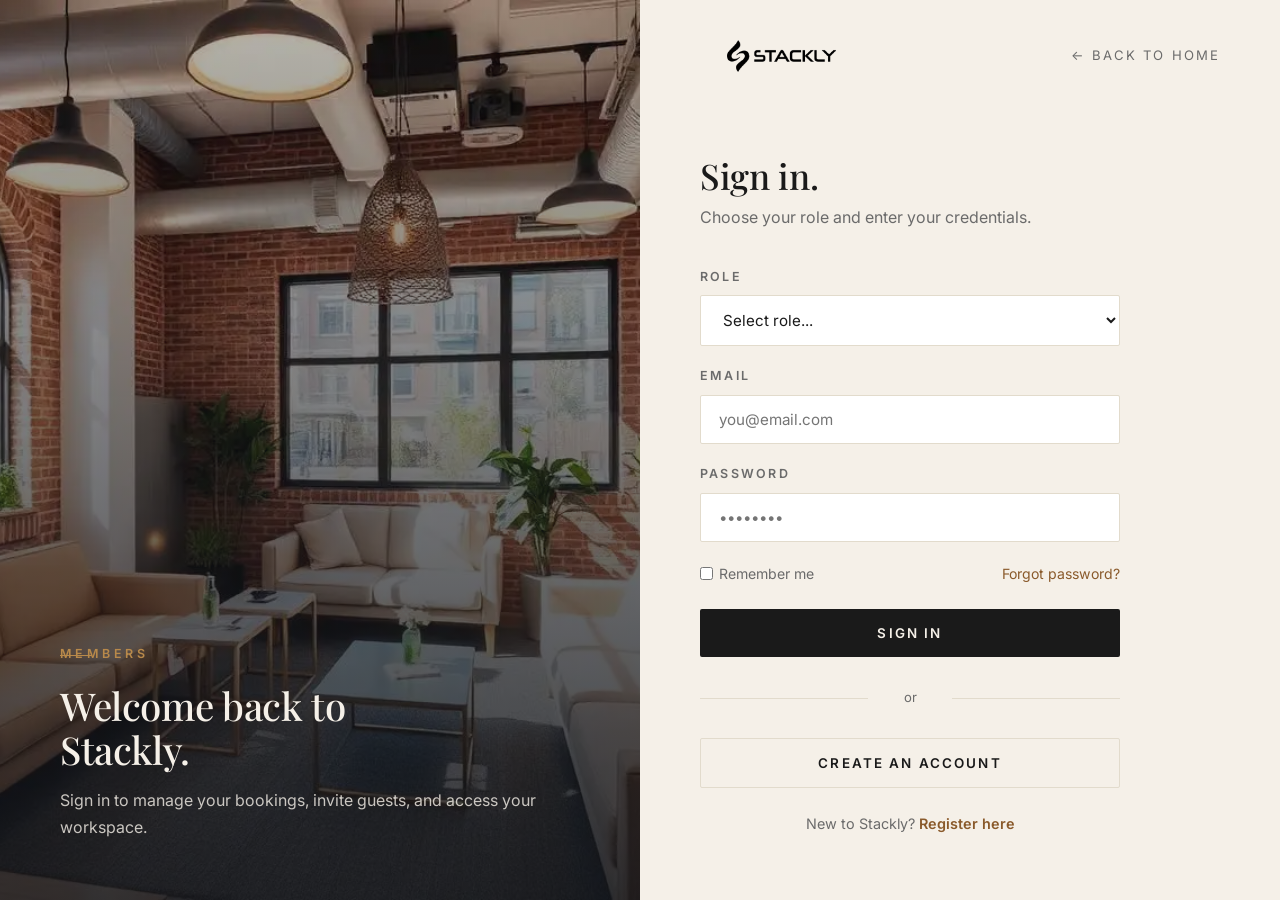
<file: login.html>
<!DOCTYPE html>
<html lang="en">
<head>
<meta charset="UTF-8" />
<meta name="viewport" content="width=device-width, initial-scale=1.0" />
<title>Login — STACKLY</title>
<link rel="icon" href="/favicon.ico" />
<link href="https://fonts.googleapis.com/css2?family=Playfair+Display:wght@400;500;600&family=Inter:wght@300;400;500;600;700&display=swap" rel="stylesheet" />
<link rel="stylesheet" href="./css/style.css" />
</head>
<body>

<div class="login-wrap">
  <aside class="login-side">
    <div class="login-side-inner">
      <div class="eyebrow" style="color:var(--accent); padding-left:0;">Members</div>
      <h2>Welcome back to Stackly.</h2>
      <p>Sign in to manage your bookings, invite guests, and access your workspace.</p>
    </div>
  </aside>
  <div class="login-form-wrap">
    <div class="login-top">
      <a href="./index.html"><img class="nav-logo-img" src="./images/logo-dark (1).webp" alt="STACKLY" /></a>
      <a href="./index.html" class="back-link">← Back to Home</a>
    </div>

    <!-- LOGIN -->
    <form class="login-form" id="loginForm" onsubmit="handleLogin(event)">
      <h1>Sign in.</h1>
      <p class="sub">Choose your role and enter your credentials.</p>

      <div class="form-field">
        <label>Role</label>
        <select id="role" required>
          <option value="">Select role...</option>
          <option value="user">User</option>
          <option value="admin">Admin</option>
        </select>
      </div>
      <div class="form-field"><label>Email</label><input id="email" type="email" required placeholder="you@email.com" /></div>
      <div class="form-field"><label>Password</label><input type="password" required placeholder="••••••••" /></div>

      <div class="form-actions">
        <label style="display:flex; gap:6px; align-items:center; color:var(--muted); text-transform:none; letter-spacing:0;"><input type="checkbox" /> Remember me</label>
        <a href="#" onclick="showForgot(event)">Forgot password?</a>
      </div>

      <button type="submit" class="btn btn-dark" style="width:100%; justify-content:center;">Sign In</button>

      <div class="divider">or</div>
      <button type="button" class="btn" style="width:100%; justify-content:center; border:1px solid var(--line); color:var(--ink);" onclick="showRegister(event)">Create an Account</button>

      <p class="tab-hint">New to Stackly? <a href="#" onclick="showRegister(event)">Register here</a></p>
    </form>

    <!-- REGISTER -->
    <form class="login-form" id="registerForm" style="display:none;" onsubmit="event.preventDefault(); alert('Account created. Please sign in.'); showLogin();">
      <h1>Create account.</h1>
      <p class="sub">Join the Stackly community.</p>
      <div class="form-field"><label>Full Name</label><input type="text" required /></div>
      <div class="form-field"><label>Email</label><input type="email" required /></div>
      <div class="form-field"><label>Password</label><input type="password" required /></div>
      <div class="form-field"><label>Role</label>
        <select required><option value="">Select role...</option><option value="user">User</option><option value="admin">Admin</option></select>
      </div>
      <button type="submit" class="btn btn-primary" style="width:100%; justify-content:center;">Register</button>
      <p class="tab-hint">Already have an account? <a href="#" onclick="showLogin(event)">Sign in</a></p>
    </form>

    <!-- FORGOT -->
    <form class="login-form" id="forgotForm" style="display:none;" onsubmit="event.preventDefault(); alert('Password reset link sent.'); showLogin();">
      <h1>Reset password.</h1>
      <p class="sub">Enter your email and we'll send you a link.</p>
      <div class="form-field"><label>Email</label><input type="email" required /></div>
      <button type="submit" class="btn btn-dark" style="width:100%; justify-content:center;">Send Reset Link</button>
      <p class="tab-hint"><a href="#" onclick="showLogin(event)">← Back to sign in</a></p>
    </form>
  </div>
</div>

<script>
function handleLogin(e){
  e.preventDefault();
  const role = document.getElementById('role').value;
  if(!role){ alert('Please select a role.'); return; }
  window.location.href = role === 'admin' ? './admin-dashboard.html' : './user-dashboard.html';
}
function showRegister(e){ if(e) e.preventDefault(); hideAll(); document.getElementById('registerForm').style.display='block'; }
function showForgot(e){ if(e) e.preventDefault(); hideAll(); document.getElementById('forgotForm').style.display='block'; }
function showLogin(e){ if(e) e.preventDefault(); hideAll(); document.getElementById('loginForm').style.display='block'; }
function hideAll(){ ['loginForm','registerForm','forgotForm'].forEach(id => document.getElementById(id).style.display='none'); }

function handleLogin(e) {
    e.preventDefault();

    const role = document.getElementById("role").value;
    const email = document.getElementById("email").value.trim();

    if (!role) {
        alert("Please select a role.");
        return;
    }

    // Username = text before @
    const username = email.split("@")[0];

    // Store in localStorage
    localStorage.setItem("email", email);
    localStorage.setItem("username", username);
    localStorage.setItem("role", role);

    // Redirect
    if (role === "admin") {
        window.location.href = "./admin-dashboard.html";
    } else {
        window.location.href = "./user-dashboard.html";
    }
}

</script>
</body></html>
</file>
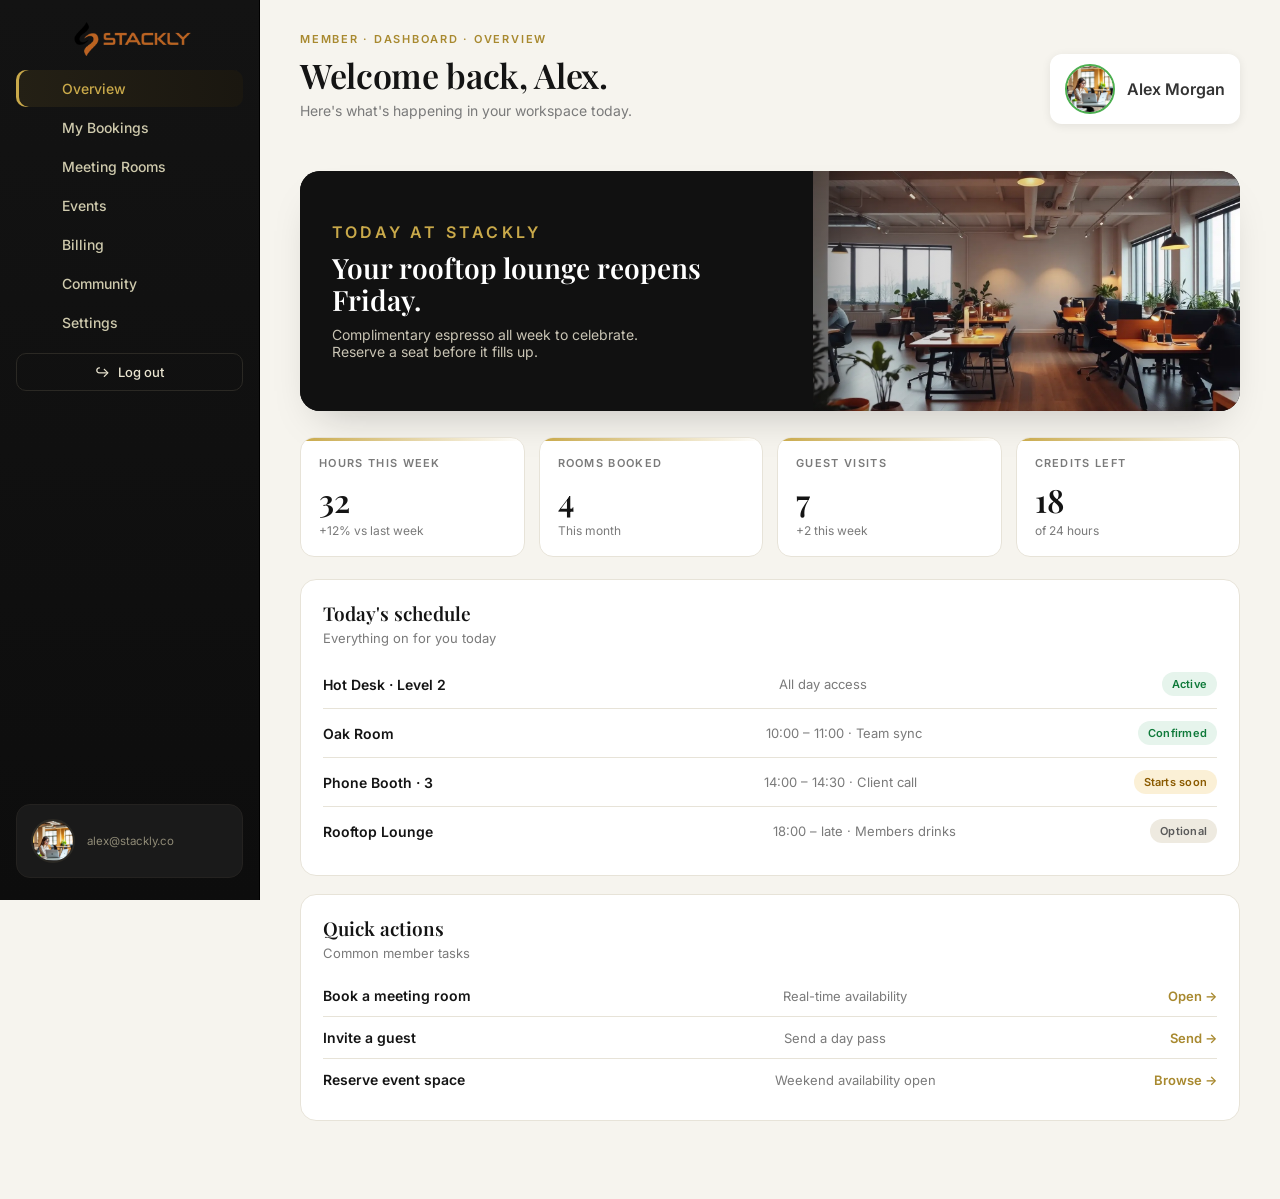
<file: user-dashboard.html>
<!doctype html>
<html lang="en">

<head>
  <meta charset="utf-8" />
  <meta name="viewport" content="width=device-width,initial-scale=1" />
  <title>Member Dashboard — STACKLY</title>
  <meta name="description" content="Your STACKLY co-working member dashboard." />
  <link rel="icon" href="/favicon.ico" />
  <link
    href="https://fonts.googleapis.com/css2?family=Playfair+Display:wght@500;600;700&family=Inter:wght@300;400;500;600;700&display=swap"
    rel="stylesheet" />
  <style>
    /* =========================================================
   DESIGN TOKENS
   ========================================================= */
    :root {
      --bg: #f6f4ee;
      --panel: #ffffff;
      --panel-2: #fbfaf5;
      --ink: #141414;
      --ink-2: #3a3a3a;
      --muted: #7a7a7a;
      --line: #e7e3d8;
      --brand: #141414;
      --accent: #c9a94a;
      --accent-2: #a8892f;
      --ok: #0f7a3a;
      --okbg: #e6f4ec;
      --warn: #8a5a00;
      --warnbg: #fbf0d6;
      --bad: #a11212;
      --badbg: #fbe6e6;
      --mutedbg: #eeeae0;
      --sans: 'Inter', ui-sans-serif, system-ui, -apple-system, 'Segoe UI', Roboto, sans-serif;
      --serif: 'Playfair Display', Georgia, serif;
      --side-w: 260px;
      --shadow-lg: 0 20px 40px -20px rgba(20, 20, 20, .25);
      --shadow-sm: 0 4px 14px -4px rgba(20, 20, 20, .12);
      --ease: cubic-bezier(.2, .7, .2, 1);
    }

    * {
      box-sizing: border-box;
      margin: 0;
      padding: 0
    }

    html,
    body {
      background: var(--bg);
      color: var(--ink);
      font-family: var(--sans);
      -webkit-font-smoothing: antialiased
    }

    a {
      color: inherit;
      text-decoration: none
    }

    button {
      font: inherit;
      cursor: pointer;
      border: 0;
      background: none;
      color: inherit
    }

    img {
      display: block;
      max-width: 100%;
      height: auto
    }

    /* =========================================================
   LAYOUT — sidebar + main
   ========================================================= */
    .dash {
      display: grid;
      grid-template-columns: var(--side-w) 1fr;
      min-height: 100vh
    }

    .dash-side {
      position: sticky;
      top: 0;
      height: 100vh;
      background: linear-gradient(180deg, #131313 0%, #0d0d0d 100%);
      color: #e9e4d0;
      display: flex;
      flex-direction: column;
      padding: 22px 16px;
      border-right: 1px solid #000;
      overflow: hidden;
      /* no scrollbar */
    }

    .brand {
      display: flex;
      align-items: center;
      gap: 10px;
      font-family: var(--serif);
      font-size: 22px;
      font-weight: 600;
      letter-spacing: .02em;
      padding: 0 6px 18px;
      border-bottom: 1px solid #1f1f1f
    }

    .brand .dot {
      color: var(--accent);
      font-size: 26px;
      line-height: 1
    }

    .nav {
      display: flex;
      flex-direction: column;
      gap: 2px;
      margin-top: 14px;
      flex: 1;
      min-height: 0;
      overflow-y: auto
    }

    .nav::-webkit-scrollbar {
      width: 0
    }

    .nav a {
      display: flex;
      align-items: center;
      gap: 12px;
      padding: 10px 12px;
      border-radius: 10px;
      color: #cfcaad;
      font-size: 14px;
      font-weight: 500;
      transition: all .2s var(--ease)
    }

    .nav a .ico {
      width: 22px;
      text-align: center;
      font-size: 15px;
      color: var(--accent)
    }

    .nav a:hover {
      background: #1c1c1c;
      color: #fff;
      transform: translateX(2px)
    }

    .nav a.active {
      background: linear-gradient(90deg, #242015, #1a1710);
      color: var(--accent);
      box-shadow: inset 3px 0 0 var(--accent)
    }

    /* profile at end of navbar */
    .side-profile {
      margin-top: 14px;
      padding: 14px;
      background: #1a1a1a;
      border: 1px solid #242220;
      border-radius: 14px;
      display: flex;
      align-items: center;
      gap: 12px
    }

    .side-profile .avatar {
      width: 44px;
      height: 44px;
      border-radius: 50%;
      flex-shrink: 0;
      background: linear-gradient(135deg, var(--accent), #e2c877);
      color: #111;
      display: grid;
      place-items: center;
      font-weight: 700;
      font-size: 15px;
      overflow: hidden;
      border: 2px solid #2b2924
    }

    .side-profile .avatar img {
      width: 100%;
      height: 100%;
      object-fit: cover
    }

    .side-profile .who {
      min-width: 0;
      flex: 1
    }

    .side-profile .who strong {
      display: block;
      color: #f6f1dc;
      font-size: 14px;
      font-weight: 600;
      white-space: nowrap;
      overflow: hidden;
      text-overflow: ellipsis
    }

    .side-profile .who small {
      display: block;
      color: #8f8a76;
      font-size: 11.5px;
      white-space: nowrap;
      overflow: hidden;
      text-overflow: ellipsis
    }

    .logout-btn {
      margin-top: 10px;
      width: 100%;
      padding: 10px 12px;
      border: 1px solid #2b2924;
      border-radius: 10px;
      color: #e9e4d0;
      font-size: 13px;
      font-weight: 500;
      display: flex;
      align-items: center;
      justify-content: center;
      gap: 8px;
      transition: all .2s var(--ease)
    }

    .logout-btn:hover {
      background: #241c14;
      color: var(--accent);
      border-color: var(--accent)
    }

    /* =========================================================
   MAIN
   ========================================================= */
    .dash-main {
      padding: 32px 40px 60px;
      min-width: 0;
      position: relative
    }

    .side-profile-mobile {
      display: none;
    }

    .profile-section-lap {
      display: grid;
    }

    .dash-toggle {
      display: none;
      position: fixed;
      top: 14px;
      left: 14px;
      z-index: 60;
      width: 42px;
      height: 42px;
      border-radius: 12px;
      background: #141414;
      color: #fff;
      font-size: 18px;
      box-shadow: var(--shadow-sm)
    }

    .dash-topbar {
      margin-bottom: 26px
    }

    .dash-header-row {
      display: flex;
      align-items: center;
      justify-content: space-between;
      gap: 16px;
      margin-bottom: 26px;
    }

    .crumb {
      color: var(--accent-2);
      font-size: 11px;
      font-weight: 600;
      letter-spacing: .16em;
      text-transform: uppercase;
      margin-bottom: 6px
    }

    .dash-topbar h1 {
      font-family: var(--serif);
      font-size: 34px;
      font-weight: 600;
      letter-spacing: -.01em
    }

    .dash-topbar p {
      color: var(--muted);
      font-size: 14px;
      margin-top: 4px
    }

    /* Section transitions */
    .dash-section {
      display: none
    }

    .dash-section.active {
      display: block;
      animation: fadeUp .45s var(--ease)
    }

    @keyframes fadeUp {
      from {
        opacity: 0;
        transform: translateY(12px)
      }

      to {
        opacity: 1;
        transform: translateY(0)
      }
    }

    @keyframes floatY {

      0%,
      100% {
        transform: translateY(0)
      }

      50% {
        transform: translateY(-8px)
      }
    }

    @keyframes shimmer {
      0% {
        background-position: -400px 0
      }

      100% {
        background-position: 400px 0
      }
    }

    /* =========================================================
   HERO STRIP with animated images
   ========================================================= */
    .hero-strip {
      position: relative;
      border-radius: 20px;
      overflow: hidden;
      background: #111;
      color: #fff;
      margin-bottom: 26px;
      min-height: 210px;
      display: grid;
      grid-template-columns: 1.2fr 1fr;
      gap: 0;
      box-shadow: var(--shadow-lg)
    }

    .hero-strip .hero-text {
      padding: 32px;
      display: flex;
      flex-direction: column;
      justify-content: center;
      gap: 10px;
      position: relative;
      z-index: 2
    }


    .hero-strip .hero-text .kicker {
      color: var(--accent);
      fontsize: 11px;
      font-weight: 600;
      letter-spacing: .2em;
      text-transform: uppercase
    }

    .hero-strip .hero-text h2 {
      font-family: var(--serif);
      font-size: 28px;
      font-weight: 600;
      line-height: 1.15
    }

    .hero-strip .hero-text p {
      color: #c9c4b4;
      font-size: 14px;
      max-width: 36ch
    }

    .hero-strip .hero-media {
      position: relative;
      overflow: hidden
    }

    .hero-strip .hero-media img {
      width: 100%;
      height: 100%;
      object-fit: cover;
      transform: scale(1.06);
      animation: heroPan 14s var(--ease) infinite alternate;
    }

    @keyframes heroPan {
      from {
        transform: scale(1.06) translateX(0)
      }

      to {
        transform: scale(1.14) translateX(-4%)
      }
    }

    .hero-strip::after {
      content: "";
      position: absolute;
      inset: 0;
      background: linear-gradient(90deg, #111 0%, #111 42%, rgba(17, 17, 17, .2) 60%, transparent 100%);
      z-index: 1;
      pointer-events: none
    }

    /* =========================================================
   KPIs
   ========================================================= */
    .kpi-grid {
      display: grid;
      grid-template-columns: repeat(4, 1fr);
      gap: 14px;
      margin-bottom: 22px
    }

    .kpi {
      background: var(--panel);
      border: 1px solid var(--line);
      border-radius: 14px;
      padding: 18px;
      position: relative;
      overflow: hidden;
      transition: transform .3s var(--ease), box-shadow .3s var(--ease)
    }

    .kpi:hover {
      transform: translateY(-3px);
      box-shadow: var(--shadow-sm)
    }

    .kpi .lbl {
      color: var(--muted);
      font-size: 11px;
      font-weight: 600;
      text-transform: uppercase;
      letter-spacing: .12em
    }

    .kpi .val {
      font-family: var(--serif);
      font-size: 32px;
      font-weight: 600;
      margin: 8px 0 2px
    }

    .kpi .sub {
      color: var(--muted);
      font-size: 12px
    }

    .kpi::before {
      content: "";
      position: absolute;
      top: 0;
      left: 0;
      right: 0;
      height: 3px;
      background: linear-gradient(90deg, var(--accent), transparent)
    }

    /* =========================================================
   IMAGE CARDS with hover animation
   ========================================================= */
    .card-grid {
      display: grid;
      grid-template-columns: repeat(3, 1fr);
      gap: 16px;
      margin-bottom: 22px
    }

    .imgcard {
      background: var(--panel);
      border: 1px solid var(--line);
      border-radius: 16px;
      overflow: hidden;
      cursor: pointer;
      transition: all .35s var(--ease)
    }

    .imgcard .media {
      aspect-ratio: 16/10;
      overflow: hidden;
      background: #ddd8c9
    }

    .imgcard .media img {
      width: 100%;
      height: 100%;
      object-fit: cover;
      transition: transform .8s var(--ease)
    }

    .imgcard:hover {
      transform: translateY(-6px);
      box-shadow: var(--shadow-lg);
      border-color: var(--accent)
    }

    .imgcard:hover .media img {
      transform: scale(1.08)
    }

    .imgcard .body {
      padding: 14px 16px 16px
    }

    .imgcard .body h4 {
      font-family: var(--serif);
      font-size: 17px;
      font-weight: 600;
      margin-bottom: 4px
    }

    .imgcard .body p {
      color: var(--muted);
      font-size: 12.5px
    }

    .imgcard .body .meta {
      display: flex;
      justify-content: space-between;
      align-items: center;
      margin-top: 10px;
      font-size: 12px;
      color: var(--muted)
    }

    /* =========================================================
   PANELS
   ========================================================= */
    .panel {
      background: var(--panel);
      border: 1px solid var(--line);
      border-radius: 16px;
      padding: 20px 22px;
      margin-bottom: 18px
    }

    .panel h3 {
      font-family: var(--serif);
      font-size: 19px;
      font-weight: 600;
      margin-bottom: 4px
    }

    .panel .desc {
      color: var(--muted);
      font-size: 13px;
      margin-bottom: 14px
    }

    .panel .row {
      display: grid;
      grid-template-columns: 1.2fr 1fr auto;
      gap: 14px;
      align-items: center;
      padding: 12px 0;
      border-top: 1px solid var(--line);
      font-size: 14px
    }

    .panel .row:first-of-type {
      border-top: 0
    }

    .panel .row .mid {
      color: var(--muted);
      font-size: 13px
    }

    .panel .row .end {
      text-align: right;
      white-space: nowrap
    }

    .panel .row strong {
      font-weight: 600
    }

    /* tags */
    .tag {
      display: inline-block;
      font-size: 11px;
      padding: 5px 10px;
      border-radius: 999px;
      font-weight: 600;
      letter-spacing: .02em
    }

    .tag.ok {
      background: var(--okbg);
      color: var(--ok)
    }

    .tag.warn {
      background: var(--warnbg);
      color: var(--warn)
    }

    .tag.bad {
      background: var(--badbg);
      color: var(--bad)
    }

    .tag.muted {
      background: var(--mutedbg);
      color: #5a5a5a
    }

    .link {
      color: var(--accent-2);
      font-size: 13px;
      font-weight: 600;
      cursor: pointer
    }

    .link:hover {
      text-decoration: underline
    }

    /* =========================================================
   FORM — settings
   ========================================================= */
    .form-grid {
      display: grid;
      grid-template-columns: 1fr 1fr;
      gap: 18px;
      max-width: 640px
    }

    .field {
      display: flex;
      flex-direction: column;
      gap: 6px
    }

    .field label {
      font-size: 11px;
      letter-spacing: .12em;
      text-transform: uppercase;
      color: var(--muted);
      font-weight: 600
    }

    .field input {
      padding: 12px 14px;
      border: 1px solid var(--line);
      border-radius: 10px;
      font: inherit;
      font-size: 14px;
      background: #fff;
      color: var(--ink);
      transition: border-color .2s var(--ease)
    }

    .field input:focus {
      outline: none;
      border-color: var(--accent)
    }

    .btn {
      display: inline-flex;
      align-items: center;
      gap: 8px;
      padding: 11px 22px;
      border-radius: 10px;
      background: var(--ink);
      color: #f6f2e6;
      font-size: 13px;
      font-weight: 600;
      letter-spacing: .06em;
      transition: all .25s var(--ease)
    }

    .btn:hover {
      background: var(--accent-2);
      transform: translateY(-1px)
    }

    .btn.ghost {
      background: transparent;
      color: var(--ink);
      border: 1px solid var(--line)
    }

    .btn.ghost:hover {
      background: var(--panel-2);
      color: var(--ink)
    }

    .saved-msg {
      margin-top: 14px;
      font-size: 13px;
      color: var(--ok);
      display: none
    }

    .saved-msg.show {
      display: block;
      animation: fadeUp .3s var(--ease)
    }

    /* =========================================================
   TOAST
   ========================================================= */
    .toast {
      position: fixed;
      bottom: 24px;
      left: 50%;
      transform: translateX(-50%);
      background: #141414;
      color: #f5f0e0;
      padding: 12px 20px;
      border-radius: 999px;
      font-size: 13px;
      z-index: 100;
      box-shadow: var(--shadow-lg);
      animation: fadeUp .3s var(--ease)
    }

    /* Backdrop for mobile drawer */
    .side-backdrop {
      display: none;
      position: fixed;
      inset: 0;
      background: rgba(0, 0, 0, .45);
      z-index: 45
    }

    .side-backdrop.show {
      display: block
    }

    /* =========================================================
   RESPONSIVE
   ========================================================= */
    @media (max-width:1100px) {
      .kpi-grid {
        grid-template-columns: repeat(2, 1fr)
      }

      .card-grid {
        grid-template-columns: repeat(2, 1fr)
      }

      .dash-main {
        padding: 28px 28px 60px
      }
    }

    @media (max-width:820px) {
      .dash {
        grid-template-columns: 1fr
      }

      .dash-header-row {
        flex-direction: column;
        align-items: flex-start;
        gap: 12px;
      }

      .dash-side {
        position: fixed;
        top: 0;
        left: 0;
        height: 100vh;
        width: 280px;
        z-index: 50;
        transform: translateX(-100%);
        transition: transform .3s var(--ease)
      }

      .dash-side.open {
        transform: translateX(0)
      }

      .dash-toggle {
        display: grid;
        place-items: center
      }

      .profile-section-lap {
        display: none;
      }

      .side-profile-mobile {
        display: grid;
      }

      .dash-main {
        padding: 70px 20px 40px
      }

      .dash-topbar h1 {
        font-size: 26px
      }

      .hero-strip {
        grid-template-columns: 1fr;
        min-height: 0
      }

      .hero-strip .hero-media {
        height: 160px;
        order: -1
      }

      .hero-strip::after {
        background: linear-gradient(180deg, transparent 0%, rgba(17, 17, 17, .4) 60%, #111 100%)
      }

      .hero-strip .hero-text {
        padding: 22px
      }

      .hero-strip .hero-text h2 {
        font-size: 22px
      }

      .card-grid {
        grid-template-columns: 1fr;
        gap: 14px
      }

      .panel .row {
        grid-template-columns: 1fr auto;
        row-gap: 4px
      }

      .panel .row .mid {
        grid-column: 1/-1;
        order: 3
      }

      .form-grid {
        grid-template-columns: 1fr
      }
    }

    @media (max-width:480px) {
      .kpi-grid {
        grid-template-columns: 1fr 1fr;
        gap: 10px
      }

      .kpi .val {
        font-size: 26px
      }

      .dash-main {
        padding: 66px 14px 40px
      }

      .panel {
        padding: 16px
      }
    }

    .profile-section {
    display: flex;
    align-items: center;
    gap: 12px;
    padding: 10px 15px;
    background: #fff;
    border-radius: 12px;
    box-shadow: 0 2px 10px rgba(0,0,0,0.08);
    width: fit-content;
}

.profile-img {
    width: 50px;
    height: 50px;
    border-radius: 50%;
    overflow: hidden;
    border: 2px solid #4CAF50;
    flex-shrink: 0;
}

.profile-img img {
    width: 100%;
    height: 100%;
    object-fit: cover;
    display: block;
}

.profile-info {
    display: flex;
    flex-direction: column;
}

.profile-info strong {
    font-size: 16px;
    color: #333;
    font-weight: 600;
    white-space: nowrap;
}

.nav-logo-img{height:34px;width:auto;object-fit:contain; margin-left: 30px;  filter:  brightness(2) invert(2);}



  </style>
</head>

<body>
<div style="display: flex; justify-content: space-between; align-items: center;">
  <div>
    <button class="dash-toggle" aria-label="Toggle menu" onclick="toggleSide()">☰</button>
  </div>
 <div class="side-profile-mobile">
   <div class="side-profile" style="margin-right: 10px; padding: 5px;">
        <div class="avatar" id="sideAvatar">
          <img id="sideAvatarImg" src="./images/person-1.webp" alt="You" />
        </div>
        <div class="who">
          <strong id="sideName">Alex Morgan</strong>
        </div>
      </div>
 </div>
      </div>
  <div class="side-backdrop" id="backdrop" onclick="toggleSide()"></div>

<div class="dash">
  <!-- ============= SIDEBAR ============= -->
  <aside class="dash-side" id="side">
    <a href="user-dashboard.html" class="nav-logo"><img class="nav-logo-img" src="./images/logo-dark.webp" alt="STACKLY Logo"
        class="nav-logo-img" /></a>

      <nav class="nav" id="nav">
        <a href="#overview" data-target="overview" class="active"><span class="ico"></span><span>Overview</span></a>
        <a href="#bookings" data-target="bookings"><span class="ico"></span><span>My Bookings</span></a>
        <a href="#rooms" data-target="rooms"><span class="ico"></span><span>Meeting Rooms</span></a>
        <a href="#events" data-target="events"><span class="ico"></span><span>Events</span></a>
        <a href="#billing" data-target="billing"><span class="ico"></span><span>Billing</span></a>
        <a href="#community" data-target="community"><span class="ico"></span><span>Community</span></a>
        <!-- <a href="#profile"   data-target="profile"><span class="ico">☺</span><span>Profile</span></a> -->
        <a href="#settings" data-target="settings"><span class="ico"></span><span>Settings</span></a>

        <!-- Logout directly below Settings -->
        <button class="logout-btn" onclick="logout()"><span>↪</span> Log out</button>
      </nav>

      <div class="side-profile">
        <div class="avatar" id="sideAvatar">
          <img id="sideAvatarImg" src="./images/person-1.webp" alt="You" />
        </div>
        <div class="who">
          <strong id="sideName"></strong>
          <small id="sideEmail">alex@stackly.co</small>
        </div>
      </div>
    </aside>

  <!-- ============= MAIN ============= -->
  <main class="dash-main">
    <div class="dash-header-row">
    <div class="dash-topbar">
      <div class="crumb" id="crumb">Member · Dashboard · Overview</div>
      <h1 id="pageTitle">Welcome back, USER.</h1>
      <p id="pageSub">Here's what's happening in your workspace today.</p>
    </div>
    <div class="profile-section-lap">
      <div class="profile-section">
    <div class="profile-img">
        <img id="userImage" src="./images/person-1.webp" alt="User">
    </div>

    <div class="profile-info">
        <strong id="sidename-dashboard">Alex Morgan</strong>
    </div>
</div>
    </div>
</div>
    

      <!-- ================ OVERVIEW ================ -->
      <section class="dash-section active" data-section="overview">
        <div class="hero-strip">
          <div class="hero-text">
            <span class="kicker">Today at STACKLY</span>
            <h2>Your rooftop lounge reopens Friday.</h2>
            <p>Complimentary espresso all week to celebrate. Reserve a seat before it fills up.</p>
          </div>
          <div class="hero-media"><img src="./images/hero-home.webp" alt="Workspace" /></div>
        </div>

        <div class="kpi-grid">
          <div class="kpi">
            <div class="lbl">Hours this week</div>
            <div class="val">32</div>
            <div class="sub">+12% vs last week</div>
          </div>
          <div class="kpi">
            <div class="lbl">Rooms booked</div>
            <div class="val">4</div>
            <div class="sub">This month</div>
          </div>
          <div class="kpi">
            <div class="lbl">Guest visits</div>
            <div class="val">7</div>
            <div class="sub">+2 this week</div>
          </div>
          <div class="kpi">
            <div class="lbl">Credits left</div>
            <div class="val">18</div>
            <div class="sub">of 24 hours</div>
          </div>
        </div>

        <div class="panel">
          <h3>Today's schedule</h3>
          <p class="desc">Everything on for you today</p>
          <div class="row"><strong>Hot Desk · Level 2</strong>
            <div class="mid">All day access</div>
            <div class="end"><span class="tag ok">Active</span></div>
          </div>
          <div class="row"><strong>Oak Room</strong>
            <div class="mid">10:00 – 11:00 · Team sync</div>
            <div class="end"><span class="tag ok">Confirmed</span></div>
          </div>
          <div class="row"><strong>Phone Booth · 3</strong>
            <div class="mid">14:00 – 14:30 · Client call</div>
            <div class="end"><span class="tag warn">Starts soon</span></div>
          </div>
          <div class="row"><strong>Rooftop Lounge</strong>
            <div class="mid">18:00 – late · Members drinks</div>
            <div class="end"><span class="tag muted">Optional</span></div>
          </div>
        </div>

        <div class="panel">
          <h3>Quick actions</h3>
          <p class="desc">Common member tasks</p>
          <div class="row"><strong>Book a meeting room</strong>
            <div class="mid">Real-time availability</div>
            <div class="end"><span class="link" onclick="window.location.href='404.html'" data-toast="Booking flow opened">Open →</span></div>
          </div>
          <div class="row"><strong>Invite a guest</strong>
            <div class="mid">Send a day pass</div>
            <div class="end"><span class="link" onclick="window.location.href='404.html'" data-toast="Guest invite sent">Send →</span></div>
          </div>
          <div class="row"><strong>Reserve event space</strong>
            <div class="mid">Weekend availability open</div>
            <div class="end"><span class="link" onclick="window.location.href='404.html'" data-toast="Event browser opened">Browse →</span></div>
          </div>
        </div>
      </section>

      <!-- ================ BOOKINGS ================ -->
      <section class="dash-section" data-section="bookings">
        <div class="card-grid">
          <div class="imgcard">
            <div class="media"><img src="./images/workspace-1.webp" alt="" /></div>
            <div class="body">
              <h4>Oak Meeting Room</h4>
              <p>Tue · 10:00 – 11:00</p>
              <div class="meta"><span>6 seats · Level 2</span><span class="tag ok">Confirmed</span></div>
            </div>
          </div>
          <div class="imgcard">
            <div class="media"><img src="./images/workspace-2.webp" alt="" /></div>
            <div class="body">
              <h4>Phone Booth 3</h4>
              <p>Wed · 14:00 – 14:30</p>
              <div class="meta"><span>1 seat · Level 1</span><span class="tag ok">Confirmed</span></div>
            </div>
          </div>
          <div class="imgcard">
            <div class="media"><img src="./images/workspace-3.webp" alt="" /></div>
            <div class="body">
              <h4>Studio A</h4>
              <p>Fri · 16:00 – 18:00</p>
              <div class="meta"><span>12 seats · Level 3</span><span class="tag warn">Pending</span></div>
            </div>
          </div>
        </div>

        <div class="panel">
          <h3>Waitlist</h3>
          <p class="desc">Requested, not yet confirmed</p>
          <div class="row"><strong>Cedar Room · 10 seats</strong>
            <div class="mid">Mon 09:00 – 10:30</div>
            <div class="end"><span class="tag muted">Waiting</span></div>
          </div>
          <div class="row"><strong>Rooftop Lounge</strong>
            <div class="mid">Sun 18:00 – 21:00</div>
            <div class="end"><span class="tag muted">Waiting</span></div>
          </div>
          <div class="row"><strong>Podcast Studio</strong>
            <div class="mid">Thu 13:00 – 15:00</div>
            <div class="end"><span class="tag muted">Waiting</span></div>
          </div>
        </div>

        <div class="panel">
          <h3>Booking history</h3>
          <p class="desc">Recently completed</p>
          <div class="row"><strong>Oak Room</strong>
            <div class="mid">Mar 22 · 90 minutes</div>
            <div class="end"><span class="tag muted">Completed</span></div>
          </div>
          <div class="row"><strong>Phone Booth · 1</strong>
            <div class="mid">Mar 18 · 30 minutes</div>
            <div class="end"><span class="tag muted">Completed</span></div>
          </div>
          <div class="row"><strong>Studio B</strong>
            <div class="mid">Mar 12 · 120 minutes</div>
            <div class="end"><span class="link" onclick="window.location.href='404.html'" data-toast="Booking re-requested">Rebook →</span></div>
          </div>
        </div>
      </section>

      <!-- ================ ROOMS ================ -->
      <section class="dash-section" data-section="rooms">
        <div class="card-grid">
          <div class="imgcard">
            <div class="media"><img src="./images/workspace-4.webp" alt="" /></div>
            <div class="body">
              <h4>Oak Room</h4>
              <p>6 seats · Whiteboard · TV</p>
              <div class="meta"><span class="tag ok">Available</span>
                <span class="link" onclick="window.location.href='404.html'"
                  data-toast="Room booked: Oak Room">Book →</span>
                </div>
            </div>
          </div>
          <div class="imgcard">
            <div class="media"><img src="./images/g1.webp" alt="" /></div>
            <div class="body">
              <h4>Cedar Room</h4>
              <p>10 seats · Video conf · Coffee</p>
              <div class="meta"><span class="tag ok">Available</span><span class="link" onclick="window.location.href='404.html'"
                  data-toast="Room booked: Cedar Room">Book →</span></div>
            </div>
          </div>
          <div class="imgcard">
            <div class="media"><img src="./images/g2.webp" alt="" /></div>
            <div class="body">
              <h4>Birch Room</h4>
              <p>4 seats · Quiet zone</p>
              <div class="meta"><span class="tag ok">Available</span><span class="link" onclick="window.location.href='404.html'"
                  data-toast="Room booked: Birch Room">Book →</span></div>
            </div>
          </div>
          <div class="imgcard">
            <div class="media"><img src="./images/g3.webp" alt="" /></div>
            <div class="body">
              <h4>Studio A</h4>
              <p>12 seats · Podcast rig</p>
              <div class="meta"><span class="tag warn">In use</span><span class="tag muted">—</span></div>
            </div>
          </div>
          <div class="imgcard">
            <div class="media"><img src="./images/g4.webp" alt="" /></div>
            <div class="body">
              <h4>Studio B</h4>
              <p>8 seats · Natural light</p>
              <div class="meta"><span class="tag ok">Available</span><span class="link" onclick="window.location.href='404.html'"
                  data-toast="Room booked: Studio B">Book →</span></div>
            </div>
          </div>
          <div class="imgcard">
            <div class="media"><img src="./images/g5.webp" alt="" /></div>
            <div class="body">
              <h4>Podcast Studio</h4>
              <p>2 mics · Soundproofed</p>
              <div class="meta"><span class="tag ok">Available</span><span class="link" onclick="window.location.href='404.html'"
                  data-toast="Room booked: Podcast Studio">Book →</span></div>
            </div>
          </div>
        </div>
      </section>

      <!-- ================ EVENTS ================ -->
      <section class="dash-section" data-section="events">
        <div class="card-grid">
          <div class="imgcard">
            <div class="media"><img src="./images/blog-1.webp" alt="" /></div>
            <div class="body">
              <h4>Design Critique Night</h4>
              <p>Wed · 18:00 – 20:00</p>
              <div class="meta"><span>Level 2 lounge</span><span class="link" onclick="window.location.href='404.html'"
                  data-toast="RSVP confirmed: Design Critique">RSVP →</span></div>
            </div>
          </div>
          <div class="imgcard">
            <div class="media"><img src="./images/blog-2.webp" alt="" /></div>
            <div class="body">
              <h4>Members Dinner</h4>
              <p>Fri · 20:00 – 22:30</p>
              <div class="meta"><span>Rooftop</span><span class="link" data-toast="RSVP"  onclick="window.location.href='404.html'"  confirmed: Members Dinner">RSVP
                  →</span></div>
            </div>
          </div>
          <div class="imgcard">
            <div class="media"><img src="./images/blog-3.webp" alt="" /></div>
            <div class="body">
              <h4>Morning Yoga</h4>
              <p>Sat · 08:00 – 09:00</p>
              <div class="meta"><span>Wellness room</span><span class="link" data-toast="RSVP"  onclick="window.location.href='404.html'" confirmed: Yoga">RSVP
                  →</span></div>
            </div>
          </div>
        </div>

        <div class="panel">
          <h3>Workshops</h3>
          <p class="desc">Learn something new</p>
          <div class="row"><strong>Intro to Product Strategy</strong>
            <div class="mid">Mon 17:00 · 2 hrs</div>
            <div class="end"><span class="link"  onclick="window.location.href='404.html'" data-toast="RSVP: Product Strategy">RSVP →</span></div>
          </div>
          <div class="row"><strong>Freelance Finance 101</strong>
            <div class="mid">Thu 12:30 · Lunch & learn</div>
            <div class="end"><span class="link" onclick="window.location.href='404.html'"  data-toast="RSVP: Freelance Finance">RSVP →</span></div>
          </div>
          <div class="row"><strong>Founders Roundtable</strong>
            <div class="mid">Fri 09:00 · Members only</div>
            <div class="end"><span class="link" onclick="window.location.href='404.html'"  data-toast="RSVP: Founders Roundtable">RSVP →</span></div>
          </div>
        </div>
      </section>

      <!-- ================ BILLING ================ -->
      <section class="dash-section" data-section="billing">
        <div class="kpi-grid">
          <div class="kpi">
            <div class="lbl">Plan</div>
            <div class="val">Studio</div>
            <div class="sub">$399 / month</div>
          </div>
          <div class="kpi">
            <div class="lbl">Next invoice</div>
            <div class="val">Apr 1</div>
            <div class="sub">Auto-charge on file</div>
          </div>
          <div class="kpi">
            <div class="lbl">Room credits</div>
            <div class="val">18</div>
            <div class="sub">of 24 hours</div>
          </div>
          <div class="kpi">
            <div class="lbl">Guest passes</div>
            <div class="val">3</div>
            <div class="sub">of 5 used</div>
          </div>
        </div>

        <div class="panel">
          <h3>Invoices</h3>
          <p class="desc">Recent charges</p>
          <div class="row"><strong>March 2026</strong>
            <div class="mid">$399.00 · Studio plan</div>
            <div class="end"><span class="tag ok">Paid</span></div>
          </div>
          <div class="row"><strong>February 2026</strong>
            <div class="mid">$399.00 · Studio plan</div>
            <div class="end"><span class="tag ok">Paid</span></div>
          </div>
          <div class="row"><strong>January 2026</strong>
            <div class="mid">$399.00 · Studio plan</div>
            <div class="end"><span class="tag ok">Paid</span></div>
          </div>
        </div>

        <div class="panel">
          <h3>Payment methods</h3>
          <p class="desc">Cards on file</p>
          <div class="row"><strong>Visa · •••• 4242</strong>
            <div class="mid">Expires 09/28</div>
            <div class="end"><span class="tag ok">Default</span></div>
          </div>
          <div class="row"><strong>Mastercard · •••• 1177</strong>
            <div class="mid">Expires 03/27</div>
            <div class="end"><span class="link" onclick="window.location.href='404.html'" data-toast="Set as default">Make default →</span></div>
          </div>
          <div class="row"><strong>Add a new card</strong>
            <div class="mid">Secured by Stripe</div>
            <div class="end"><span class="link" onclick="window.location.href='404.html'" data-toast="Add card flow">Add →</span></div>
          </div>
        </div>
      </section>

      <!-- ================ COMMUNITY ================ -->
      <section class="dash-section" data-section="community">
        <div class="hero-strip">
          <div class="hero-text">
            <span class="kicker">This week at STACKLY</span>
            <h2>Say hi to 6 new members joining across our floors.</h2>
            <p>Meet designers, engineers, and founders shaping what's next.</p>
          </div>
          <div class="hero-media"><img src="./images/team.webp" alt="Community" /></div>
        </div>

        <div class="card-grid">
          <div class="imgcard">
            <div class="media"><img src="./images/person-1.webp" alt="" /></div>
            <div class="body">
              <h4>Priya Shah</h4>
              <p>Design studio · Joined this week</p>
              <div class="meta"><span>Level 3</span><span class="link" onclick="window.location.href='404.html'" data-toast="Hello sent to Priya">Say hi →</span>
              </div>
            </div>
          </div>
          <div class="imgcard">
            <div class="media"><img src="./images/person-2.webp" alt="" /></div>
            <div class="body">
              <h4>Marcus Lee</h4>
              <p>Product engineer · SF</p>
              <div class="meta"><span>Level 2</span><span class="link" onclick="window.location.href='404.html'" data-toast="Hello sent to Marcus">Say hi →</span>
              </div>
            </div>
          </div>
          <div class="imgcard">
            <div class="media"><img src="./images/g6.webp" alt="" /></div>
            <div class="body">
              <h4>Aya Nakamura</h4>
              <p>Freelance illustrator · LDN</p>
              <div class="meta"><span>Hot Desk</span><span class="link" onclick="window.location.href='404.html'" data-toast="Hello sent to Aya">Say hi →</span>
              </div>
            </div>
          </div>
        </div>

        <div class="panel">
          <h3>Announcements</h3>
          <p class="desc">Fresh from the community team</p>
          <div class="row"><strong>Coffee bar restocked</strong>
            <div class="mid">Level 1 · New Ethiopian roast</div>
            <div class="end"><span class="tag ok">Fresh</span></div>
          </div>
          <div class="row"><strong>Rooftop reopens Friday</strong>
            <div class="mid">Members only · RSVP</div>
            <div class="end"><span class="link"  onclick="window.location.href='404.html'" data-toast="RSVP confirmed">RSVP →</span></div>
          </div>
          <div class="row"><strong>Wellness week starts Mon</strong>
            <div class="mid">Yoga · Meditation · Massage</div>
            <div class="end"><span class="tag muted">Free</span></div>
          </div>
        </div>
      </section>



      <!-- ================ SETTINGS ================ -->
      <section class="dash-section" data-section="settings">
        <div class="panel">
          <h3>Account settings</h3>
          <p class="desc">Synced with this browser's local storage</p>
          <div class="form-grid">
            <div class="field"><label for="fName">Full name</label><input id="fName" type="text"
                placeholder="Your name" /></div>
            <div class="field"><label for="fEmail">Email</label><input id="fEmail" type="email"
                placeholder="you@example.com" /></div>
          </div>
          <div style="margin-top:18px;display:flex;gap:10px;flex-wrap:wrap">
            <a href="404.html" <button class="btn" id="saveBtn">Save changes</button></a>
            <button class="btn ghost" onclick="window.location.href='404.html'">Cancel</button>
          </div>
          <div class="saved-msg" id="savedMsg">Saved — your name and email were updated.</div>
        </div>

        <div class="panel">
          <h3>Security</h3>
          <p class="desc">Keep your account safe</p>
          <div class="row"><strong>Password</strong>
            <div class="mid">Last changed 42 days ago</div>
            <div class="end"><span class="link"  onclick="window.location.href='404.html'" data-toast="Password flow">Update →</span></div>
          </div>
          <div class="row"><strong>Two-factor auth</strong>
            <div class="mid">Not enabled</div>
            <div class="end"><span class="tag warn">Recommended</span></div>
          </div>
          <div class="row"><strong>Active sessions</strong>
            <div class="mid">2 devices signed in</div>
            <div class="end"><span class="link"  onclick="window.location.href='404.html'" data-toast="Session manager">Manage →</span></div>
          </div>
        </div>
      </section>

    </main>
  </div>

  <div id="toastHost"></div>

  <script>
    /* =========================================================
       READ USER FROM LOCALSTORAGE
       Accepts several shapes:
       - localStorage.user = '{"name":"...","email":"...","avatar":"..."}'
       - localStorage.username / name
       - localStorage.email
       - localStorage.avatar (URL)
       ========================================================= */
    const DEFAULT_USER = { name: "Alex Morgan", email: "alex@stackly.co", avatar: "./images/person-1.webp" };

    function readStoredUser() {
      let u = { ...DEFAULT_USER };
      try {
        const raw = localStorage.getItem("user") || localStorage.getItem("stackly.user");
        if (raw) {
          const p = JSON.parse(raw);
          u.name = p.name || p.fullName || p.username || u.name;
          u.email = p.email || u.email;
          u.avatar = p.avatar || p.photo || u.avatar;
        }
      } catch (e) { }
      u.name = localStorage.getItem("username") || localStorage.getItem("name") || u.name;
      u.email = localStorage.getItem("email") || u.email;
      u.avatar = localStorage.getItem("avatar") || u.avatar;
      return u;
    }
    function initials(n) { return n.split(" ").map(s => s[0]).filter(Boolean).slice(0, 2).join("").toUpperCase(); }
    function applyUser(u) {
      document.getElementById("sideName").textContent = u.name;
      document.getElementById("sideEmail").textContent = u.email;
      const dashNameEl = document.getElementById("sidename-dashboard");
      if (dashNameEl) dashNameEl.textContent = u.name;

      const img = document.getElementById("sideAvatarImg");
      if (u.avatar) { img.src = u.avatar; img.style.display = "block"; }
      else { img.style.display = "none"; document.getElementById("sideAvatar").textContent = initials(u.name); }
      document.getElementById("pageTitle").textContent = "Welcome back, " + u.name.split(" ")[0] + ".";
      document.getElementById("fName").value = u.name;
      document.getElementById("fEmail").value = u.email;
    }

    /* =========================================================
       MODULE SWITCHING
       ========================================================= */
    const TITLES = {
      overview: { t: "Welcome back, {first}.", s: "Here's what's happening in your workspace today.", c: "Overview" },
      bookings: { t: "My bookings", s: "Every reservation you have — past, upcoming, waitlisted.", c: "Bookings" },
      rooms: { t: "Meeting rooms", s: "Find a space that fits — book in one click.", c: "Rooms" },
      events: { t: "Community events", s: "Workshops, dinners, and gatherings this week.", c: "Events" },
      billing: { t: "Billing & plan", s: "Invoices, credits, and payment methods.", c: "Billing" },
      community: { t: "The community", s: "New faces, shared spaces, and what's on.", c: "Community" },

      settings: { t: "Settings", s: "Update your details and account preferences.", c: "Settings" }
    };
    function showSection(name, first) {
      document.querySelectorAll(".dash-section").forEach(s => s.classList.toggle("active", s.dataset.section === name));
      document.querySelectorAll(".nav a").forEach(a => a.classList.toggle("active", a.dataset.target === name));
      const cfg = TITLES[name] || TITLES.overview;
      document.getElementById("pageTitle").textContent = cfg.t.replace("{first}", first);
      document.getElementById("pageSub").textContent = cfg.s;
      document.getElementById("crumb").textContent = "Member · Dashboard · " + cfg.c;
      if (history.replaceState) history.replaceState(null, "", "#" + name);
      document.getElementById("side").classList.remove("open");
      document.getElementById("backdrop").classList.remove("show");
      window.scrollTo({ top: 0, behavior: "smooth" });
    }

    document.querySelectorAll(".nav a[data-target]").forEach(a => {
      a.addEventListener("click", e => { e.preventDefault(); showSection(a.dataset.target, currentUser.name.split(" ")[0]); });
    });

    /* =========================================================
       TOAST / ACTIONS / MOBILE / LOGOUT
       ========================================================= */
    function toggleSide() {
      const s = document.getElementById("side");
      const b = document.getElementById("backdrop");
      s.classList.toggle("open"); b.classList.toggle("show");
    }
    let toastTimer;
    function showToast(msg) {
      const host = document.getElementById("toastHost");
      host.innerHTML = `<div class="toast">${msg}</div>`;
      clearTimeout(toastTimer);
      toastTimer = setTimeout(() => host.innerHTML = "", 2200);
    }
    document.addEventListener("click", e => {
      const t = e.target.closest("[data-toast]");
      if (t) { e.preventDefault(); showToast(t.dataset.toast); }
    });

    function logout() {
      try {
        ["user", "stackly.user", "stackly.token", "username", "name", "email", "avatar"].forEach(k => localStorage.removeItem(k));
      } catch (e) { }
      showToast("Logged out");
      setTimeout(() => { window.location.href = "./login.html"; }, 500);
    }

    /* =========================================================
       SETTINGS SAVE
       ========================================================= */
    document.getElementById("saveBtn").addEventListener("click", () => {
      const name = document.getElementById("fName").value.trim();
      const email = document.getElementById("fEmail").value.trim();
      if (name) { localStorage.setItem("username", name); localStorage.setItem("name", name); }
      if (email) { localStorage.setItem("email", email); }
      try {
        const existing = JSON.parse(localStorage.getItem("user") || "{}");
        existing.name = name || existing.name;
        existing.email = email || existing.email;
        localStorage.setItem("user", JSON.stringify(existing));
      } catch (e) { localStorage.setItem("user", JSON.stringify({ name, email })); }
      currentUser = readStoredUser();
      applyUser(currentUser);
      const m = document.getElementById("savedMsg");
      m.classList.add("show");
      setTimeout(() => m.classList.remove("show"), 2500);
      showToast("Settings saved");
    });

    /* =========================================================
       INIT
       ========================================================= */
    let currentUser = readStoredUser();
    applyUser(currentUser);
    const startHash = (window.location.hash || "").replace("#", "");
    showSection(TITLES[startHash] ? startHash : "overview", currentUser.name.split(" ")[0]);
  </script>
</body>

</html>
</file>
<file: css/style.css>
/* ============================================================
   STACKLY — Coworking Space Static Site
   Professional palette: charcoal, cream, warm gold accent
   ============================================================ */

:root {
  --bg: #f5f0e8;
  --bg-alt: #ebe4d6;
  --surface: #ffffff;
  --ink: #1a1a1a;
  --ink-2: #3a3a3a;
  --muted: #6b6b6b;
  --line: #e2dbcc;
  --accent: #b8894a;
  --accent-2: #8a5a2b;
  --dark: #14161a;
  --dark-2: #1e2126;
  --serif: "Playfair Display", "Cormorant Garamond", Georgia, serif;
  --sans: "Inter", -apple-system, BlinkMacSystemFont, "Segoe UI", sans-serif;
  --easing: cubic-bezier(0.22, 1, 0.36, 1);
}

* { box-sizing: border-box; margin: 0; padding: 0; }
html { scroll-behavior: smooth; -webkit-font-smoothing: antialiased; }
body {
  font-family: var(--sans);
  color: var(--ink);
  background: var(--bg);
  line-height: 1.65;
  overflow-x: hidden;
}

/* Extra safety: some pages/styles can still create sub-pixel horizontal overflow. */
html { overflow-x: hidden; }

img { max-width: 100%; display: block; }
a { color: inherit; text-decoration: none; transition: color .3s var(--easing); }
button { font-family: inherit; cursor: pointer; border: none; background: none; }

h1, h2, h3, h4 { font-family: var(--serif); text-align: left; font-weight: 500; line-height: 1.15; color: var(--ink); letter-spacing: -0.01em; }
h1 { font-size: clamp(2.4rem, 6vw, 5rem); }
h2 { font-size: clamp(1.8rem, 4vw, 3.2rem); }
h3 { font-size: clamp(1.3rem, 2.2vw, 1.75rem); }
p { color: var(--ink-2); }

.nav-logo-img{height:34px;width:auto;object-fit:contain;  filter:  brightness(2) invert(2);}


.hero-sub {
  max-width: 600px; color: rgba(245,240,232,.82); font-size: 1.1rem;
  margin: 34px 0 44px; opacity: 0; animation: fadeUp .8s var(--easing) 1s forwards;
}

.container { max-width: 1240px; margin: 0 auto; padding: 8px; }
.section { padding: 0px; position: relative; }
.section.tight { padding: 70px 0; }
.eyebrow {
  display: inline-block; font-size: .78rem; letter-spacing: .28em;
  text-transform: uppercase; color: var(--accent-2); font-weight: 600;
  margin-bottom: 18px; position: relative; padding-left: 44px;
}
.eyebrow::before {
  content: ""; position: absolute; left: 0; top: 50%; width: 32px; height: 1px;
  background: var(--accent);
}
.lead { font-size: 1.1rem; color: var(--muted); max-width: 620px; }

/* ---------- Navbar ---------- */
.nav {
  position: fixed; top: 0; left: 0; right: 0; z-index: 100;
  padding: 22px 40px; display: flex; align-items: center; justify-content: space-between;
  transition: all .4s var(--easing);
  background: transparent;
}
.nav.scrolled {
  background: rgba(245, 240, 232, 0.96);
  backdrop-filter: blur(12px);
  padding: 14px 40px;
  box-shadow: 0 1px 0 var(--line);
}
.nav-logo-img { height: 34px; width: auto; filter: brightness(0); }
.nav.dark .nav-logo-img { filter: brightness(0) invert(1); }
.nav.scrolled .nav-logo-img { filter: brightness(0); }
.nav-menu { display: flex; gap: 38px; list-style: none; }
.nav-menu a {
  font-size: .92rem; font-weight: 500; letter-spacing: .02em;
  position: relative; padding: 6px 0;
}
.nav-menu a::after {
  content: ""; position: absolute; bottom: 0; left: 0; height: 1px; width: 0;
  background: var(--accent); transition: width .35s var(--easing);
}
.nav-menu a:hover::after, .nav-menu a.active::after { width: 100%; }
.nav-menu a.active { color: var(--accent-2); }
.nav.dark .nav-menu a { color: #f5f0e8; }
.nav.scrolled .nav-menu a { color: var(--ink); }
.nav-cta {
  padding: 10px 15px !important; border-radius: 20px !important; border: 1px solid var(--ink);
  color: var(--ink); font-size: .85rem; letter-spacing: .12em;
  text-transform: uppercase; font-weight: 600;
  transition: all .35s var(--easing); border-radius: 2px;
}
.nav-cta:hover { background: var(--ink); color: var(--bg); }
.nav.dark .nav-cta { border-color: #f5f0e8; color: #f5f0e8; }
.nav.dark .nav-cta:hover { background: #f5f0e8; color: var(--ink); }
.nav.scrolled .nav-cta { border-color: var(--ink); color: var(--ink); }
.nav-toggle { display: none; width: 32px; height: 22px; position: relative; }
.nav-toggle span {
  position: absolute; left: 0; width: 100%; height: 2px; background: var(--ink);
  transition: all .3s var(--easing);
}
.nav-toggle span:nth-child(1) { top: 0; }
.nav-toggle span:nth-child(2) { top: 10px; }
.nav-toggle span:nth-child(3) { top: 20px; }
.nav.dark .nav-toggle span { background: #f5f0e8; }
.nav.scrolled .nav-toggle span { background: var(--ink); }
.nav-toggle.open span:nth-child(1) { top: 10px; transform: rotate(45deg); }
.nav-toggle.open span:nth-child(2) { opacity: 0; }
.nav-toggle.open span:nth-child(3) { top: 10px; transform: rotate(-45deg); }

.mobile-login {
  display: none;
}

.mobile-login-button {
  display: grid;
}
@media (max-width: 900px) {
  .nav { padding: 16px 20px; }
  .mobile-login {
    display: grid;
  }
  .mobile-login-button {
    display: none;
  }
  .nav-menu {
    position: fixed; top: 0; right: -100%; height: 100vh; width: min(320px, 82vw);
    background: var(--dark); flex-direction: column; padding: 100px 40px; gap: 24px;
    transition: right .45s var(--easing); box-shadow: -20px 0 60px rgba(0,0,0,.2);
  }
  .nav-menu.open { right: 0; }
  .nav-menu a { color: #f5f0e8 !important; font-size: 1.2rem; font-family: var(--serif); }
  /* .nav-cta { display: none; } */
  .nav-toggle { display: block; z-index: 200; }
}


.hero{
    position:relative;
    min-height:100vh;
    overflow:hidden;
    display:flex;
    align-items:center;
    color:#fff;
}

.hero-carousel{
    position:absolute;
    inset:0;
    overflow:hidden;
    z-index:0;
}

.hero-slide{
    position:absolute;
    inset:0;
    background-size:cover;
    background-position:center;
    opacity:0;
    transform:scale(1.08);
    transition:opacity 1.5s ease, transform 8s ease;
}

.hero-slide.active{
    opacity:1;
    transform:scale(1);
}

.hero-slide::after{
    content:"";
    position:absolute;
    inset:0;
    background:linear-gradient(
        rgba(0,0,0,.45),
        rgba(0,0,0,.65)
    );
}

/* GRID */

.grid-overlay{
    position:absolute;
    inset:0;
    display:grid;
    grid-template-columns:repeat(16,1fr);
    grid-template-rows:repeat(9,1fr);
    pointer-events:none;
    z-index:5;
}

.grid-box{
    background:#111;
    opacity:0;
    transform:scale(1);
    transition:
        opacity .7s ease,
        transform .7s ease;
}

/* .grid-box{
    background:#000;
    opacity:0;
    transition:opacity .5s;
} */

.grid-box.show{
    opacity:1;
}

.grid-box.hide{
    opacity:0;
}

.grid-box.hide{
    opacity:0;
    transform:scale(.2);
}

.hero-inner{
    position:relative;
    z-index:10;
    margin: 0px;
}

@media(max-width:992px){

.grid-overlay{
    grid-template-columns:repeat(12,1fr);
    grid-template-rows:repeat(7,1fr);
}

}

@media(max-width:768px){

.grid-overlay{
    grid-template-columns:repeat(8,1fr);
    grid-template-rows:repeat(6,1fr);
}

}


@keyframes fadeUp { from { opacity: 0; transform: translateY(24px); } to { opacity: 1; transform: translateY(0); } }

.btn {
  display: inline-flex; align-items: center; gap: 10px;
  padding: 16px 34px; font-size: .84rem; font-weight: 600;
  letter-spacing: .16em; text-transform: uppercase;
  transition: all .4s var(--easing); border-radius: 2px;
  cursor: pointer;
}
.btn-primary { background: var(--accent); color: #fff; }
.btn-primary:hover { background: var(--accent-2); transform: translateY(-2px); box-shadow: 0 12px 30px rgba(184,137,74,.35); }
.btn-outline { border: 1px solid rgba(245,240,232,.7); color: #f5f0e8; }
.btn-outline:hover { background: #f5f0e8; color: var(--ink); }
.btn-dark { background: var(--ink); color: #f5f0e8; }
.btn-dark:hover { background: var(--accent-2); }

.hero-scroll {
  position: absolute; bottom: 40px; left: 50%; transform: translateX(-50%);
  color: rgba(245,240,232,.6); font-size: .72rem; letter-spacing: .3em;
  text-transform: uppercase; z-index: 2;
  opacity: 0; animation: fadeUp .8s var(--easing) 1.6s forwards;
}
.hero-scroll::after {
  content: ""; display: block; width: 1px; height: 40px; background: var(--accent);
  margin: 12px auto 0; animation: scrollLine 2s var(--easing) infinite;
  transform-origin: top;
}
@keyframes scrollLine {
  0%,100% { transform: scaleY(0); opacity: 0; }
  50% { transform: scaleY(1); opacity: 1; }
}

/* ---------- Reveal on scroll ---------- */
.reveal { opacity: 0; transform: translateY(40px); transition: all 1s var(--easing); }
.reveal.in { opacity: 1; transform: translateY(0); }
.reveal.delay-1 { transition-delay: .1s; }
.reveal.delay-2 { transition-delay: .2s; }
.reveal.delay-3 { transition-delay: .3s; }
.reveal.delay-4 { transition-delay: .4s; }
.reveal-left { opacity: 0; transform: translateX(-60px); transition: all 1s var(--easing); }
.reveal-left.in { opacity: 1; transform: translateX(0); }
.reveal-right { opacity: 0; transform: translateX(60px); transition: all 1s var(--easing); }
.reveal-right.in { opacity: 1; transform: translateX(0); }

/* ---------- Section Head ---------- */
.section-head { max-width: 720px; margin-bottom: 70px; }
.section-head.center { margin: 0 auto 70px; text-align: center; }
.section-head.center .eyebrow { padding-left: 0; }
.section-head.center .eyebrow::before { display: none; }

/* ---------- Feature Grid ---------- */
.grid { display: grid; gap: 30px; }
.grid-3 { grid-template-columns: repeat(3, 1fr); }
.grid-2 { grid-template-columns: repeat(2, 1fr); }
.grid-4 { grid-template-columns: repeat(4, 1fr); }
@media (max-width: 900px) {
  .grid-3, .grid-4 { grid-template-columns: 1fr; }
  .grid-2 { grid-template-columns: 1fr; }
}

.card {
  background: var(--surface); padding: 44px 36px; border-radius: 4px;
  transition: all .5s var(--easing); border: 1px solid transparent;
  position: relative; overflow: hidden;
}
.card::before {
  content: ""; position: absolute; top: 0; left: 0; width: 0; height: 3px;
  background: var(--accent); transition: width .5s var(--easing);
}
.card:hover { transform: translateY(-8px); box-shadow: 0 30px 60px -20px rgba(20,22,26,.15); border-color: var(--line); }
.card:hover::before { width: 100%; }
.card-num {
  font-family: var(--serif); font-size: 3rem; color: var(--accent);
  opacity: .35; line-height: 1; margin-bottom: 20px;
}
.card-icon {
  width: 60px; height: 60px; border-radius: 50%; background: var(--bg-alt);
  display: grid; place-items: center; margin-bottom: 24px;
  font-size: 1.6rem; color: var(--accent-2);
  transition: all .5s var(--easing);
}
.card:hover .card-icon { background: var(--accent); color: #fff; transform: rotate(-8deg); }
.card h3 { margin-bottom: 12px; }
.card p { font-size: .95rem; }

/* ---------- Split (image + text) ---------- */
.split { display: grid; grid-template-columns: 1fr 1fr; gap: 80px; align-items: center; }
.split.reverse { direction: rtl; }
.split.reverse > * { direction: ltr; }
.split-img { position: relative; overflow: hidden; border-radius: 4px; aspect-ratio: 4/5; }
.split-img img { width: 100%; height: 100%; object-fit: cover; transition: transform 1.4s var(--easing); }
.split-img:hover img { transform: scale(1.06); }
.split-img::after {
  content: ""; position: absolute; inset: 0; background: var(--accent);
  transform: scaleX(1); transform-origin: right;
  transition: transform 1.2s var(--easing);
}
.split-img.in::after { transform: scaleX(0); }
@media (max-width: 900px) {
  .split { grid-template-columns: 1fr; gap: 40px; }
}
.stats { display: flex; gap: 48px; margin-top: 36px; flex-wrap: wrap; }
.stat-num { font-family: var(--serif); font-size: 3rem; color: var(--accent); line-height: 1; }
.stat-label { font-size: .78rem; letter-spacing: .2em; text-transform: uppercase; color: var(--muted); margin-top: 6px; }

/* ---------- Marquee ---------- */
.marquee {
  padding: 40px 0; background: var(--dark); color: #f5f0e8; overflow: hidden;
  border-top: 1px solid rgba(255,255,255,.08); border-bottom: 1px solid rgba(255,255,255,.08);
}
.marquee-track {
  display: flex; gap: 80px; animation: marquee 30s linear infinite;
  white-space: nowrap;
}
.marquee-track span {
  font-family: var(--serif); font-size: 2.6rem; font-style: italic;
  color: rgba(245,240,232,.35);
}
.marquee-track span.gold { color: var(--accent); }
@keyframes marquee { to { transform: translateX(-50%); } }

/* ---------- Big image band ---------- */
.band {
  min-height: 60vh; background-size: cover; background-position: center;
  background-attachment: fixed; position: relative;
  display: flex; align-items: center; color: #f5f0e8;
}
.band::after {
  content: ""; position: absolute; inset: 0;
  background: linear-gradient(90deg, rgba(20,22,26,.75), rgba(20,22,26,.4));
}
.band .container { position: relative; z-index: 2; }
.band h2 { color: #f5f0e8; max-width: 18ch; }

/* ---------- Dark section ---------- */
.dark-sec { background: var(--dark); color: #f5f0e8; }
.dark-sec h2, .dark-sec h3 { color: #f5f0e8; }
.dark-sec p { color: rgba(245,240,232,.7); }
.dark-sec .card { background: var(--dark-2); }
.dark-sec .card h3 { color: #f5f0e8; }
.dark-sec .card p { color: rgba(245,240,232,.65); }
.dark-sec .card-icon { background: rgba(255,255,255,.06); color: var(--accent); }
.dark-sec .eyebrow { color: var(--accent); }

/* ---------- Pricing ---------- */
.pricing-grid { display: grid; grid-template-columns: repeat(3, 1fr); gap: 24px; }
@media (max-width: 900px) { .pricing-grid { grid-template-columns: 1fr; } }
.price-card {
  background: #fff; padding: 50px 40px; border: 1px solid var(--line);
  transition: all .4s var(--easing); position: relative;
}
.price-card:hover { transform: translateY(-6px); box-shadow: 0 30px 60px -20px rgba(0,0,0,.15); }
.price-card.featured { background: var(--dark); color: #f5f0e8; border-color: var(--dark); }
.price-card.featured h3, .price-card.featured .price { color: #f5f0e8; }
.price-card.featured p, .price-card.featured li { color: rgba(245,240,232,.75); }
.price-card.featured .badge {
  position: absolute; top: 20px; right: 20px; background: var(--accent);
  color: #fff; padding: 6px 14px; font-size: .7rem; letter-spacing: .2em; text-transform: uppercase;
}
.price { font-family: var(--serif); font-size: 3.4rem; margin: 20px 0 8px; }
.price small { font-size: 1rem; color: var(--muted); }
.price-card ul { list-style: none; margin: 28px 0; }
.price-card li { padding: 10px 0; border-bottom: 1px solid var(--line); font-size: .92rem; }
.price-card.featured li { border-color: rgba(255,255,255,.1); }





/* ---------- Testimonials ---------- */
.testimonial {
  background: #fff; padding: 48px; border-left: 3px solid var(--accent);
  position: relative;
}
.testimonial::before {
  content: "“"; font-family: var(--serif); font-size: 8rem; color: var(--accent);
  position: absolute; top: -20px; right: 30px; opacity: .15; line-height: 1;
}
.testimonial p { font-family: var(--serif); font-size: 1.3rem; font-style: italic; color: var(--ink); line-height: 1.5; }
.testimonial-author { margin-top: 24px; display: flex; align-items: center; gap: 14px; }
.testimonial-author img { width: 50px; height: 50px; border-radius: 50%; object-fit: cover; }
.testimonial-author strong { display: block; font-family: var(--serif); font-weight: 500; }
.testimonial-author small { color: var(--muted); font-size: .82rem; }

/* ---------- Team ---------- */
.team-grid { display: grid; grid-template-columns: repeat(4, 1fr); gap: 24px; }
@media (max-width: 900px) { .team-grid { grid-template-columns: repeat(2, 1fr); } }
.team-card { position: relative; overflow: hidden; aspect-ratio: 3/4; }
.team-card img { width: 100%; height: 100%; object-fit: cover; transition: transform 1s var(--easing); filter: grayscale(30%); }
.team-card:hover img { transform: scale(1.08); filter: grayscale(0); }
.team-info {
  position: absolute; inset: auto 0 0 0; padding: 20px;
  background: linear-gradient(0deg, rgba(20,22,26,.9), transparent);
  color: #f5f0e8; transform: translateY(20px); transition: transform .5s var(--easing);
}
.team-card:hover .team-info { transform: translateY(0); }
.team-info strong { font-family: var(--serif); font-size: 1.15rem; }
.team-info span { display: block; font-size: .78rem; letter-spacing: .18em; text-transform: uppercase; color: var(--accent); }

/* ---------- Footer ---------- */
.footer { background: var(--dark); color: rgba(245,240,232,.7); padding: 90px 0 30px; }
.footer h4 { color: #f5f0e8; font-family: var(--sans); font-size: .82rem; letter-spacing: .24em; text-transform: uppercase; margin-bottom: 22px; font-weight: 600; }
.footer-grid { display: grid; grid-template-columns: 2fr 1fr 1fr 1fr; gap: 60px; margin-bottom: 60px; }
@media (max-width: 900px) { .footer-grid { grid-template-columns: 1fr 1fr; gap: 40px; } }
.footer-logo { height: 32px; filter: brightness(0) invert(1); margin-bottom: 20px; }
.footer ul { list-style: none; }
.footer li { margin-bottom: 10px; font-size: .92rem; }
.footer a:hover { color: var(--accent); }
.footer-bottom {
  padding-top: 30px; border-top: 1px solid rgba(255,255,255,.08);
  display: flex; justify-content: space-between; flex-wrap: wrap; gap: 20px;
  font-size: .82rem;
}
.socials { display: flex; gap: 18px; }
.socials a {
  width: 38px; height: 38px; border: 1px solid rgba(255,255,255,.15);
  border-radius: 50%; display: grid; place-items: center;
  transition: all .3s var(--easing);
}
.socials a:hover { background: var(--accent); border-color: var(--accent); color: #fff; transform: translateY(-3px); }

/* ---------- Page hero (inner pages) ---------- */
.page-hero {
  padding: 200px 0 90px; background: var(--dark); color: #f5f0e8;
  position: relative; overflow: hidden;
}
.page-hero::before {
  content: ""; position: absolute; inset: 0; opacity: .35;
  background-size: cover; background-position: center;
}
.page-hero .container { position: relative; z-index: 2; }
.page-hero h1 { color: #f5f0e8; font-size: clamp(2.4rem, 5vw, 4.5rem); }
.crumb { color: var(--accent); font-size: .8rem; letter-spacing: .28em; text-transform: uppercase; margin-bottom: 20px; }

/* ---------- Blog ---------- */
.blog-grid { display: grid; grid-template-columns: repeat(3, 1fr); gap: 40px; }
@media (max-width: 900px) { .blog-grid { grid-template-columns: 1fr; } }
.blog-card { background: #fff; transition: all .4s var(--easing); }
.blog-card:hover { transform: translateY(-6px); box-shadow: 0 30px 60px -20px rgba(0,0,0,.15); }
.blog-img { aspect-ratio: 16/10; overflow: hidden; }
.blog-img img { width: 100%; height: 100%; object-fit: cover; transition: transform 1s var(--easing); }
.blog-card:hover .blog-img img { transform: scale(1.08); }
.blog-body { padding: 30px; }
.blog-meta { font-size: .78rem; letter-spacing: .2em; text-transform: uppercase; color: var(--accent-2); margin-bottom: 14px; }
.blog-body h3 { margin-bottom: 12px; font-size: 1.35rem; }
.blog-body a { color: var(--ink); }
.blog-body a:hover { color: var(--accent-2); }
.read-more { display: inline-flex; align-items: center; gap: 8px; font-size: .82rem; letter-spacing: .2em; text-transform: uppercase; color: var(--accent-2); font-weight: 600; margin-top: 18px; }
.read-more::after { content: "→"; transition: transform .3s var(--easing); }
.read-more:hover::after { transform: translateX(6px); }

/* ---------- Contact ---------- */
.contact-grid { display: grid; grid-template-columns: 1fr 1fr; gap: 60px; }
@media (max-width: 900px) { .contact-grid { grid-template-columns: 1fr; } }
.contact-info-item { display: flex; gap: 20px; padding: 24px 0; border-bottom: 1px solid var(--line); }
.contact-info-item:last-child { border: none; }
.contact-info-item .icon {
  width: 48px; height: 48px; border-radius: 50%; background: var(--bg-alt);
  display: grid; place-items: center; color: var(--accent-2); font-size: 1.3rem; flex-shrink: 0;
}
.contact-info-item strong { display: block; font-family: var(--serif); font-size: 1.1rem; margin-bottom: 4px; }
.contact-info-item span { color: var(--muted); font-size: .92rem; }
.form-field { margin-bottom: 20px; }
.form-field label { display: block; font-size: .78rem; letter-spacing: .18em; text-transform: uppercase; color: var(--muted); margin-bottom: 8px; font-weight: 600; }
.form-field input, .form-field textarea, .form-field select {
  width: 100%; padding: 14px 18px; border: 1px solid var(--line); background: #fff;
  font-family: inherit; font-size: .95rem; border-radius: 2px; color: var(--ink);
  transition: border-color .3s var(--easing);
}
.form-field input:focus, .form-field textarea:focus, .form-field select:focus {
  outline: none; border-color: var(--accent);
}
.form-field textarea { min-height: 140px; resize: vertical; }

/* ---------- Login page ---------- */
.login-wrap {
  min-height: 100vh; display: grid; grid-template-columns: 1fr 1fr;
  background: var(--bg);
}
@media (max-width: 900px) { .login-wrap { grid-template-columns: 1fr; } }
.login-side {
  background: url("../images/workspace-1.webp") center/cover;
  position: relative; display: flex; align-items: flex-end; padding: 60px;
  color: #f5f0e8; min-height: 300px;
}
.login-side::after {
  content: ""; position: absolute; inset: 0;
  background: linear-gradient(180deg, rgba(20,22,26,.3), rgba(20,22,26,.85));
}
.login-side-inner { position: relative; z-index: 2; }
.login-side h2 { color: #f5f0e8; font-size: 2.4rem; max-width: 12ch; }
.login-side p { color: rgba(245,240,232,.8); margin-top: 16px; }
.login-form-wrap { display: flex; flex-direction: column; padding: 40px 60px; justify-content: center; }
@media (max-width: 600px) { .login-form-wrap { padding: 40px 24px; } }
.login-top { display: flex; justify-content: space-between; align-items: center; margin-bottom: 60px; }
.login-top img { height: 32px; }
.back-link { font-size: .82rem; letter-spacing: .16em; text-transform: uppercase; color: var(--muted); display: inline-flex; align-items: center; gap: 8px; }
.back-link:hover { color: var(--accent-2); }
.login-form { max-width: 420px; width: 100%; margin: auto 0; }
.login-form h1 { font-size: 2.2rem; margin-bottom: 8px; }
.login-form .sub { color: var(--muted); margin-bottom: 36px; }
.form-actions { display: flex; justify-content: space-between; align-items: center; margin: 8px 0 24px; font-size: .88rem; }
.form-actions a { color: var(--accent-2); }
.divider { text-align: center; margin: 30px 0; color: var(--muted); font-size: .82rem; position: relative; }
.divider::before, .divider::after {
  content: ""; position: absolute; top: 50%; width: 40%; height: 1px; background: var(--line);
}
.divider::before { left: 0; } .divider::after { right: 0; }
.tab-hint { text-align: center; color: var(--muted); font-size: .9rem; margin-top: 24px; }
.tab-hint a { color: var(--accent-2); font-weight: 600; }

/* ---------- Dashboard ---------- */
.dash { display: grid; grid-template-columns: 260px 1fr; min-height: 100vh; background: #f2ede3; }
.dash-side {
  background: var(--dark); color: #f5f0e8; padding: 30px 0;
  display: flex; flex-direction: column; position: sticky; top: 0; height: 100vh;
}
.dash-side .logo { padding: 0 30px 30px; border-bottom: 1px solid rgba(255,255,255,.06); }
.dash-side .logo img { height: 26px; filter: brightness(0) invert(1); }
.dash-nav { list-style: none; padding: 30px 16px; flex: 1; }
.dash-nav li a {
  display: flex; align-items: center; gap: 14px; padding: 12px 16px;
  border-radius: 4px; color: rgba(245,240,232,.75); font-size: .93rem;
  transition: all .3s var(--easing); margin-bottom: 4px;
}
.dash-nav li a:hover, .dash-nav li a.active { background: rgba(255,255,255,.06); color: #f5f0e8; }
.dash-nav li a.active { border-left: 3px solid var(--accent); padding-left: 13px; }
.dash-nav .ico { width: 20px; text-align: center; }
.dash-side .logout { padding: 20px 30px; border-top: 1px solid rgba(255,255,255,.06); }
.dash-side .logout a { color: rgba(245,240,232,.75); font-size: .9rem; display: flex; gap: 10px; align-items: center; }
.dash-side .logout a:hover { color: var(--accent); }
.dash-main { padding: 40px 50px; }
@media (max-width: 900px) {
  .dash { grid-template-columns: 1fr; }
  .dash-side {
    position: fixed; top: 0; left: -100%; width: 80vw; z-index: 200;
    transition: left .4s var(--easing);
  }
  .dash-side.open { left: 0; }
  .dash-main { padding: 80px 20px 40px; }
}
.dash-topbar {
  display: flex; justify-content: space-between; align-items: center;
  margin-bottom: 36px; padding-bottom: 24px; border-bottom: 1px solid var(--line);
  flex-wrap: wrap; gap: 16px;
}
.dash-topbar h1 { font-size: 1.8rem; }
.dash-user { display: flex; align-items: center; gap: 12px; }
.dash-user img { width: 42px; height: 42px; border-radius: 50%; object-fit: cover; }
.dash-toggle { display: none; }
@media (max-width: 900px) {
  .dash-toggle { display: grid; place-items: center; position: fixed; top: 20px; left: 20px; z-index: 250; width: 40px; height: 40px; background: var(--dark); color: #f5f0e8; border-radius: 4px; }
}
.kpi-grid { display: grid; grid-template-columns: repeat(4, 1fr); gap: 20px; margin-bottom: 30px; }
@media (max-width: 900px) { .kpi-grid { grid-template-columns: repeat(2, 1fr); } }
.kpi {
  background: #fff; padding: 26px; border-radius: 6px; border-left: 3px solid var(--accent);
  transition: transform .3s var(--easing);
}
.kpi:hover { transform: translateY(-4px); }
.kpi .label { font-size: .78rem; letter-spacing: .18em; text-transform: uppercase; color: var(--muted); }
.kpi .value { font-family: var(--serif); font-size: 2.4rem; margin: 8px 0 4px; }
.kpi .delta { font-size: .82rem; color: var(--accent-2); }
.panel { background: #fff; padding: 32px; border-radius: 6px; margin-bottom: 24px; }
.panel h2 { font-size: 1.3rem; margin-bottom: 20px; }
.panel-row { display: flex; justify-content: space-between; padding: 14px 0; border-bottom: 1px solid var(--line); font-size: .93rem; }
.panel-row:last-child { border: none; }
.tag { display: inline-block; padding: 3px 10px; border-radius: 20px; font-size: .74rem; font-weight: 600; }
.tag.ok { background: #e6f4ea; color: #2d7a3f; }
.tag.warn { background: #fbf1d6; color: #8a6d1e; }
.tag.bad { background: #fbe4e0; color: #8a2d1e; }

/* ---------- 404 ---------- */
.err {
  min-height: 100vh; display: grid; place-items: center; background: var(--dark);
  color: #f5f0e8; text-align: center; padding: 40px 20px; overflow: hidden; position: relative;
}
.err-num {
  font-family: var(--serif); font-size: clamp(8rem, 22vw, 20rem); line-height: 1;
  background: linear-gradient(135deg, var(--accent) 0%, #f5f0e8 50%, var(--accent) 100%);
  background-size: 200% 200%;
  -webkit-background-clip: text; -webkit-text-fill-color: transparent;
  animation: gradientShift 4s var(--easing) infinite, float 6s var(--easing) infinite;
}
@keyframes gradientShift { 0%,100%{background-position:0% 50%;} 50%{background-position:100% 50%;} }
@keyframes float { 0%,100%{transform:translateY(0);} 50%{transform:translateY(-20px);} }
.err h2 { color: #f5f0e8; font-size: 2.2rem; margin: 20px 0 16px; opacity: 0; animation: fadeUp .8s var(--easing) .3s forwards; }
.err p { color: rgba(245,240,232,.7); max-width: 500px; margin: 0 auto 40px; opacity: 0; animation: fadeUp .8s var(--easing) .5s forwards; }
.err-actions { display: flex; gap: 16px; justify-content: center; flex-wrap: wrap; opacity: 0; animation: fadeUp .8s var(--easing) .7s forwards; }
.err-orbs { position: absolute; inset: 0; pointer-events: none; }
.err-orbs span {
  position: absolute; width: 400px; height: 400px; border-radius: 50%;
  background: radial-gradient(circle, rgba(184,137,74,.18), transparent 70%);
  animation: orb 12s var(--easing) infinite;
}
.err-orbs span:nth-child(1) { top: -10%; left: -10%; }
.err-orbs span:nth-child(2) { bottom: -15%; right: -10%; animation-delay: -6s; }
@keyframes orb {
  0%,100% { transform: translate(0,0) scale(1); }
  50% { transform: translate(60px,-40px) scale(1.15); }
}

/* ---------- Utility ---------- */
.text-center { text-align: center; }
.mt-40 { margin-top: 40px; }
.mb-40 { margin-bottom: 40px; }



/* Disabled duplicate .card-icon override (caused grid layout overflow).
   Keep the earlier circular .card-icon definition in this file. */
/* .card-icon {
  width: 100%;
  height: 50%;
  overflow: hidden;
  padding: 0;
  background: var(--bg-alt);
  display: grid;
  place-items: center;
  margin-bottom: 24px;
  transition: all .5s var(--easing);
}
*/


.card-icon img {
  width: 100%;
  height: 100%;
  object-fit: cover;
  object-position: center;
  transition: transform .5s var(--easing);
}

.card:hover .card-icon {
  transform: none;
  border-color: var(--accent);
  box-shadow: 0 0 0 5px rgba(184, 137, 74, 0.12);
}

.card:hover .card-icon img {
  transform: scale(1.12);
}

.dark-sec .card-icon {
  background: rgba(255, 255, 255, 0.06);
  border-color: rgba(255, 255, 255, 0.12);
}

.dark-sec .card:hover .card-icon {
  border-color: var(--accent);
  box-shadow: 0 0 0 5px rgba(184, 137, 74, 0.18);
}

@media (max-width: 900px) {
  .card-icon {
    width: 72px;
    height: 72px;
  }
  .card {
    padding: 36px 8px;
  }
}
</file>
